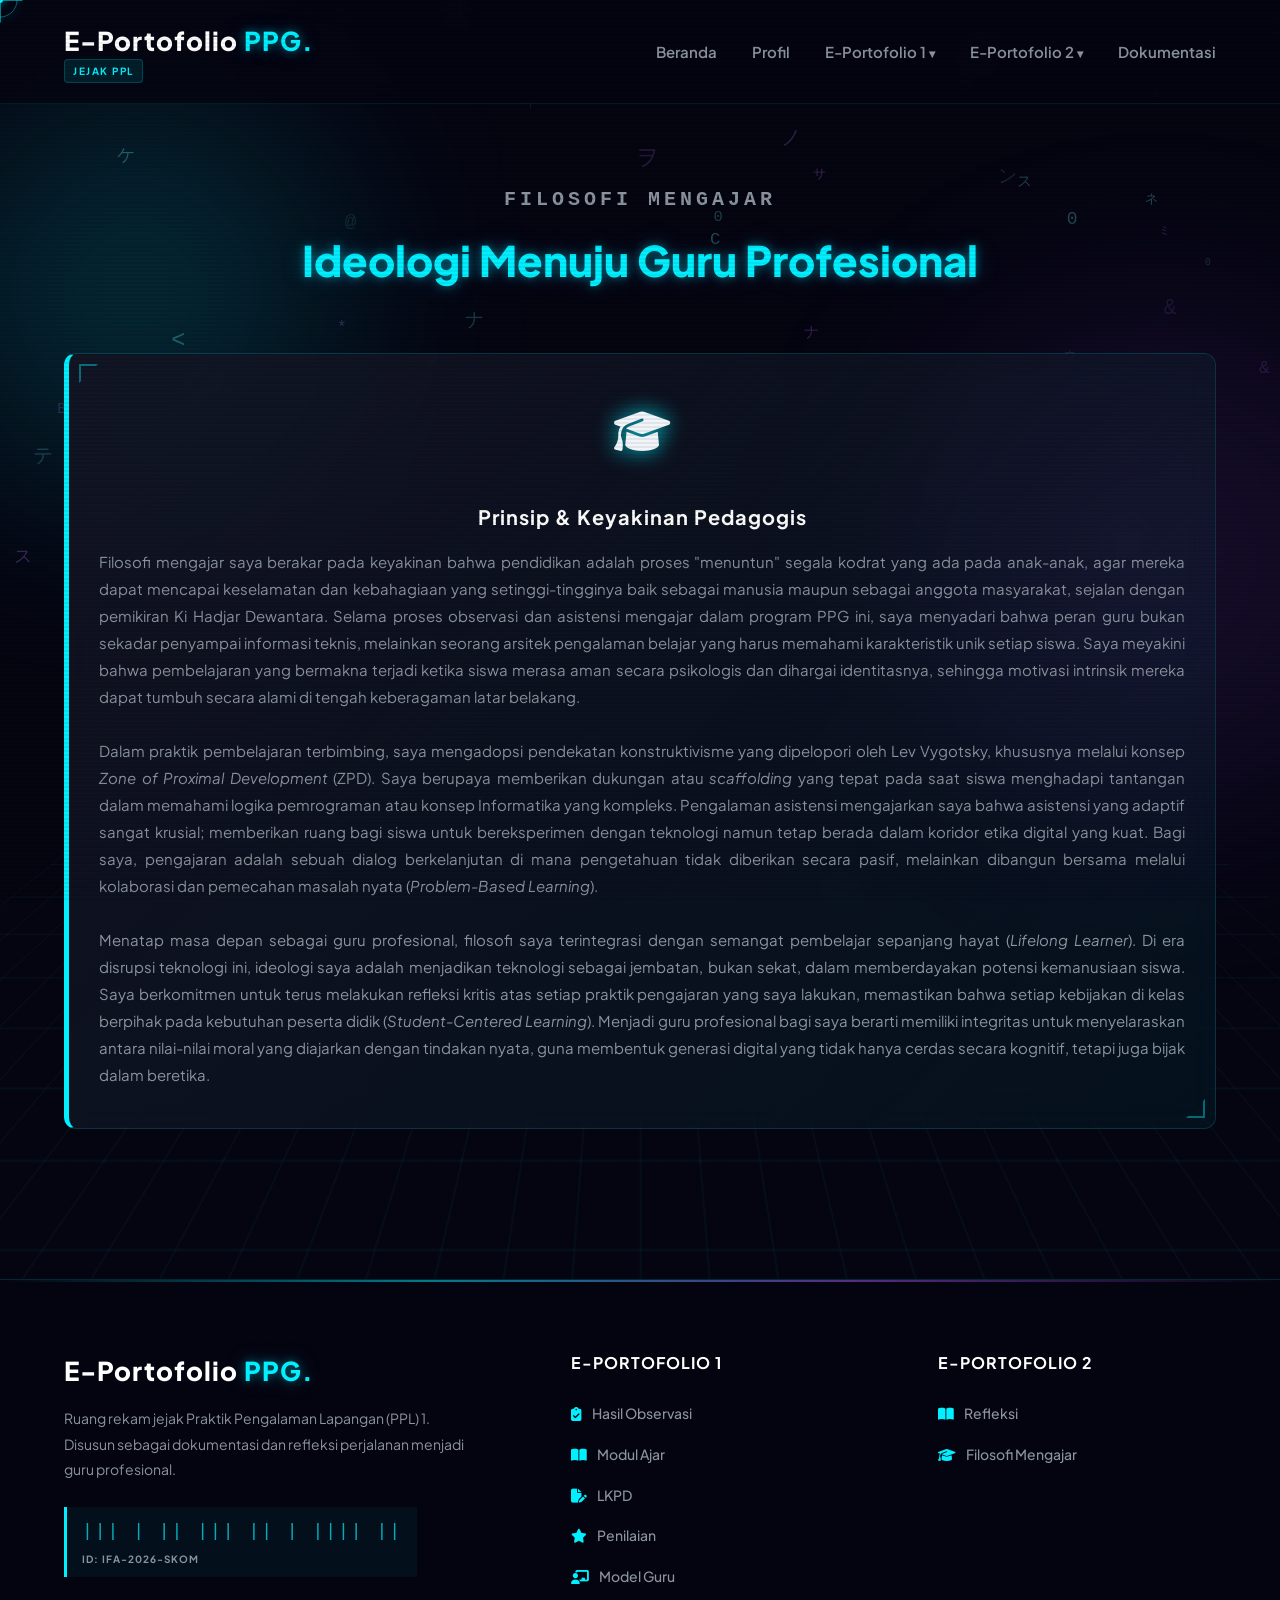
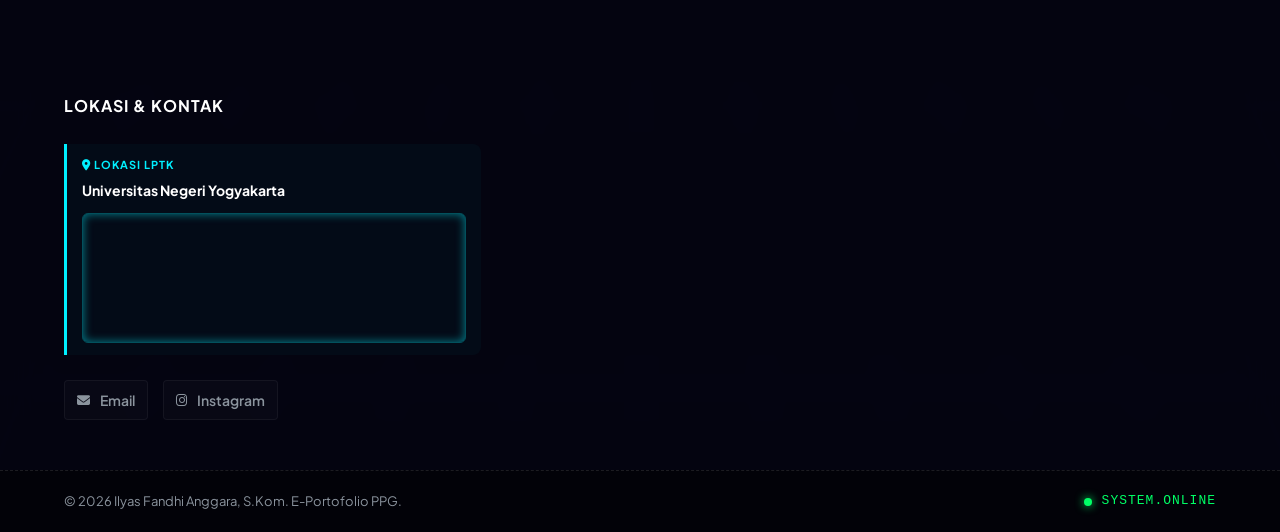
<file: filosofi.html>
<!doctype html>
<html lang="id">
  <head>
    <meta charset="UTF-8" />
    <meta name="viewport" content="width=device-width, initial-scale=1.0" />
    <title>Model Guru | E-Portofolio PPG</title>
    <link rel="preconnect" href="https://fonts.googleapis.com" />
    <link rel="preconnect" href="https://fonts.gstatic.com" crossorigin />
    <link href="https://fonts.googleapis.com/css2?family=Plus+Jakarta+Sans:wght@300;400;500;600;700;800&display=swap" rel="stylesheet" />
    <link rel="stylesheet" href="Css/modelguru.css" />
    <link rel="shortcut icon" href="Images/logo_uny.png" type="image/x-icon" />
    <link rel="stylesheet" href="https://cdnjs.cloudflare.com/ajax/libs/font-awesome/6.5.1/css/all.min.css" />
  </head>
  <body>
    <div class="cyber-cursor-dot" id="cursor-dot"></div>
    <div class="cyber-cursor-ring" id="cursor-ring"></div>

    <div class="scanlines"></div>

    <div class="bg-grid-cyber"></div>
    <div class="bg-gradient-wrapper">
      <div class="orb orb-1"></div>
      <div class="orb orb-2"></div>
    </div>

    <canvas id="neural-data-particle"></canvas>

    <header>
      <div class="container header-container">
        <div class="logo-wrapper">
          <h2 class="logo">E-Portofolio<span class="neon-text flicker"> PPG.</span></h2>
          <span class="cyber-badge">JEJAK PPL</span>
        </div>

        <nav>
          <div class="menu-toggle" id="mobile-menu"><span class="bar"></span><span class="bar"></span><span class="bar"></span></div>
          <ul class="nav-links" id="nav-links">
            <li><a href="index.html">Beranda</a></li>
            <li><a href="profil.html">Profil</a></li>

            <li class="dropdown">
              <a href="#dokumen" class="dropbtn">E-Portofolio 1 <span class="arrow">&#9662;</span> </a>
              <ul class="dropdown-content">
                <li>
                  <a href="observasi.html"><i class="fa-solid fa-clipboard-check"></i> Hasil Observasi</a>
                </li>
                <li>
                  <a href="modul.html"><i class="fa-solid fa-book-open"></i> Modul Ajar</a>
                </li>
                <li>
                  <a href="lkpd.html"><i class="fa-solid fa-file-pen"></i> LKPD</a>
                </li>
                <li>
                  <a href="penilaian.html"><i class="fa-solid fa-star"></i> Penilaian</a>
                </li>
                <li>
                  <a href="modelguru.html"><i class="fa-solid fa-chalkboard-user"></i> Model Guru</a>
                </li>
              </ul>
            </li>
            <li class="dropdown">
              <a href="#dokumen" class="dropbtn">E-Portofolio 2 <span class="arrow">&#9662;</span> </a>
              <ul class="dropdown-content">
                <li>
                  <a href="refleksi.html"><i class="fa-solid fa-book-open"></i> Refleksi</a>
                </li>
                <li>
                  <a href="filosofi.html"><i class="fa-solid fa-graduation-cap"></i> Filosofi Mengajar</a>
                </li>
              </ul>
            </li>
            <li>
              <a href="dokumentasi.html"> Dokumentasi</a>
            </li>
          </ul>
        </nav>
      </div>
    </header>

    <main class="container page-content">
      <section class="vision-header reveal">
        <h1 class="page-title">Filosofi Mengajar</h1>
        <h2 class="page-subtitle"><span class="neon-text flicker">Ideologi Menuju Guru Profesional</span></h2>
      </section>

      <section class="mission-section reveal">
        <div class="cyber-card mission-card">
          <div class="card-glow"></div>
          <div class="card-icon">
            <span class="card-icon"><i class="fa-solid fa-graduation-cap"></i></span>
          </div>
          <h3 class="card-title">Prinsip & Keyakinan Pedagogis</h3>
          <div class="card-desc" style="text-align: justify; line-height: 1.8">
            <p>
              Filosofi mengajar saya berakar pada keyakinan bahwa pendidikan adalah proses "menuntun" segala kodrat yang ada pada anak-anak, agar mereka dapat mencapai keselamatan dan kebahagiaan yang setinggi-tingginya baik sebagai manusia
              maupun sebagai anggota masyarakat, sejalan dengan pemikiran Ki Hadjar Dewantara. Selama proses observasi dan asistensi mengajar dalam program PPG ini, saya menyadari bahwa peran guru bukan sekadar penyampai informasi teknis,
              melainkan seorang arsitek pengalaman belajar yang harus memahami karakteristik unik setiap siswa. Saya meyakini bahwa pembelajaran yang bermakna terjadi ketika siswa merasa aman secara psikologis dan dihargai identitasnya,
              sehingga motivasi intrinsik mereka dapat tumbuh secara alami di tengah keberagaman latar belakang.
            </p>
            <br />
            <p>
              Dalam praktik pembelajaran terbimbing, saya mengadopsi pendekatan konstruktivisme yang dipelopori oleh Lev Vygotsky, khususnya melalui konsep <i>Zone of Proximal Development</i> (ZPD). Saya berupaya memberikan dukungan atau
              <i>scaffolding</i> yang tepat pada saat siswa menghadapi tantangan dalam memahami logika pemrograman atau konsep Informatika yang kompleks. Pengalaman asistensi mengajarkan saya bahwa asistensi yang adaptif sangat krusial;
              memberikan ruang bagi siswa untuk bereksperimen dengan teknologi namun tetap berada dalam koridor etika digital yang kuat. Bagi saya, pengajaran adalah sebuah dialog berkelanjutan di mana pengetahuan tidak diberikan secara
              pasif, melainkan dibangun bersama melalui kolaborasi dan pemecahan masalah nyata (<i>Problem-Based Learning</i>).
            </p>
            <br />
            <p>
              Menatap masa depan sebagai guru profesional, filosofi saya terintegrasi dengan semangat pembelajar sepanjang hayat (<i>Lifelong Learner</i>). Di era disrupsi teknologi ini, ideologi saya adalah menjadikan teknologi sebagai
              jembatan, bukan sekat, dalam memberdayakan potensi kemanusiaan siswa. Saya berkomitmen untuk terus melakukan refleksi kritis atas setiap praktik pengajaran yang saya lakukan, memastikan bahwa setiap kebijakan di kelas berpihak
              pada kebutuhan peserta didik (<i>Student-Centered Learning</i>). Menjadi guru profesional bagi saya berarti memiliki integritas untuk menyelaraskan antara nilai-nilai moral yang diajarkan dengan tindakan nyata, guna membentuk
              generasi digital yang tidak hanya cerdas secara kognitif, tetapi juga bijak dalam beretika.
            </p>
          </div>
        </div>
      </section>
    </main>

    <footer class="cyber-footer">
      <div class="footer-glow-line"></div>

      <div class="container footer-content reveal">
        <div class="footer-brand">
          <h2 class="logo">E-Portofolio<span class="neon-text flicker"> PPG.</span></h2>
          <p class="cyber-desc">Ruang rekam jejak Praktik Pengalaman Lapangan (PPL) 1. Disusun sebagai dokumentasi dan refleksi perjalanan menjadi guru profesional.</p>
          <div class="hologram-barcode">
            <span>||| | || ||| || | |||| ||</span>
            <p>ID: IFA-2026-SKOM</p>
          </div>
        </div>

        <div class="footer-links">
          <h4>E-Portofolio 1</h4>
          <ul>
            <li>
              <a href="observasi.html"><i class="fa-solid fa-clipboard-check"></i> Hasil Observasi</a>
            </li>
            <li>
              <a href="modul.html"><i class="fa-solid fa-book-open"></i> Modul Ajar</a>
            </li>
            <li>
              <a href="lkpd.html"><i class="fa-solid fa-file-pen"></i> LKPD</a>
            </li>
            <li>
              <a href="penilaian.html"><i class="fa-solid fa-star"></i> Penilaian</a>
            </li>
            <li>
              <a href="modelguru.html"><i class="fa-solid fa-chalkboard-user"></i> Model Guru</a>
            </li>
          </ul>
        </div>

        <div class="footer-links">
          <h4>E-Portofolio 2</h4>
          <ul>
            <li>
              <a href="refleksi.html"><i class="fa-solid fa-book-open"></i> Refleksi</a>
            </li>
            <li>
              <a href="filosofi.html"><i class="fa-solid fa-graduation-cap"></i> Filosofi Mengajar</a>
            </li>
          </ul>
        </div>

        <div class="footer-social">
          <h4>LOKASI & KONTAK</h4>

          <div class="cyber-location">
            <span><i class="fa-solid fa-location-dot"></i> LOKASI LPTK</span>
            <strong>Universitas Negeri Yogyakarta</strong>

            <div class="map-wrapper">
              <iframe
                src="https://maps.google.com/maps?q=Universitas+Negeri+Yogyakarta&t=&z=15&ie=UTF8&iwloc=&output=embed"
                width="100%"
                height="130"
                style="border: 0"
                allowfullscreen=""
                loading="lazy"
                referrerpolicy="no-referrer-when-downgrade"
              >
              </iframe>
            </div>
          </div>

          <div class="social-grid">
            <a href="mailto:ilyasfandhianggara@gmail.com" class="social-btn">
              <i class="fa-solid fa-envelope"></i>
              <span class="btn-label">Email</span>
            </a>
            <a href="https://www.instagram.com/fandhidk17/" target="_blank" class="social-btn">
              <i class="fa-brands fa-instagram"></i>
              <span class="btn-label">Instagram</span>
            </a>
          </div>
        </div>
      </div>

      <div class="footer-bottom">
        <div class="container bottom-flex">
          <p>&copy; 2026 Ilyas Fandhi Anggara, S.Kom. E-Portofolio PPG.</p>
          <div class="system-status"><span class="status-dot pulse-dot"></span> SYSTEM.ONLINE</div>
        </div>
      </div>
    </footer>

    <script>
      // Hamburger Menu Mobile
      const mobileMenu = document.getElementById("mobile-menu");
      const navLinks = document.getElementById("nav-links");
      mobileMenu.addEventListener("click", () => {
        navLinks.classList.toggle("active");
      });

      // Scroll Reveal Animasi (WOW! Effect)
      function reveal() {
        var reveals = document.querySelectorAll(".reveal");
        for (var i = 0; i < reveals.length; i++) {
          var windowHeight = window.innerHeight;
          var elementTop = reveals[i].getBoundingClientRect().top;
          var elementVisible = 100; // Mulai animasi ketika 100px elemen terlihat
          if (elementTop < windowHeight - elementVisible) {
            reveals[i].classList.add("active");
          }
        }
      }
      window.addEventListener("scroll", reveal);
      reveal(); // Jalankan sekali saat halaman pertama load

      // ==========================================
      // CYBER CURSOR & RADAR LOGIC
      // ==========================================
      const cursorDot = document.getElementById("cursor-dot");
      const cursorRing = document.getElementById("cursor-ring");

      // Deteksi jika perangkat ini adalah Desktop (bukan HP)
      const isDesktop = window.matchMedia("(min-width: 768px)").matches;

      if (isDesktop) {
        // 1. Menggerakkan Kursor mengikuti Mouse
        window.addEventListener("mousemove", (e) => {
          // Titik inti bergerak instan
          cursorDot.style.left = `${e.clientX}px`;
          cursorDot.style.top = `${e.clientY}px`;

          // Cincin radar mengikuti dengan efek "mengekor" yang sangat mulus
          cursorRing.animate(
            {
              left: `${e.clientX}px`,
              top: `${e.clientY}px`,
            },
            { duration: 150, fill: "forwards" },
          );
        });

        // 2. Efek Interaktif saat menyentuh link/tombol
        // Cari semua elemen yang bisa diklik
        const interactables = document.querySelectorAll("a, button, .social-btn, .nav-links li");

        interactables.forEach((el) => {
          el.addEventListener("mouseenter", () => {
            document.body.classList.add("cursor-hover-active");
          });
          el.addEventListener("mouseleave", () => {
            document.body.classList.remove("cursor-hover-active");
          });
        });
      }
      // =============================================
      // NEURAL DATA STREAM PARTICLE (DIGITAL RAIN)
      // =============================================
      (function () {
        const canvas = document.getElementById("neural-data-particle");
        if (!canvas) return; // Berhenti jika canvas tidak ada (fallback)
        const ctx = canvas.getContext("2d");

        let width, height;
        let particles = [];

        // Karakter acak ala Matrix / Data Stream
        const chars = "アイウエオカキクケコサシスセソタチツテトナニヌネノハヒフヘホマミムメモヤユヨラリルレロワヲン0123456789ABCDEF<>/{}[]|?*#@%&";

        // Konfigurasi partikel
        const PARTICLE_COUNT = 80; // Jumlah titik/partikel
        const FONT_SIZE = 14;
        const SPEED_MIN = 0.4;
        const SPEED_MAX = 1.2;

        function resizeCanvas() {
          width = window.innerWidth;
          height = window.innerHeight;
          canvas.width = width;
          canvas.height = height;
          initParticles(); // Regenerasi partikel saat resize
        }

        class Particle {
          constructor() {
            this.reset(true);
          }

          // Reset posisi & properti (digunakan saat inisialisasi dan saat partikel keluar layar)
          reset(initial = false) {
            this.x = Math.random() * width;
            // Jika partikel baru (inisialisasi), sebarkan secara vertikal agar tidak numpuk di atas
            this.y = initial ? Math.random() * height : -10;
            this.char = chars[Math.floor(Math.random() * chars.length)];
            this.speed = Math.random() * (SPEED_MAX - SPEED_MIN) + SPEED_MIN;
            this.fontSize = Math.random() * 14 + 10; // Variasi ukuran
            this.opacity = Math.random() * 0.5 + 0.3;
            // Warna kebiruan/ungu acak
            const hue = Math.random() > 0.5 ? 185 : 270; // Cyan atau Ungu
            this.color = `hsla(${hue}, 90%, 70%, ${this.opacity})`;
          }

          update() {
            this.y += this.speed;
            // Reset jika melewati layar
            if (this.y > height + 20) {
              this.reset();
            }
          }

          draw() {
            ctx.font = `${this.fontSize}px "Courier New", monospace`;
            ctx.fillStyle = this.color;
            ctx.fillText(this.char, this.x, this.y);
          }
        }

        function initParticles() {
          particles = [];
          for (let i = 0; i < PARTICLE_COUNT; i++) {
            particles.push(new Particle());
          }
        }

        function animateParticles() {
          ctx.clearRect(0, 0, width, height);

          for (let p of particles) {
            p.update();
            p.draw();
          }

          requestAnimationFrame(animateParticles);
        }

        // Event Listener
        window.addEventListener("resize", resizeCanvas);

        // Inisialisasi Awal & Mulai Animasi
        resizeCanvas();
        animateParticles();
      })();
    </script>
  </body>
</html>
</file>
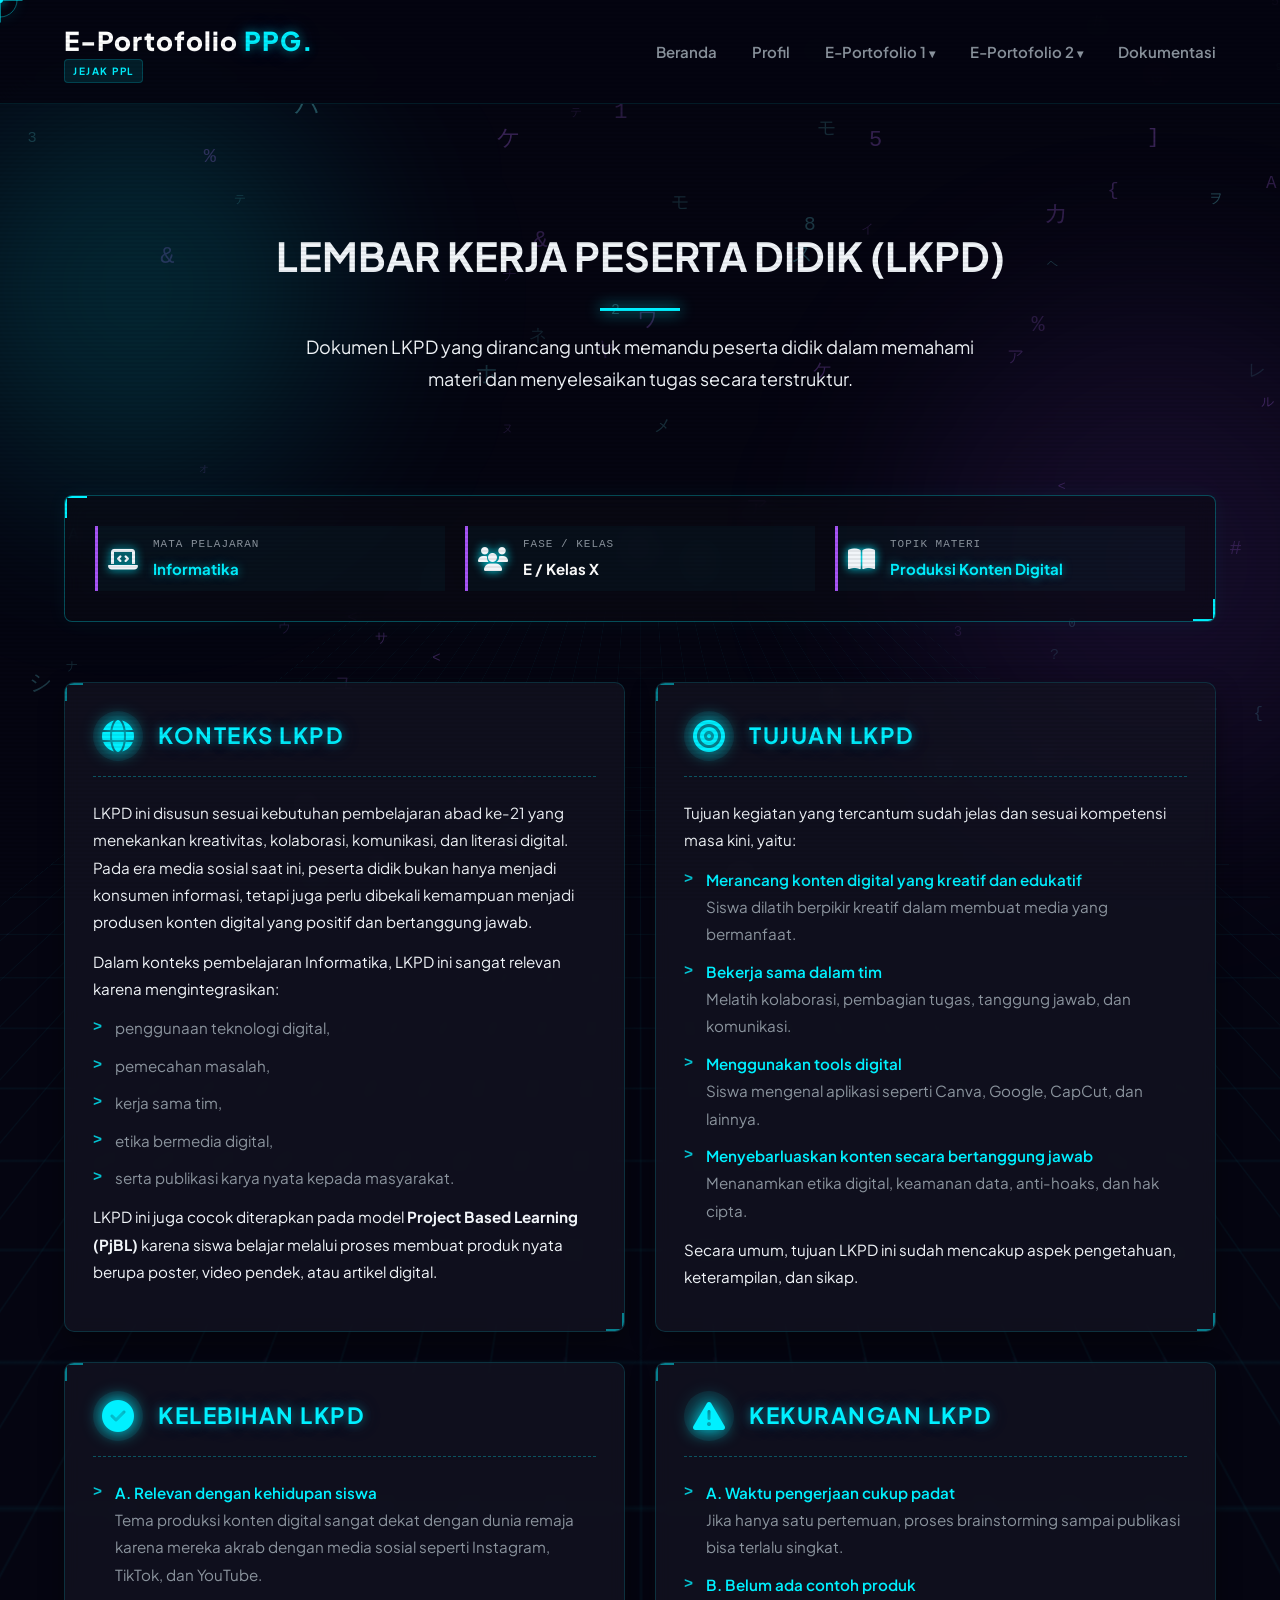
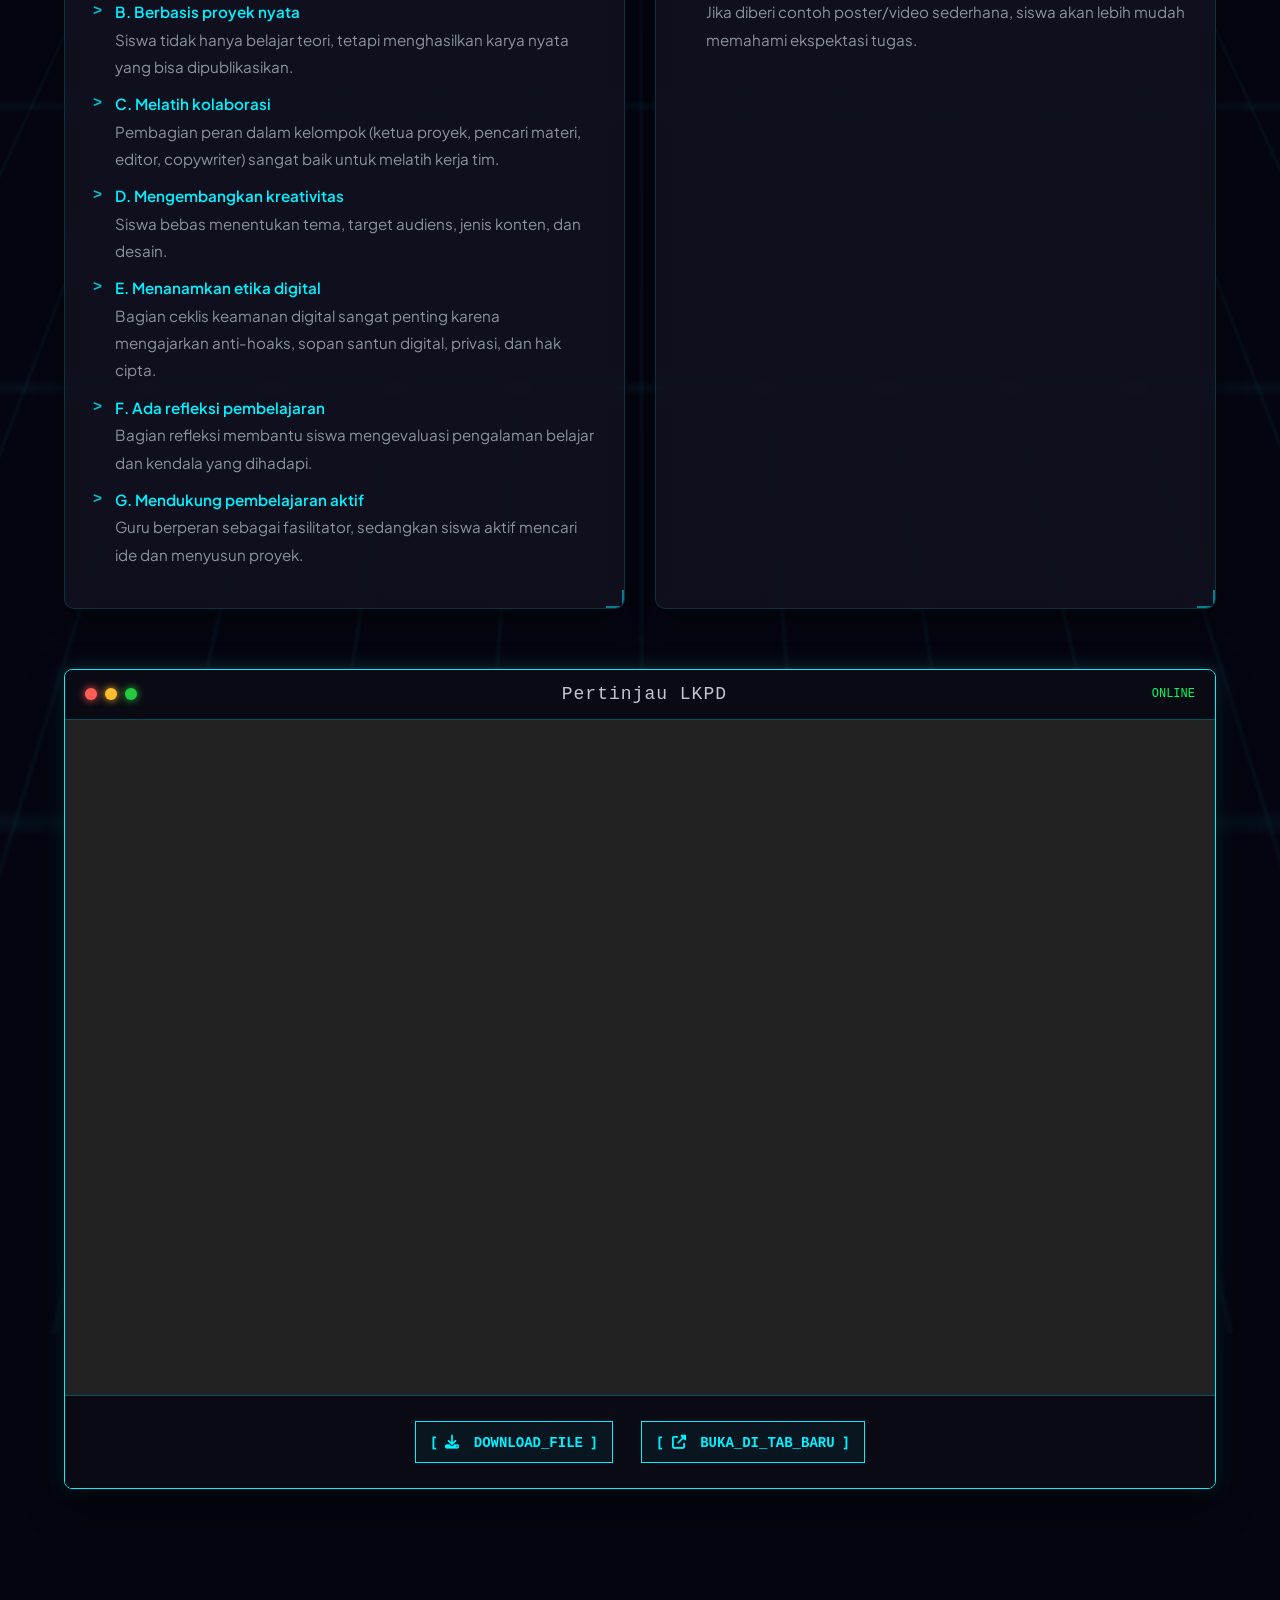
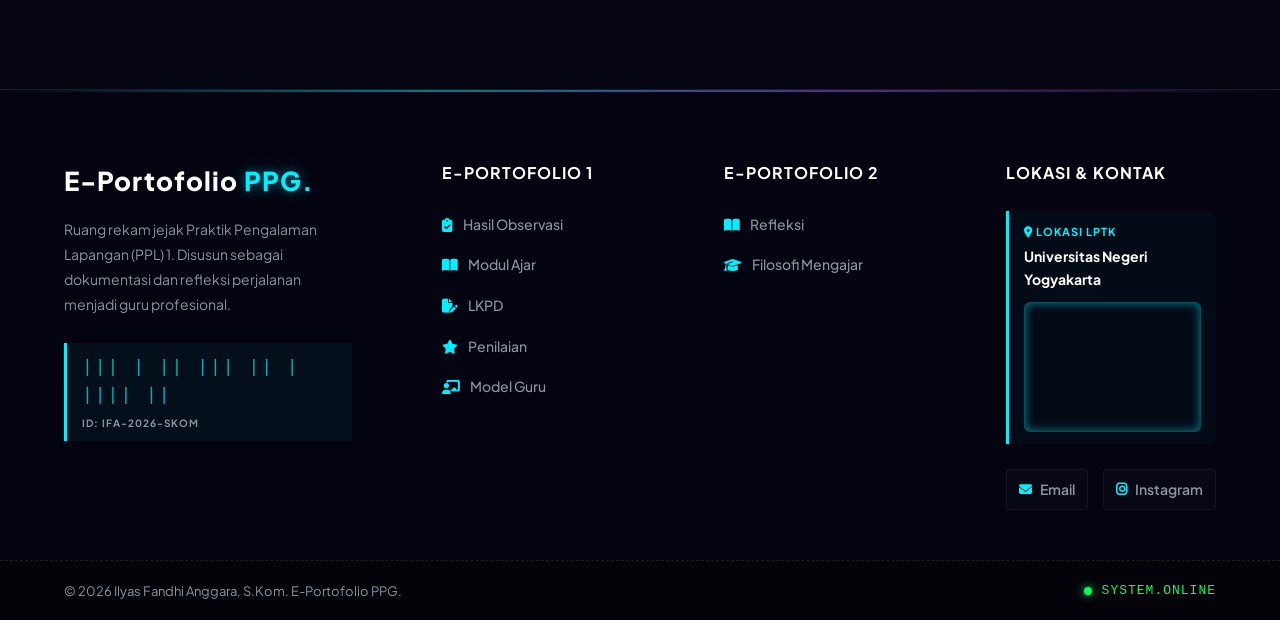
<file: lkpd.html>
<!doctype html>
<html lang="id">
  <head>
    <meta charset="UTF-8" />
    <meta name="viewport" content="width=device-width, initial-scale=1.0" />
    <title>LKPD | E-Portofolio PPG</title>
    <link rel="preconnect" href="https://fonts.googleapis.com" />
    <link rel="preconnect" href="https://fonts.gstatic.com" crossorigin />
    <link href="https://fonts.googleapis.com/css2?family=Plus+Jakarta+Sans:wght@300;400;500;600;700;800&display=swap" rel="stylesheet" />
    <link rel="stylesheet" href="Css/lkpd.css" />
    <link rel="shortcut icon" href="Images/logo_uny.png" type="Logo UNY" />
    <link rel="stylesheet" href="https://cdnjs.cloudflare.com/ajax/libs/font-awesome/6.5.1/css/all.min.css" />
  </head>
  <body>
    <div class="cyber-cursor-dot" id="cursor-dot"></div>
    <div class="cyber-cursor-ring" id="cursor-ring"></div>

    <div class="scanlines"></div>

    <div class="bg-grid-cyber"></div>
    <div class="bg-gradient-wrapper">
      <div class="orb orb-1"></div>
      <div class="orb orb-2"></div>
    </div>

    <canvas id="neural-data-particle"></canvas>

    <header>
      <div class="container header-container">
        <div class="logo-wrapper">
          <h2 class="logo">E-Portofolio<span class="neon-text flicker"> PPG.</span></h2>
          <span class="cyber-badge">JEJAK PPL</span>
        </div>

        <nav>
          <div class="menu-toggle" id="mobile-menu"><span class="bar"></span><span class="bar"></span><span class="bar"></span></div>
          <ul class="nav-links" id="nav-links">
            <li><a href="index.html">Beranda</a></li>
            <li><a href="profil.html">Profil</a></li>

            <li class="dropdown">
              <a href="#dokumen" class="dropbtn">E-Portofolio 1 <span class="arrow">&#9662;</span> </a>
              <ul class="dropdown-content">
                <li>
                  <a href="observasi.html"><i class="fa-solid fa-clipboard-check"></i> Hasil Observasi</a>
                </li>
                <li>
                  <a href="modul.html"><i class="fa-solid fa-book-open"></i> Modul Ajar</a>
                </li>
                <li>
                  <a href="lkpd.html"><i class="fa-solid fa-file-pen"></i> LKPD</a>
                </li>
                <li>
                  <a href="penilaian.html"><i class="fa-solid fa-star"></i> Penilaian</a>
                </li>
                <li>
                  <a href="modelguru.html"><i class="fa-solid fa-chalkboard-user"></i> Model Guru</a>
                </li>
              </ul>
            </li>
            <li class="dropdown">
              <a href="#dokumen" class="dropbtn">E-Portofolio 2 <span class="arrow">&#9662;</span> </a>
              <ul class="dropdown-content">
                <li>
                  <a href="refleksi.html"><i class="fa-solid fa-book-open"></i> Refleksi</a>
                </li>
                <li>
                  <a href="filosofi.html"><i class="fa-solid fa-graduation-cap"></i> Filosofi Mengajar</a>
                </li>
              </ul>
            </li>
            <li>
              <a href="dokumentasi.html"> Dokumentasi</a>
            </li>
          </ul>
        </nav>
      </div>
    </header>

    <main>
      <section class="section observasi-header" style="padding: 120px 0 50px">
        <div class="container reveal">
          <div class="section-header text-center" style="margin-bottom: 50px">
            <h2 class="section-title glitch-text" data-text="OBSERVASI PPL 1">Lembar Kerja Peserta Didik (LKPD)</h2>
            <div class="title-divider" style="width: 80px; height: 3px; background: var(--primary); margin: 20px auto; box-shadow: 0 0 15px var(--primary)"></div>
            <p class="cyber-desc">Dokumen LKPD yang dirancang untuk memandu peserta didik dalam memahami materi dan menyelesaikan tugas secara terstruktur.</p>
          </div>
        </div>
      </section>

      <section class="section" style="padding: 0 0 40px">
        <div class="container reveal">
          <div class="meta-terminal">
            <div class="meta-item">
              <span class="meta-icon"><i class="fa-solid fa-laptop-code"></i></span>
              <div class="meta-text">
                <span class="meta-label">MATA PELAJARAN</span>
                <span class="meta-value primary-glow">Informatika</span>
              </div>
            </div>

            <div class="meta-item">
              <span class="meta-icon"><i class="fa-solid fa-users"></i></span>
              <div class="meta-text">
                <span class="meta-label">FASE / KELAS</span>
                <span class="meta-value">E / Kelas X</span>
              </div>
            </div>

            <div class="meta-item">
              <span class="meta-icon"><i class="fa-solid fa-book-open"></i></span>
              <div class="meta-text">
                <span class="meta-label">TOPIK MATERI</span>
                <span class="meta-value primary-glow">Produksi Konten Digital</span>
              </div>
            </div>
          </div>
        </div>
      </section>

      <section class="section lkpd-content-section" style="padding: 0 0 60px">
        <div class="container">
          <div class="lkpd-card-grid">
            <!-- 1. Konteks LKPD -->
            <div class="lkpd-cyber-card reveal">
              <div class="card-header">
                <span class="card-icon"><i class="fa-solid fa-globe"></i></span>
                <h3 class="card-title neon-text">KONTEKS LKPD</h3>
              </div>
              <div class="card-body">
                <p>
                  LKPD ini disusun sesuai kebutuhan pembelajaran abad ke-21 yang menekankan kreativitas, kolaborasi, komunikasi, dan literasi digital. Pada era media sosial saat ini, peserta didik bukan hanya menjadi konsumen informasi,
                  tetapi juga perlu dibekali kemampuan menjadi produsen konten digital yang positif dan bertanggung jawab.
                </p>
                <p>Dalam konteks pembelajaran Informatika, LKPD ini sangat relevan karena mengintegrasikan:</p>
                <ul class="cyber-list">
                  <li>penggunaan teknologi digital,</li>
                  <li>pemecahan masalah,</li>
                  <li>kerja sama tim,</li>
                  <li>etika bermedia digital,</li>
                  <li>serta publikasi karya nyata kepada masyarakat.</li>
                </ul>
                <p>LKPD ini juga cocok diterapkan pada model <strong>Project Based Learning (PjBL)</strong> karena siswa belajar melalui proses membuat produk nyata berupa poster, video pendek, atau artikel digital.</p>
              </div>
            </div>

            <!-- 2. Tujuan LKPD -->
            <div class="lkpd-cyber-card reveal">
              <div class="card-header">
                <span class="card-icon"><i class="fa-solid fa-bullseye"></i></span>
                <h3 class="card-title neon-text">TUJUAN LKPD</h3>
              </div>
              <div class="card-body">
                <p>Tujuan kegiatan yang tercantum sudah jelas dan sesuai kompetensi masa kini, yaitu:</p>
                <ul class="cyber-list">
                  <li><strong>Merancang konten digital yang kreatif dan edukatif</strong><br />Siswa dilatih berpikir kreatif dalam membuat media yang bermanfaat.</li>
                  <li><strong>Bekerja sama dalam tim</strong><br />Melatih kolaborasi, pembagian tugas, tanggung jawab, dan komunikasi.</li>
                  <li><strong>Menggunakan tools digital</strong><br />Siswa mengenal aplikasi seperti Canva, Google, CapCut, dan lainnya.</li>
                  <li><strong>Menyebarluaskan konten secara bertanggung jawab</strong><br />Menanamkan etika digital, keamanan data, anti-hoaks, dan hak cipta.</li>
                </ul>
                <p>Secara umum, tujuan LKPD ini sudah mencakup aspek pengetahuan, keterampilan, dan sikap.</p>
              </div>
            </div>

            <!-- 3. Kelebihan LKPD -->
            <div class="lkpd-cyber-card reveal">
              <div class="card-header">
                <span class="card-icon"><i class="fa-solid fa-circle-check"></i></span>
                <h3 class="card-title neon-text">KELEBIHAN LKPD</h3>
              </div>
              <div class="card-body">
                <ul class="cyber-list">
                  <li><strong>A. Relevan dengan kehidupan siswa</strong><br />Tema produksi konten digital sangat dekat dengan dunia remaja karena mereka akrab dengan media sosial seperti Instagram, TikTok, dan YouTube.</li>
                  <li><strong>B. Berbasis proyek nyata</strong><br />Siswa tidak hanya belajar teori, tetapi menghasilkan karya nyata yang bisa dipublikasikan.</li>
                  <li><strong>C. Melatih kolaborasi</strong><br />Pembagian peran dalam kelompok (ketua proyek, pencari materi, editor, copywriter) sangat baik untuk melatih kerja tim.</li>
                  <li><strong>D. Mengembangkan kreativitas</strong><br />Siswa bebas menentukan tema, target audiens, jenis konten, dan desain.</li>
                  <li><strong>E. Menanamkan etika digital</strong><br />Bagian ceklis keamanan digital sangat penting karena mengajarkan anti-hoaks, sopan santun digital, privasi, dan hak cipta.</li>
                  <li><strong>F. Ada refleksi pembelajaran</strong><br />Bagian refleksi membantu siswa mengevaluasi pengalaman belajar dan kendala yang dihadapi.</li>
                  <li><strong>G. Mendukung pembelajaran aktif</strong><br />Guru berperan sebagai fasilitator, sedangkan siswa aktif mencari ide dan menyusun proyek.</li>
                </ul>
              </div>
            </div>

            <!-- 4. Kekurangan LKPD -->
            <div class="lkpd-cyber-card reveal">
              <div class="card-header">
                <span class="card-icon"><i class="fa-solid fa-triangle-exclamation"></i></span>
                <h3 class="card-title neon-text">KEKURANGAN LKPD</h3>
              </div>
              <div class="card-body">
                <ul class="cyber-list">
                  <li><strong>A. Waktu pengerjaan cukup padat</strong><br />Jika hanya satu pertemuan, proses brainstorming sampai publikasi bisa terlalu singkat.</li>
                  <li><strong>B. Belum ada contoh produk</strong><br />Jika diberi contoh poster/video sederhana, siswa akan lebih mudah memahami ekspektasi tugas.</li>
                </ul>
              </div>
            </div>
          </div>
        </div>
      </section>

      <section class="section pdf-section" style="padding: 0 0 100px">
        <div class="container reveal">
          <div class="pdf-terminal-wrapper">
            <div class="terminal-header">
              <div class="terminal-dots">
                <span class="dot red"></span>
                <span class="dot yellow"></span>
                <span class="dot green"></span>
              </div>
              <div class="terminal-title">Pertinjau LKPD</div>
              <div class="terminal-status pulse-dot">ONLINE</div>
            </div>

            <div class="pdf-container">
              <iframe src="Dokumen/LKPD.pdf" class="cyber-pdf-frame" title="Dokumen Hasil Observasi">
                <p>Browser Anda tidak mendukung iframe PDF. <a href="Dokumen/LKPD.pdf">Download PDF</a></p>
              </iframe>
            </div>

            <div class="terminal-footer">
              <a href="Dokumen/LKPD.pdf" download="Hasil_Observasi_Lingkungan_Belajar_Ilyas.pdf" class="cyber-download-btn">
                <span class="btn-bracket">[</span>
                <i class="fa-solid fa-download"></i> DOWNLOAD_FILE
                <span class="btn-bracket">]</span>
              </a>
              <a href="Dokumen/LKPD.pdf" target="_blank" class="cyber-download-btn" style="margin-left: 15px">
                <span class="btn-bracket">[</span>
                <i class="fa-solid fa-up-right-from-square"></i> BUKA_DI_TAB_BARU
                <span class="btn-bracket">]</span>
              </a>
            </div>
          </div>
        </div>
      </section>
    </main>

    <footer class="cyber-footer">
      <div class="footer-glow-line"></div>

      <div class="container footer-content reveal">
        <div class="footer-brand">
          <h2 class="logo">E-Portofolio<span class="neon-text flicker"> PPG.</span></h2>
          <p class="cyber-desc">Ruang rekam jejak Praktik Pengalaman Lapangan (PPL) 1. Disusun sebagai dokumentasi dan refleksi perjalanan menjadi guru profesional.</p>
          <div class="hologram-barcode">
            <span>||| | || ||| || | |||| ||</span>
            <p>ID: IFA-2026-SKOM</p>
          </div>
        </div>

        <div class="footer-links">
          <h4>E-Portofolio 1</h4>
          <ul>
            <li>
              <a href="observasi.html"><i class="fa-solid fa-clipboard-check"></i> Hasil Observasi</a>
            </li>
            <li>
              <a href="modul.html"><i class="fa-solid fa-book-open"></i> Modul Ajar</a>
            </li>
            <li>
              <a href="lkpd.html"><i class="fa-solid fa-file-pen"></i> LKPD</a>
            </li>
            <li>
              <a href="penilaian.html"><i class="fa-solid fa-star"></i> Penilaian</a>
            </li>
            <li>
              <a href="modelguru.html"><i class="fa-solid fa-chalkboard-user"></i> Model Guru</a>
            </li>
          </ul>
        </div>

        <div class="footer-links">
          <h4>E-Portofolio 2</h4>
          <ul>
            <li>
              <a href="refleksi.html"><i class="fa-solid fa-book-open"></i> Refleksi</a>
            </li>
            <li>
              <a href="filosofi.html"><i class="fa-solid fa-graduation-cap"></i> Filosofi Mengajar</a>
            </li>
          </ul>
        </div>

        <div class="footer-social">
          <h4>LOKASI & KONTAK</h4>

          <div class="cyber-location">
            <span><i class="fa-solid fa-location-dot"></i> LOKASI LPTK</span>
            <strong>Universitas Negeri Yogyakarta</strong>

            <div class="map-wrapper">
              <iframe
                src="https://maps.google.com/maps?q=Universitas+Negeri+Yogyakarta&t=&z=15&ie=UTF8&iwloc=&output=embed"
                width="100%"
                height="130"
                style="border: 0"
                allowfullscreen=""
                loading="lazy"
                referrerpolicy="no-referrer-when-downgrade"
              >
              </iframe>
            </div>
          </div>

          <div class="social-grid">
            <a href="mailto:ilyasfandhianggara@gmail.com" class="social-btn">
              <i class="fa-solid fa-envelope"></i>
              <span class="btn-label">Email</span>
            </a>
            <a href="https://www.instagram.com/fandhidk17/" target="_blank" class="social-btn">
              <i class="fa-brands fa-instagram"></i>
              <span class="btn-label">Instagram</span>
            </a>
          </div>
        </div>
      </div>

      <div class="footer-bottom">
        <div class="container bottom-flex">
          <p>&copy; 2026 Ilyas Fandhi Anggara, S.Kom. E-Portofolio PPG.</p>
          <div class="system-status"><span class="status-dot pulse-dot"></span> SYSTEM.ONLINE</div>
        </div>
      </div>
    </footer>

    <script>
      // Hamburger Menu Mobile
      const mobileMenu = document.getElementById("mobile-menu");
      const navLinks = document.getElementById("nav-links");
      mobileMenu.addEventListener("click", () => {
        navLinks.classList.toggle("active");
      });

      // Scroll Reveal Animasi (WOW! Effect)
      function reveal() {
        var reveals = document.querySelectorAll(".reveal");
        for (var i = 0; i < reveals.length; i++) {
          var windowHeight = window.innerHeight;
          var elementTop = reveals[i].getBoundingClientRect().top;
          var elementVisible = 100; // Mulai animasi ketika 100px elemen terlihat
          if (elementTop < windowHeight - elementVisible) {
            reveals[i].classList.add("active");
          }
        }
      }
      window.addEventListener("scroll", reveal);
      reveal(); // Jalankan sekali saat halaman pertama load

      // ==========================================
      // CYBER CURSOR & RADAR LOGIC
      // ==========================================
      const cursorDot = document.getElementById("cursor-dot");
      const cursorRing = document.getElementById("cursor-ring");

      // Deteksi jika perangkat ini adalah Desktop (bukan HP)
      const isDesktop = window.matchMedia("(min-width: 768px)").matches;

      if (isDesktop) {
        // 1. Menggerakkan Kursor mengikuti Mouse
        window.addEventListener("mousemove", (e) => {
          // Titik inti bergerak instan
          cursorDot.style.left = `${e.clientX}px`;
          cursorDot.style.top = `${e.clientY}px`;

          // Cincin radar mengikuti dengan efek "mengekor" yang sangat mulus
          cursorRing.animate(
            {
              left: `${e.clientX}px`,
              top: `${e.clientY}px`,
            },
            { duration: 150, fill: "forwards" },
          );
        });

        // 2. Efek Interaktif saat menyentuh link/tombol
        // Cari semua elemen yang bisa diklik
        const interactables = document.querySelectorAll("a, button, .social-btn, .nav-links li");

        interactables.forEach((el) => {
          el.addEventListener("mouseenter", () => {
            document.body.classList.add("cursor-hover-active");
          });
          el.addEventListener("mouseleave", () => {
            document.body.classList.remove("cursor-hover-active");
          });
        });
      }
      // =============================================
      // NEURAL DATA STREAM PARTICLE (DIGITAL RAIN)
      // =============================================
      (function () {
        const canvas = document.getElementById("neural-data-particle");
        if (!canvas) return; // Berhenti jika canvas tidak ada (fallback)
        const ctx = canvas.getContext("2d");

        let width, height;
        let particles = [];

        // Karakter acak ala Matrix / Data Stream
        const chars = "アイウエオカキクケコサシスセソタチツテトナニヌネノハヒフヘホマミムメモヤユヨラリルレロワヲン0123456789ABCDEF<>/{}[]|?*#@%&";

        // Konfigurasi partikel
        const PARTICLE_COUNT = 80; // Jumlah titik/partikel
        const FONT_SIZE = 14;
        const SPEED_MIN = 0.4;
        const SPEED_MAX = 1.2;

        function resizeCanvas() {
          width = window.innerWidth;
          height = window.innerHeight;
          canvas.width = width;
          canvas.height = height;
          initParticles(); // Regenerasi partikel saat resize
        }

        class Particle {
          constructor() {
            this.reset(true);
          }

          // Reset posisi & properti (digunakan saat inisialisasi dan saat partikel keluar layar)
          reset(initial = false) {
            this.x = Math.random() * width;
            // Jika partikel baru (inisialisasi), sebarkan secara vertikal agar tidak numpuk di atas
            this.y = initial ? Math.random() * height : -10;
            this.char = chars[Math.floor(Math.random() * chars.length)];
            this.speed = Math.random() * (SPEED_MAX - SPEED_MIN) + SPEED_MIN;
            this.fontSize = Math.random() * 14 + 10; // Variasi ukuran
            this.opacity = Math.random() * 0.5 + 0.3;
            // Warna kebiruan/ungu acak
            const hue = Math.random() > 0.5 ? 185 : 270; // Cyan atau Ungu
            this.color = `hsla(${hue}, 90%, 70%, ${this.opacity})`;
          }

          update() {
            this.y += this.speed;
            // Reset jika melewati layar
            if (this.y > height + 20) {
              this.reset();
            }
          }

          draw() {
            ctx.font = `${this.fontSize}px "Courier New", monospace`;
            ctx.fillStyle = this.color;
            ctx.fillText(this.char, this.x, this.y);
          }
        }

        function initParticles() {
          particles = [];
          for (let i = 0; i < PARTICLE_COUNT; i++) {
            particles.push(new Particle());
          }
        }

        function animateParticles() {
          ctx.clearRect(0, 0, width, height);

          for (let p of particles) {
            p.update();
            p.draw();
          }

          requestAnimationFrame(animateParticles);
        }

        // Event Listener
        window.addEventListener("resize", resizeCanvas);

        // Inisialisasi Awal & Mulai Animasi
        resizeCanvas();
        animateParticles();
      })();
    </script>
  </body>
</html>
</file>
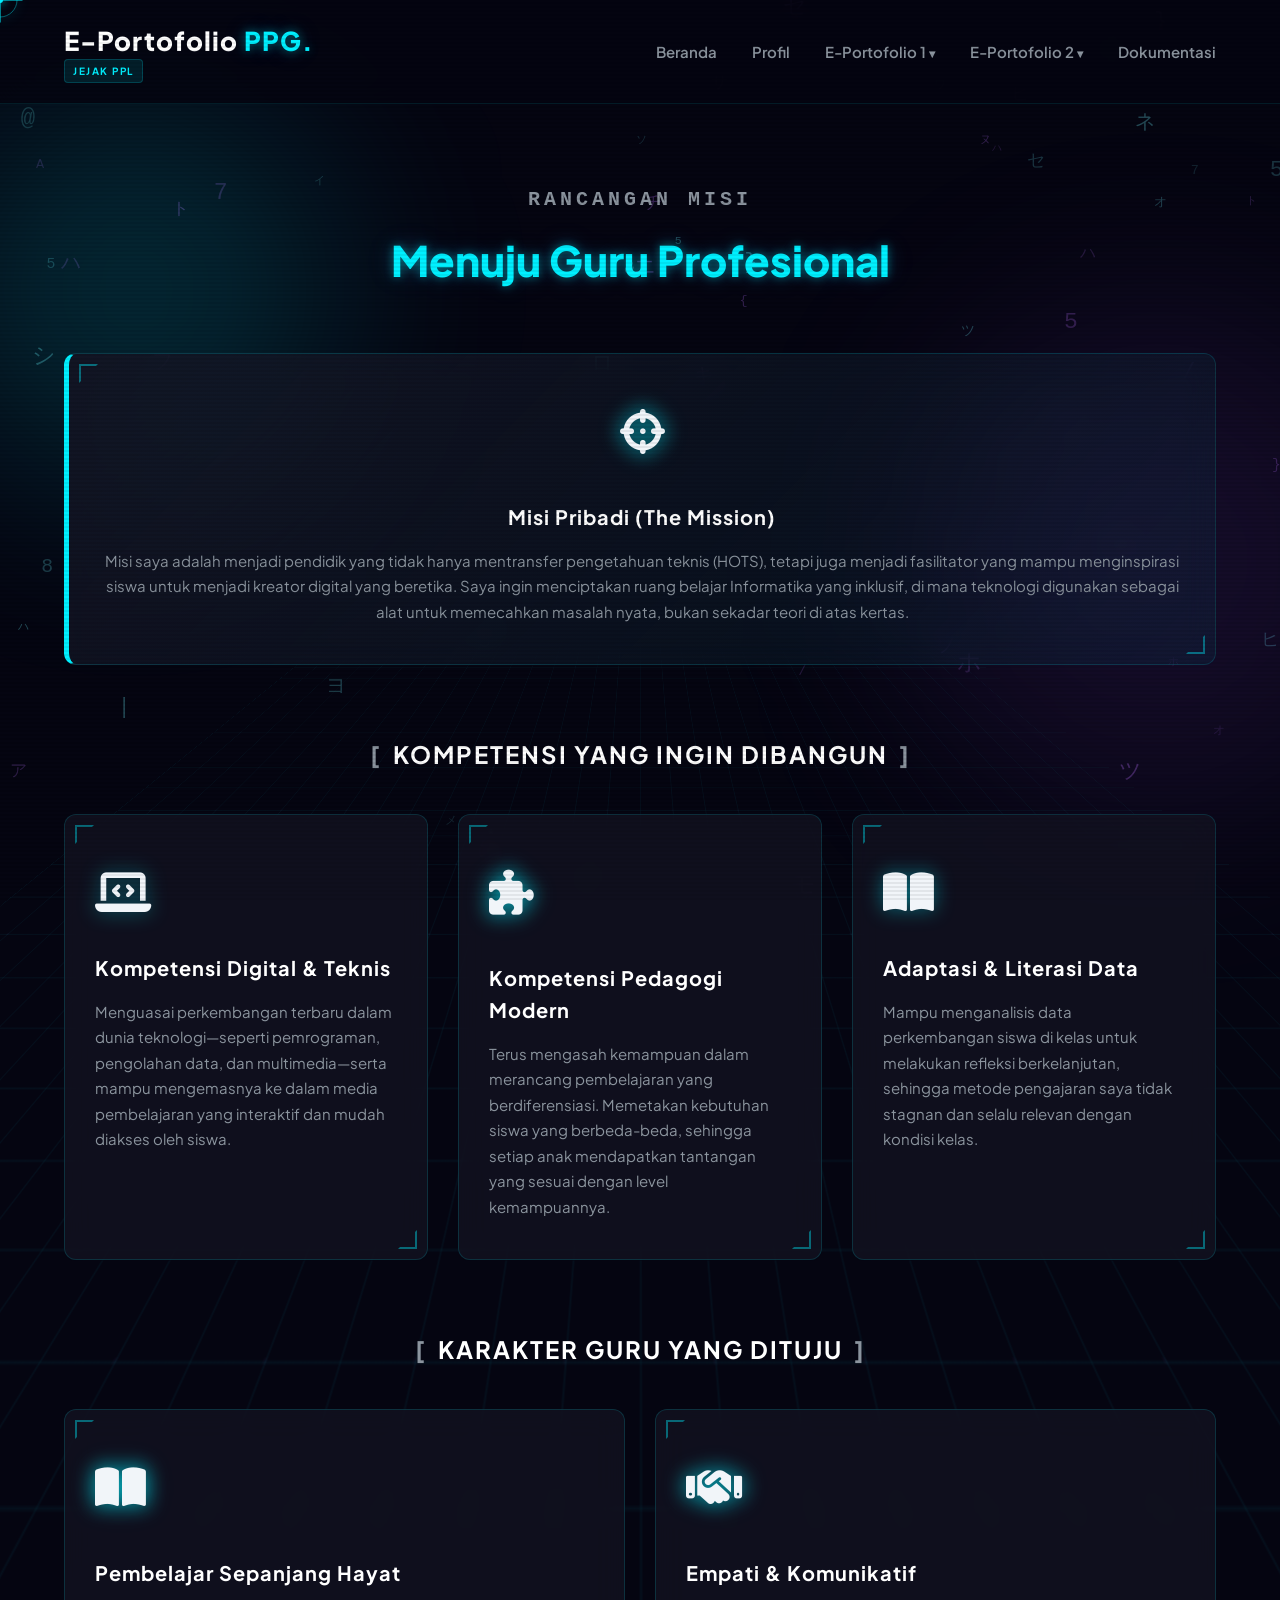
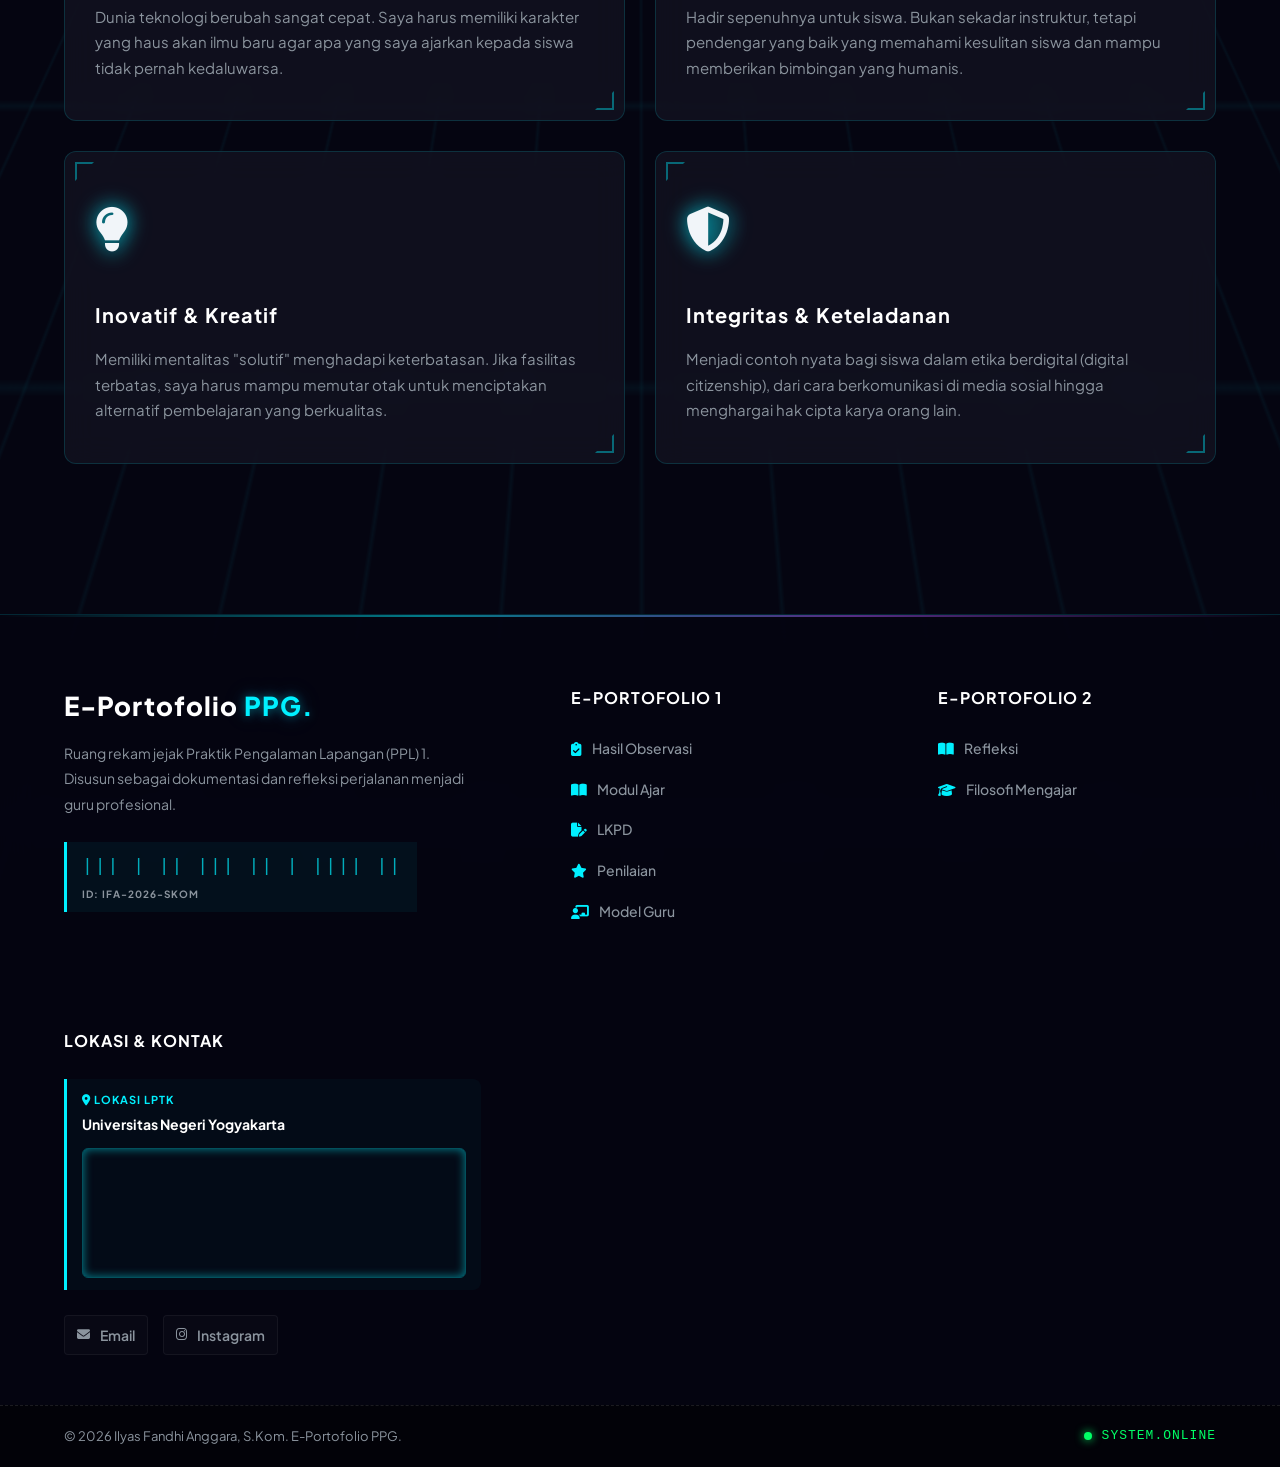
<file: modelguru.html>
<!doctype html>
<html lang="id">
  <head>
    <meta charset="UTF-8" />
    <meta name="viewport" content="width=device-width, initial-scale=1.0" />
    <title>Model Guru | E-Portofolio PPG</title>
    <link rel="preconnect" href="https://fonts.googleapis.com" />
    <link rel="preconnect" href="https://fonts.gstatic.com" crossorigin />
    <link href="https://fonts.googleapis.com/css2?family=Plus+Jakarta+Sans:wght@300;400;500;600;700;800&display=swap" rel="stylesheet" />
    <link rel="stylesheet" href="Css/modelguru.css" />
    <link rel="shortcut icon" href="Images/logo_uny.png" type="image/x-icon" />
    <link rel="stylesheet" href="https://cdnjs.cloudflare.com/ajax/libs/font-awesome/6.5.1/css/all.min.css" />
  </head>
  <body>
    <div class="cyber-cursor-dot" id="cursor-dot"></div>
    <div class="cyber-cursor-ring" id="cursor-ring"></div>

    <div class="scanlines"></div>

    <div class="bg-grid-cyber"></div>
    <div class="bg-gradient-wrapper">
      <div class="orb orb-1"></div>
      <div class="orb orb-2"></div>
    </div>

    <canvas id="neural-data-particle"></canvas>

    <header>
      <div class="container header-container">
        <div class="logo-wrapper">
          <h2 class="logo">E-Portofolio<span class="neon-text flicker"> PPG.</span></h2>
          <span class="cyber-badge">JEJAK PPL</span>
        </div>

        <nav>
          <div class="menu-toggle" id="mobile-menu"><span class="bar"></span><span class="bar"></span><span class="bar"></span></div>
          <ul class="nav-links" id="nav-links">
            <li><a href="index.html">Beranda</a></li>
            <li><a href="profil.html">Profil</a></li>

            <li class="dropdown">
              <a href="#dokumen" class="dropbtn">E-Portofolio 1 <span class="arrow">&#9662;</span> </a>
              <ul class="dropdown-content">
                <li>
                  <a href="observasi.html"><i class="fa-solid fa-clipboard-check"></i> Hasil Observasi</a>
                </li>
                <li>
                  <a href="modul.html"><i class="fa-solid fa-book-open"></i> Modul Ajar</a>
                </li>
                <li>
                  <a href="lkpd.html"><i class="fa-solid fa-file-pen"></i> LKPD</a>
                </li>
                <li>
                  <a href="penilaian.html"><i class="fa-solid fa-star"></i> Penilaian</a>
                </li>
                <li>
                  <a href="modelguru.html"><i class="fa-solid fa-chalkboard-user"></i> Model Guru</a>
                </li>
              </ul>
            </li>
            <li class="dropdown">
              <a href="#dokumen" class="dropbtn">E-Portofolio 2 <span class="arrow">&#9662;</span> </a>
              <ul class="dropdown-content">
                <li>
                  <a href="refleksi.html"><i class="fa-solid fa-book-open"></i> Refleksi</a>
                </li>
                <li>
                  <a href="filosofi.html"><i class="fa-solid fa-graduation-cap"></i> Filosofi Mengajar</a>
                </li>
              </ul>
            </li>
            <li>
              <a href="dokumentasi.html"> Dokumentasi</a>
            </li>
          </ul>
        </nav>
      </div>
    </header>

    <main class="container page-content">
      <section class="vision-header reveal">
        <h1 class="page-title">Rancangan Misi</h1>
        <h2 class="page-subtitle"><span class="neon-text flicker">Menuju Guru Profesional</span></h2>
      </section>

      <section class="mission-section reveal">
        <div class="cyber-card mission-card">
          <div class="card-glow"></div>
          <div class="card-icon">
            <span class="card-icon"><i class="fa-solid fa-crosshairs"></i></span>
          </div>
          <h3 class="card-title">Misi Pribadi (The Mission)</h3>
          <p class="card-desc">
            Misi saya adalah menjadi pendidik yang tidak hanya mentransfer pengetahuan teknis (HOTS), tetapi juga menjadi fasilitator yang mampu menginspirasi siswa untuk menjadi kreator digital yang beretika. Saya ingin menciptakan ruang
            belajar Informatika yang inklusif, di mana teknologi digunakan sebagai alat untuk memecahkan masalah nyata, bukan sekadar teori di atas kertas.
          </p>
        </div>
      </section>

      <section class="competencies-section reveal">
        <h3 class="section-heading"><span class="btn-bracket">[</span> Kompetensi yang Ingin Dibangun <span class="btn-bracket">]</span></h3>
        <div class="grid-3">
          <div class="cyber-card">
            <div class="card-glow"></div>
            <div class="card-icon">
              <span class="meta-icon"><i class="fa-solid fa-laptop-code"></i></span>
            </div>
            <h4 class="card-title">Kompetensi Digital & Teknis</h4>
            <p class="card-desc">Menguasai perkembangan terbaru dalam dunia teknologi—seperti pemrograman, pengolahan data, dan multimedia—serta mampu mengemasnya ke dalam media pembelajaran yang interaktif dan mudah diakses oleh siswa.</p>
          </div>
          <div class="cyber-card">
            <div class="card-glow"></div>
            <div class="card-icon">
              <div class="card-icon"><i class="fa-solid fa-puzzle-piece"></i></div>
            </div>
            <h4 class="card-title">Kompetensi Pedagogi Modern</h4>
            <p class="card-desc">Terus mengasah kemampuan dalam merancang pembelajaran yang berdiferensiasi. Memetakan kebutuhan siswa yang berbeda-beda, sehingga setiap anak mendapatkan tantangan yang sesuai dengan level kemampuannya.</p>
          </div>
          <div class="cyber-card">
            <div class="card-glow"></div>
            <div class="card-icon"><i class="fa-solid fa-book-open"></i></div>
            <h4 class="card-title">Adaptasi & Literasi Data</h4>
            <p class="card-desc">Mampu menganalisis data perkembangan siswa di kelas untuk melakukan refleksi berkelanjutan, sehingga metode pengajaran saya tidak stagnan dan selalu relevan dengan kondisi kelas.</p>
          </div>
        </div>
      </section>

      <section class="character-section reveal">
        <h3 class="section-heading"><span class="btn-bracket">[</span> Karakter Guru yang Dituju <span class="btn-bracket">]</span></h3>
        <div class="grid-2">
          <div class="cyber-card">
            <div class="card-glow"></div>
            <div class="card-icon">
              <div class="card-icon"><i class="fa-solid fa-book-open"></i></div>
            </div>
            <h4 class="card-title">Pembelajar Sepanjang Hayat</h4>
            <p class="card-desc">Dunia teknologi berubah sangat cepat. Saya harus memiliki karakter yang haus akan ilmu baru agar apa yang saya ajarkan kepada siswa tidak pernah kedaluwarsa.</p>
          </div>
          <div class="cyber-card">
            <div class="card-glow"></div>
            <div class="card-icon">
              <div class="card-icon"><i class="fa-solid fa-handshake"></i></div>
            </div>
            <h4 class="card-title">Empati & Komunikatif</h4>
            <p class="card-desc">Hadir sepenuhnya untuk siswa. Bukan sekadar instruktur, tetapi pendengar yang baik yang memahami kesulitan siswa dan mampu memberikan bimbingan yang humanis.</p>
          </div>
          <div class="cyber-card">
            <div class="card-glow"></div>
            <div class="card-icon">
              <div class="card-icon"><i class="fa-solid fa-lightbulb"></i></div>
            </div>
            <h4 class="card-title">Inovatif & Kreatif</h4>
            <p class="card-desc">Memiliki mentalitas "solutif" menghadapi keterbatasan. Jika fasilitas terbatas, saya harus mampu memutar otak untuk menciptakan alternatif pembelajaran yang berkualitas.</p>
          </div>
          <div class="cyber-card">
            <div class="card-glow"></div>
            <div class="card-icon">
              <div class="card-icon"><i class="fa-solid fa-shield-halved"></i></div>
            </div>
            <h4 class="card-title">Integritas & Keteladanan</h4>
            <p class="card-desc">Menjadi contoh nyata bagi siswa dalam etika berdigital (digital citizenship), dari cara berkomunikasi di media sosial hingga menghargai hak cipta karya orang lain.</p>
          </div>
        </div>
      </section>
    </main>

    <footer class="cyber-footer">
      <div class="footer-glow-line"></div>

      <div class="container footer-content reveal">
        <div class="footer-brand">
          <h2 class="logo">E-Portofolio<span class="neon-text flicker"> PPG.</span></h2>
          <p class="cyber-desc">Ruang rekam jejak Praktik Pengalaman Lapangan (PPL) 1. Disusun sebagai dokumentasi dan refleksi perjalanan menjadi guru profesional.</p>
          <div class="hologram-barcode">
            <span>||| | || ||| || | |||| ||</span>
            <p>ID: IFA-2026-SKOM</p>
          </div>
        </div>

        <div class="footer-links">
          <h4>E-Portofolio 1</h4>
          <ul>
            <li>
              <a href="observasi.html"><i class="fa-solid fa-clipboard-check"></i> Hasil Observasi</a>
            </li>
            <li>
              <a href="modul.html"><i class="fa-solid fa-book-open"></i> Modul Ajar</a>
            </li>
            <li>
              <a href="lkpd.html"><i class="fa-solid fa-file-pen"></i> LKPD</a>
            </li>
            <li>
              <a href="penilaian.html"><i class="fa-solid fa-star"></i> Penilaian</a>
            </li>
            <li>
              <a href="modelguru.html"><i class="fa-solid fa-chalkboard-user"></i> Model Guru</a>
            </li>
          </ul>
        </div>

        <div class="footer-links">
          <h4>E-Portofolio 2</h4>
          <ul>
            <li>
              <a href="refleksi.html"><i class="fa-solid fa-book-open"></i> Refleksi</a>
            </li>
            <li>
              <a href="filosofi.html"><i class="fa-solid fa-graduation-cap"></i> Filosofi Mengajar</a>
            </li>
          </ul>
        </div>

        <div class="footer-social">
          <h4>LOKASI & KONTAK</h4>

          <div class="cyber-location">
            <span><i class="fa-solid fa-location-dot"></i> LOKASI LPTK</span>
            <strong>Universitas Negeri Yogyakarta</strong>

            <div class="map-wrapper">
              <iframe
                src="https://maps.google.com/maps?q=Universitas+Negeri+Yogyakarta&t=&z=15&ie=UTF8&iwloc=&output=embed"
                width="100%"
                height="130"
                style="border: 0"
                allowfullscreen=""
                loading="lazy"
                referrerpolicy="no-referrer-when-downgrade"
              >
              </iframe>
            </div>
          </div>

          <div class="social-grid">
            <a href="mailto:ilyasfandhianggara@gmail.com" class="social-btn">
              <i class="fa-solid fa-envelope"></i>
              <span class="btn-label">Email</span>
            </a>
            <a href="https://www.instagram.com/fandhidk17/" target="_blank" class="social-btn">
              <i class="fa-brands fa-instagram"></i>
              <span class="btn-label">Instagram</span>
            </a>
          </div>
        </div>
      </div>

      <div class="footer-bottom">
        <div class="container bottom-flex">
          <p>&copy; 2026 Ilyas Fandhi Anggara, S.Kom. E-Portofolio PPG.</p>
          <div class="system-status"><span class="status-dot pulse-dot"></span> SYSTEM.ONLINE</div>
        </div>
      </div>
    </footer>

    <script>
      // Hamburger Menu Mobile
      const mobileMenu = document.getElementById("mobile-menu");
      const navLinks = document.getElementById("nav-links");
      mobileMenu.addEventListener("click", () => {
        navLinks.classList.toggle("active");
      });

      // Scroll Reveal Animasi (WOW! Effect)
      function reveal() {
        var reveals = document.querySelectorAll(".reveal");
        for (var i = 0; i < reveals.length; i++) {
          var windowHeight = window.innerHeight;
          var elementTop = reveals[i].getBoundingClientRect().top;
          var elementVisible = 100; // Mulai animasi ketika 100px elemen terlihat
          if (elementTop < windowHeight - elementVisible) {
            reveals[i].classList.add("active");
          }
        }
      }
      window.addEventListener("scroll", reveal);
      reveal(); // Jalankan sekali saat halaman pertama load

      // ==========================================
      // CYBER CURSOR & RADAR LOGIC
      // ==========================================
      const cursorDot = document.getElementById("cursor-dot");
      const cursorRing = document.getElementById("cursor-ring");

      // Deteksi jika perangkat ini adalah Desktop (bukan HP)
      const isDesktop = window.matchMedia("(min-width: 768px)").matches;

      if (isDesktop) {
        // 1. Menggerakkan Kursor mengikuti Mouse
        window.addEventListener("mousemove", (e) => {
          // Titik inti bergerak instan
          cursorDot.style.left = `${e.clientX}px`;
          cursorDot.style.top = `${e.clientY}px`;

          // Cincin radar mengikuti dengan efek "mengekor" yang sangat mulus
          cursorRing.animate(
            {
              left: `${e.clientX}px`,
              top: `${e.clientY}px`,
            },
            { duration: 150, fill: "forwards" },
          );
        });

        // 2. Efek Interaktif saat menyentuh link/tombol
        // Cari semua elemen yang bisa diklik
        const interactables = document.querySelectorAll("a, button, .social-btn, .nav-links li");

        interactables.forEach((el) => {
          el.addEventListener("mouseenter", () => {
            document.body.classList.add("cursor-hover-active");
          });
          el.addEventListener("mouseleave", () => {
            document.body.classList.remove("cursor-hover-active");
          });
        });
      }
      // =============================================
      // NEURAL DATA STREAM PARTICLE (DIGITAL RAIN)
      // =============================================
      (function () {
        const canvas = document.getElementById("neural-data-particle");
        if (!canvas) return; // Berhenti jika canvas tidak ada (fallback)
        const ctx = canvas.getContext("2d");

        let width, height;
        let particles = [];

        // Karakter acak ala Matrix / Data Stream
        const chars = "アイウエオカキクケコサシスセソタチツテトナニヌネノハヒフヘホマミムメモヤユヨラリルレロワヲン0123456789ABCDEF<>/{}[]|?*#@%&";

        // Konfigurasi partikel
        const PARTICLE_COUNT = 80; // Jumlah titik/partikel
        const FONT_SIZE = 14;
        const SPEED_MIN = 0.4;
        const SPEED_MAX = 1.2;

        function resizeCanvas() {
          width = window.innerWidth;
          height = window.innerHeight;
          canvas.width = width;
          canvas.height = height;
          initParticles(); // Regenerasi partikel saat resize
        }

        class Particle {
          constructor() {
            this.reset(true);
          }

          // Reset posisi & properti (digunakan saat inisialisasi dan saat partikel keluar layar)
          reset(initial = false) {
            this.x = Math.random() * width;
            // Jika partikel baru (inisialisasi), sebarkan secara vertikal agar tidak numpuk di atas
            this.y = initial ? Math.random() * height : -10;
            this.char = chars[Math.floor(Math.random() * chars.length)];
            this.speed = Math.random() * (SPEED_MAX - SPEED_MIN) + SPEED_MIN;
            this.fontSize = Math.random() * 14 + 10; // Variasi ukuran
            this.opacity = Math.random() * 0.5 + 0.3;
            // Warna kebiruan/ungu acak
            const hue = Math.random() > 0.5 ? 185 : 270; // Cyan atau Ungu
            this.color = `hsla(${hue}, 90%, 70%, ${this.opacity})`;
          }

          update() {
            this.y += this.speed;
            // Reset jika melewati layar
            if (this.y > height + 20) {
              this.reset();
            }
          }

          draw() {
            ctx.font = `${this.fontSize}px "Courier New", monospace`;
            ctx.fillStyle = this.color;
            ctx.fillText(this.char, this.x, this.y);
          }
        }

        function initParticles() {
          particles = [];
          for (let i = 0; i < PARTICLE_COUNT; i++) {
            particles.push(new Particle());
          }
        }

        function animateParticles() {
          ctx.clearRect(0, 0, width, height);

          for (let p of particles) {
            p.update();
            p.draw();
          }

          requestAnimationFrame(animateParticles);
        }

        // Event Listener
        window.addEventListener("resize", resizeCanvas);

        // Inisialisasi Awal & Mulai Animasi
        resizeCanvas();
        animateParticles();
      })();
    </script>
  </body>
</html>
</file>
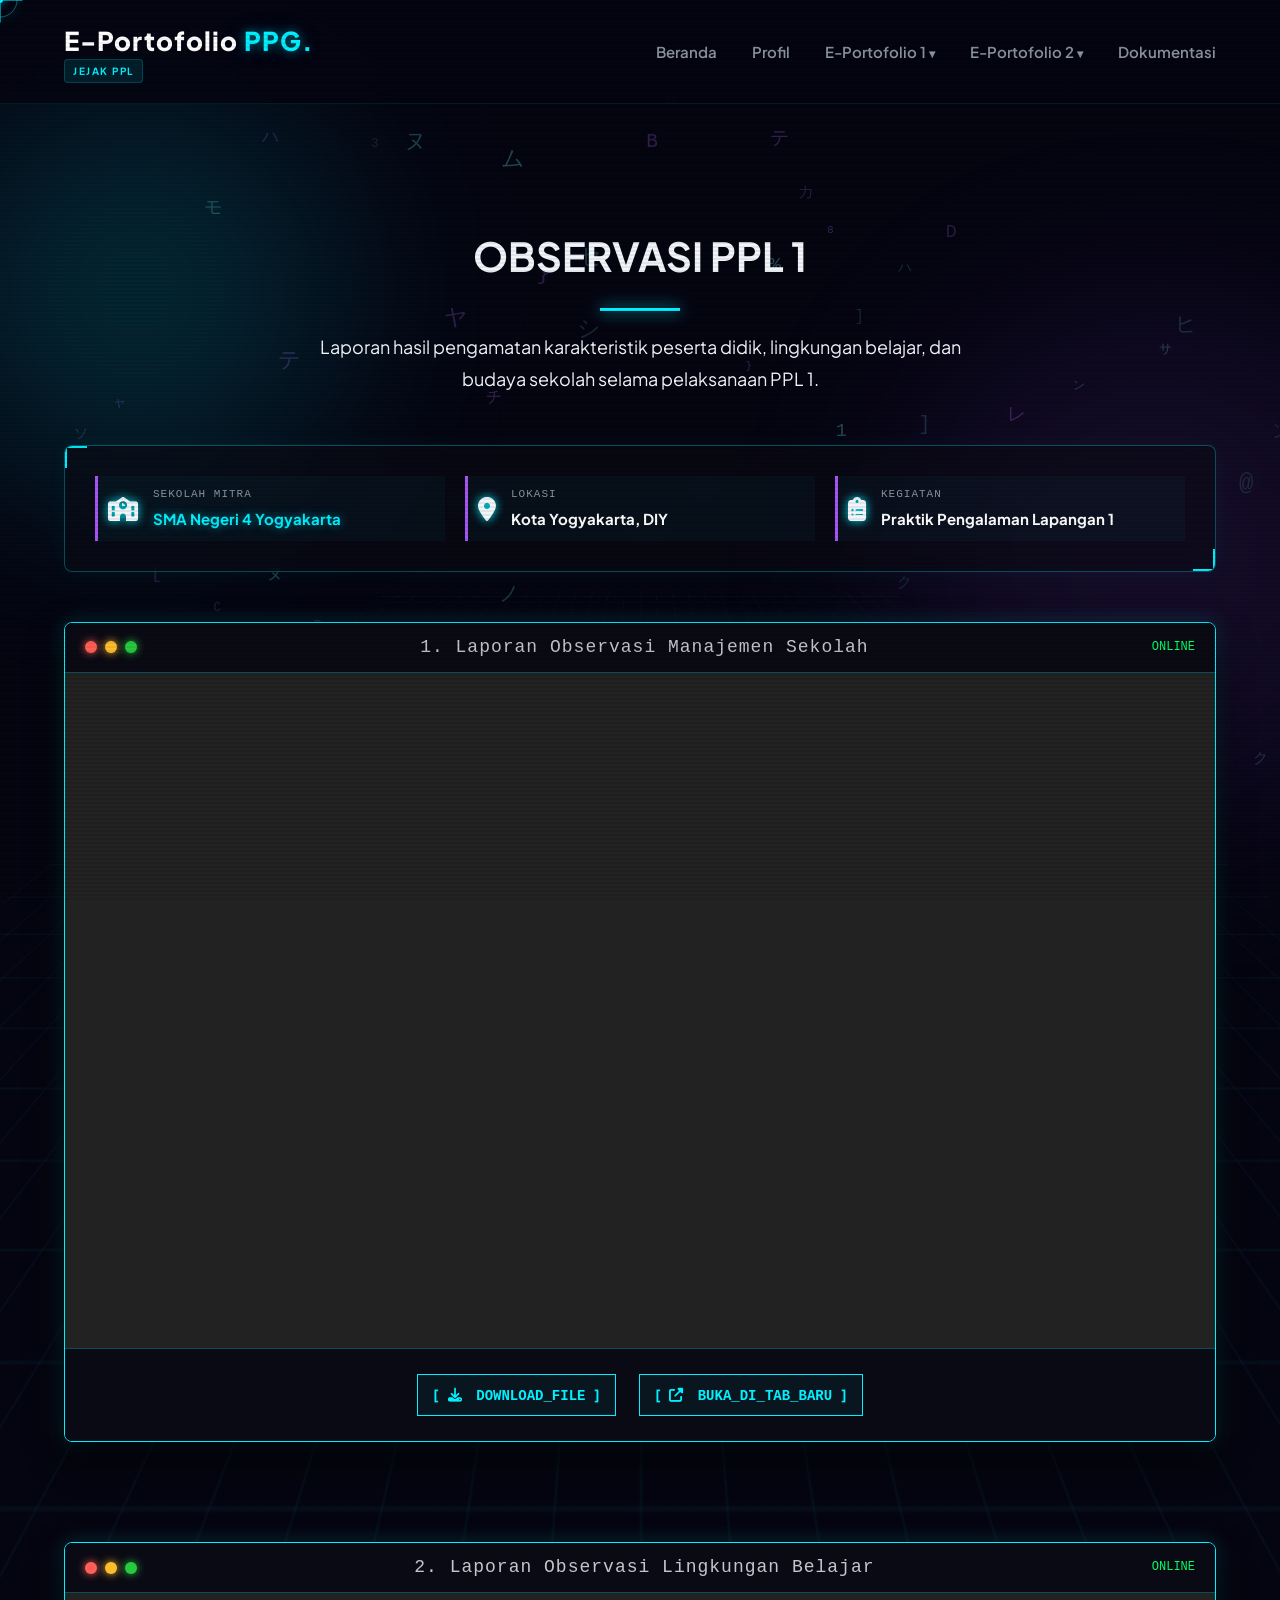
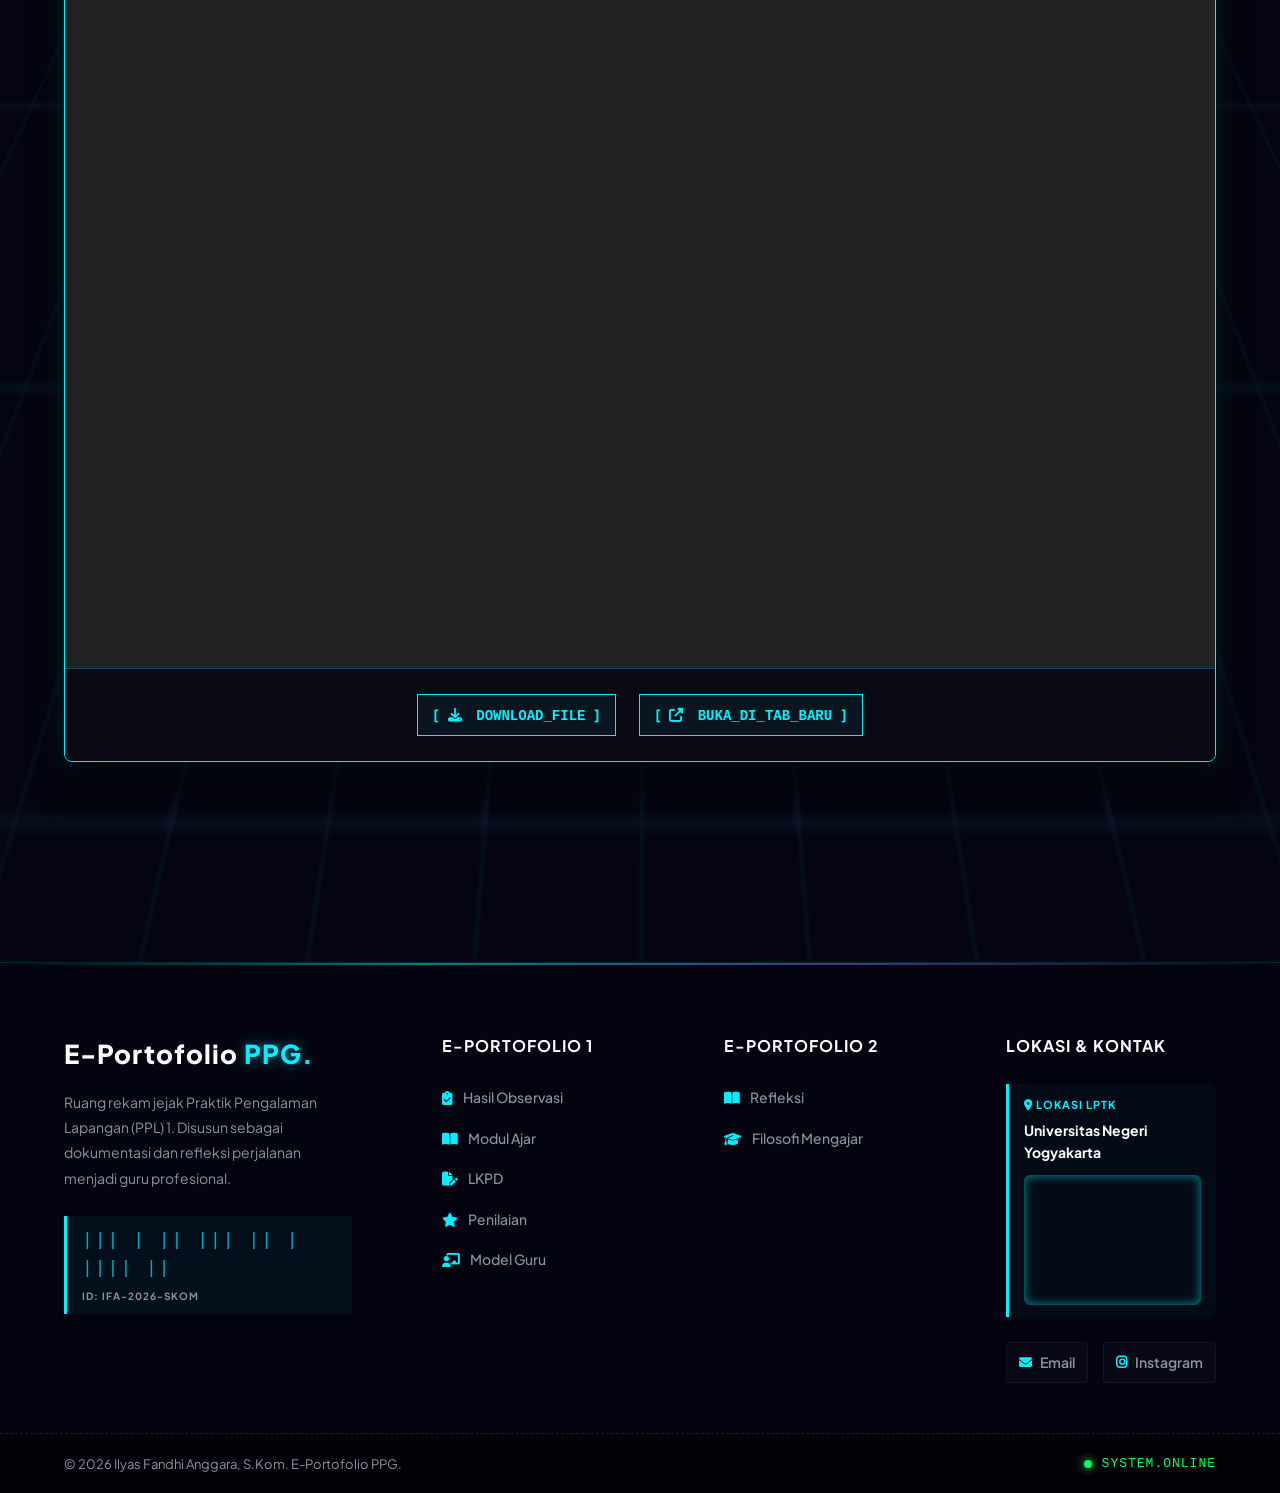
<file: observasi.html>
<!doctype html>
<html lang="id">
  <head>
    <meta charset="UTF-8" />
    <meta name="viewport" content="width=device-width, initial-scale=1.0" />
    <title>Hasil Observasi | E-Portofolio PPG</title>
    <link rel="preconnect" href="https://fonts.googleapis.com" />
    <link rel="preconnect" href="https://fonts.gstatic.com" crossorigin />
    <link href="https://fonts.googleapis.com/css2?family=Plus+Jakarta+Sans:wght@300;400;500;600;700;800&display=swap" rel="stylesheet" />
    <link rel="stylesheet" href="Css/observasi.css" />
    <link rel="shortcut icon" href="Images/logo_uny.png" type="image/x-icon" />
    <link rel="stylesheet" href="https://cdnjs.cloudflare.com/ajax/libs/font-awesome/6.5.1/css/all.min.css" />
  </head>
  <body>
    <div class="cyber-cursor-dot" id="cursor-dot"></div>
    <div class="cyber-cursor-ring" id="cursor-ring"></div>

    <div class="scanlines"></div>

    <div class="bg-grid-cyber"></div>
    <div class="bg-gradient-wrapper">
      <div class="orb orb-1"></div>
      <div class="orb orb-2"></div>
    </div>

    <canvas id="neural-data-particle"></canvas>

    <header>
      <div class="container header-container">
        <div class="logo-wrapper">
          <h2 class="logo">E-Portofolio<span class="neon-text flicker"> PPG.</span></h2>
          <span class="cyber-badge">JEJAK PPL</span>
        </div>

        <nav>
          <div class="menu-toggle" id="mobile-menu"><span class="bar"></span><span class="bar"></span><span class="bar"></span></div>
          <ul class="nav-links" id="nav-links">
            <li><a href="index.html">Beranda</a></li>
            <li><a href="profil.html">Profil</a></li>

            <li class="dropdown">
              <a href="#dokumen" class="dropbtn">E-Portofolio 1 <span class="arrow">&#9662;</span> </a>
              <ul class="dropdown-content">
                <li>
                  <a href="observasi.html"><i class="fa-solid fa-clipboard-check"></i> Hasil Observasi</a>
                </li>
                <li>
                  <a href="modul.html"><i class="fa-solid fa-book-open"></i> Modul Ajar</a>
                </li>
                <li>
                  <a href="lkpd.html"><i class="fa-solid fa-file-pen"></i> LKPD</a>
                </li>
                <li>
                  <a href="penilaian.html"><i class="fa-solid fa-star"></i> Penilaian</a>
                </li>
                <li>
                  <a href="modelguru.html"><i class="fa-solid fa-chalkboard-user"></i> Model Guru</a>
                </li>
              </ul>
            </li>
            <li class="dropdown">
              <a href="#dokumen" class="dropbtn">E-Portofolio 2 <span class="arrow">&#9662;</span> </a>
              <ul class="dropdown-content">
                <li>
                  <a href="refleksi.html"><i class="fa-solid fa-book-open"></i> Refleksi</a>
                </li>
                <li>
                  <a href="filosofi.html"><i class="fa-solid fa-graduation-cap"></i> Filosofi Mengajar</a>
                </li>
              </ul>
            </li>
            <li>
              <a href="dokumentasi.html"> Dokumentasi</a>
            </li>
          </ul>
        </nav>
      </div>
    </header>

    <main>
      <section class="section observasi-header" style="padding: 120px 0 50px">
        <div class="container reveal">
          <div class="section-header text-center" style="margin-bottom: 50px">
            <h2 class="section-title glitch-text" data-text="OBSERVASI PPL 1">OBSERVASI PPL 1</h2>
            <div class="title-divider" style="width: 80px; height: 3px; background: var(--primary); margin: 20px auto; box-shadow: 0 0 15px var(--primary)"></div>
            <p class="cyber-desc">Laporan hasil pengamatan karakteristik peserta didik, lingkungan belajar, dan budaya sekolah selama pelaksanaan PPL 1.</p>
          </div>

          <div class="meta-terminal">
            <div class="meta-item">
              <span class="meta-icon"><i class="fa-solid fa-school"></i></span>
              <div class="meta-text">
                <span class="meta-label">SEKOLAH MITRA</span>
                <span class="meta-value primary-glow">SMA Negeri 4 Yogyakarta</span>
              </div>
            </div>
            <div class="meta-item">
              <span class="meta-icon"><i class="fa-solid fa-location-dot"></i></span>
              <div class="meta-text">
                <span class="meta-label">LOKASI</span>
                <span class="meta-value">Kota Yogyakarta, DIY</span>
              </div>
            </div>
            <div class="meta-item">
              <span class="meta-icon"><i class="fa-solid fa-clipboard-list"></i></span>
              <div class="meta-text">
                <span class="meta-label">KEGIATAN</span>
                <span class="meta-value">Praktik Pengalaman Lapangan 1</span>
              </div>
            </div>
          </div>
        </div>
      </section>

      <section class="section pdf-section" style="padding: 0 0 100px">
        <div class="container reveal">
          <div class="pdf-terminal-wrapper">
            <div class="terminal-header">
              <div class="terminal-dots">
                <span class="dot red"></span>
                <span class="dot yellow"></span>
                <span class="dot green"></span>
              </div>
              <div class="terminal-title">1. Laporan Observasi Manajemen Sekolah</div>
              <div class="terminal-status pulse-dot">ONLINE</div>
            </div>

            <div class="pdf-container">
              <iframe src="Dokumen/observasi1.pdf" class="cyber-pdf-frame" title="Dokumen Hasil Observasi">
                <p>Browser Anda tidak mendukung iframe PDF. <a href="Dokumen/observasi1.pdf">Download PDF</a></p>
              </iframe>
            </div>

            <div class="terminal-footer">
              <a href="Dokumen/observasi1.pdf" download="Hasil_Observasi_Manajemen_Sekolah_Ilyas.pdf" class="cyber-download-btn">
                <span class="btn-bracket">[</span>
                <i class="fa-solid fa-download"></i> DOWNLOAD_FILE
                <span class="btn-bracket">]</span>
              </a>
              <a href="Dokumen/observasi1.pdf" target="_blank" class="cyber-download-btn">
                <span class="btn-bracket">[</span>
                <i class="fa-solid fa-up-right-from-square"></i> BUKA_DI_TAB_BARU
                <span class="btn-bracket">]</span>
              </a>
            </div>
          </div>
        </div>
      </section>

      <section class="section pdf-section" style="padding: 0 0 100px">
        <div class="container reveal">
          <div class="pdf-terminal-wrapper">
            <div class="terminal-header">
              <div class="terminal-dots">
                <span class="dot red"></span>
                <span class="dot yellow"></span>
                <span class="dot green"></span>
              </div>
              <div class="terminal-title">2. Laporan Observasi Lingkungan Belajar</div>
              <div class="terminal-status pulse-dot">ONLINE</div>
            </div>

            <div class="pdf-container">
              <iframe src="Dokumen/observasi2.pdf" class="cyber-pdf-frame" title="Dokumen Hasil Observasi">
                <p>Browser Anda tidak mendukung iframe PDF. <a href="Dokumen/observasi2.pdf">Download PDF</a></p>
              </iframe>
            </div>

            <div class="terminal-footer">
              <a href="Dokumen/observasi2.pdf" download="Hasil_Observasi_Lingkungan_Belajar_Ilyas.pdf" class="cyber-download-btn">
                <span class="btn-bracket">[</span>
                <i class="fa-solid fa-download"></i> DOWNLOAD_FILE
                <span class="btn-bracket">]</span>
              </a>
              <a href="Dokumen/observasi2.pdf" target="_blank" class="cyber-download-btn">
                <span class="btn-bracket">[</span>
                <i class="fa-solid fa-up-right-from-square"></i> BUKA_DI_TAB_BARU
                <span class="btn-bracket">]</span>
              </a>
            </div>
          </div>
        </div>
      </section>
    </main>

    <footer class="cyber-footer">
      <div class="footer-glow-line"></div>

      <div class="container footer-content reveal">
        <div class="footer-brand">
          <h2 class="logo">E-Portofolio<span class="neon-text flicker"> PPG.</span></h2>
          <p class="cyber-desc">Ruang rekam jejak Praktik Pengalaman Lapangan (PPL) 1. Disusun sebagai dokumentasi dan refleksi perjalanan menjadi guru profesional.</p>
          <div class="hologram-barcode">
            <span>||| | || ||| || | |||| ||</span>
            <p>ID: IFA-2026-SKOM</p>
          </div>
        </div>

        <div class="footer-links">
          <h4>E-Portofolio 1</h4>
          <ul>
            <li>
              <a href="observasi.html"><i class="fa-solid fa-clipboard-check"></i> Hasil Observasi</a>
            </li>
            <li>
              <a href="modul.html"><i class="fa-solid fa-book-open"></i> Modul Ajar</a>
            </li>
            <li>
              <a href="lkpd.html"><i class="fa-solid fa-file-pen"></i> LKPD</a>
            </li>
            <li>
              <a href="penilaian.html"><i class="fa-solid fa-star"></i> Penilaian</a>
            </li>
            <li>
              <a href="modelguru.html"><i class="fa-solid fa-chalkboard-user"></i> Model Guru</a>
            </li>
          </ul>
        </div>

        <div class="footer-links">
          <h4>E-Portofolio 2</h4>
          <ul>
            <li>
              <a href="refleksi.html"><i class="fa-solid fa-book-open"></i> Refleksi</a>
            </li>
            <li>
              <a href="filosofi.html"><i class="fa-solid fa-graduation-cap"></i> Filosofi Mengajar</a>
            </li>
          </ul>
        </div>

        <div class="footer-social">
          <h4>LOKASI & KONTAK</h4>

          <div class="cyber-location">
            <span><i class="fa-solid fa-location-dot"></i> LOKASI LPTK</span>
            <strong>Universitas Negeri Yogyakarta</strong>

            <div class="map-wrapper">
              <iframe
                src="https://maps.google.com/maps?q=Universitas+Negeri+Yogyakarta&t=&z=15&ie=UTF8&iwloc=&output=embed"
                width="100%"
                height="130"
                style="border: 0"
                allowfullscreen=""
                loading="lazy"
                referrerpolicy="no-referrer-when-downgrade"
              >
              </iframe>
            </div>
          </div>

          <div class="social-grid">
            <a href="mailto:ilyasfandhianggara@gmail.com" class="social-btn">
              <i class="fa-solid fa-envelope"></i>
              <span class="btn-label">Email</span>
            </a>
            <a href="https://www.instagram.com/fandhidk17/" target="_blank" class="social-btn">
              <i class="fa-brands fa-instagram"></i>
              <span class="btn-label">Instagram</span>
            </a>
          </div>
        </div>
      </div>

      <div class="footer-bottom">
        <div class="container bottom-flex">
          <p>&copy; 2026 Ilyas Fandhi Anggara, S.Kom. E-Portofolio PPG.</p>
          <div class="system-status"><span class="status-dot pulse-dot"></span> SYSTEM.ONLINE</div>
        </div>
      </div>
    </footer>

    <script>
      // Hamburger Menu Mobile
      const mobileMenu = document.getElementById("mobile-menu");
      const navLinks = document.getElementById("nav-links");
      mobileMenu.addEventListener("click", () => {
        navLinks.classList.toggle("active");
      });

      // Scroll Reveal Animasi (WOW! Effect)
      function reveal() {
        var reveals = document.querySelectorAll(".reveal");
        for (var i = 0; i < reveals.length; i++) {
          var windowHeight = window.innerHeight;
          var elementTop = reveals[i].getBoundingClientRect().top;
          var elementVisible = 100; // Mulai animasi ketika 100px elemen terlihat
          if (elementTop < windowHeight - elementVisible) {
            reveals[i].classList.add("active");
          }
        }
      }
      window.addEventListener("scroll", reveal);
      reveal(); // Jalankan sekali saat halaman pertama load

      // ==========================================
      // CYBER CURSOR & RADAR LOGIC
      // ==========================================
      const cursorDot = document.getElementById("cursor-dot");
      const cursorRing = document.getElementById("cursor-ring");

      // Deteksi jika perangkat ini adalah Desktop (bukan HP)
      const isDesktop = window.matchMedia("(min-width: 768px)").matches;

      if (isDesktop) {
        // 1. Menggerakkan Kursor mengikuti Mouse
        window.addEventListener("mousemove", (e) => {
          // Titik inti bergerak instan
          cursorDot.style.left = `${e.clientX}px`;
          cursorDot.style.top = `${e.clientY}px`;

          // Cincin radar mengikuti dengan efek "mengekor" yang sangat mulus
          cursorRing.animate(
            {
              left: `${e.clientX}px`,
              top: `${e.clientY}px`,
            },
            { duration: 150, fill: "forwards" },
          );
        });

        // 2. Efek Interaktif saat menyentuh link/tombol
        // Cari semua elemen yang bisa diklik
        const interactables = document.querySelectorAll("a, button, .social-btn, .nav-links li");

        interactables.forEach((el) => {
          el.addEventListener("mouseenter", () => {
            document.body.classList.add("cursor-hover-active");
          });
          el.addEventListener("mouseleave", () => {
            document.body.classList.remove("cursor-hover-active");
          });
        });
      }
      // =============================================
      // NEURAL DATA STREAM PARTICLE (DIGITAL RAIN)
      // =============================================
      (function () {
        const canvas = document.getElementById("neural-data-particle");
        if (!canvas) return; // Berhenti jika canvas tidak ada (fallback)
        const ctx = canvas.getContext("2d");

        let width, height;
        let particles = [];

        // Karakter acak ala Matrix / Data Stream
        const chars = "アイウエオカキクケコサシスセソタチツテトナニヌネノハヒフヘホマミムメモヤユヨラリルレロワヲン0123456789ABCDEF<>/{}[]|?*#@%&";

        // Konfigurasi partikel
        const PARTICLE_COUNT = 80; // Jumlah titik/partikel
        const FONT_SIZE = 14;
        const SPEED_MIN = 0.4;
        const SPEED_MAX = 1.2;

        function resizeCanvas() {
          width = window.innerWidth;
          height = window.innerHeight;
          canvas.width = width;
          canvas.height = height;
          initParticles(); // Regenerasi partikel saat resize
        }

        class Particle {
          constructor() {
            this.reset(true);
          }

          // Reset posisi & properti (digunakan saat inisialisasi dan saat partikel keluar layar)
          reset(initial = false) {
            this.x = Math.random() * width;
            // Jika partikel baru (inisialisasi), sebarkan secara vertikal agar tidak numpuk di atas
            this.y = initial ? Math.random() * height : -10;
            this.char = chars[Math.floor(Math.random() * chars.length)];
            this.speed = Math.random() * (SPEED_MAX - SPEED_MIN) + SPEED_MIN;
            this.fontSize = Math.random() * 14 + 10; // Variasi ukuran
            this.opacity = Math.random() * 0.5 + 0.3;
            // Warna kebiruan/ungu acak
            const hue = Math.random() > 0.5 ? 185 : 270; // Cyan atau Ungu
            this.color = `hsla(${hue}, 90%, 70%, ${this.opacity})`;
          }

          update() {
            this.y += this.speed;
            // Reset jika melewati layar
            if (this.y > height + 20) {
              this.reset();
            }
          }

          draw() {
            ctx.font = `${this.fontSize}px "Courier New", monospace`;
            ctx.fillStyle = this.color;
            ctx.fillText(this.char, this.x, this.y);
          }
        }

        function initParticles() {
          particles = [];
          for (let i = 0; i < PARTICLE_COUNT; i++) {
            particles.push(new Particle());
          }
        }

        function animateParticles() {
          ctx.clearRect(0, 0, width, height);

          for (let p of particles) {
            p.update();
            p.draw();
          }

          requestAnimationFrame(animateParticles);
        }

        // Event Listener
        window.addEventListener("resize", resizeCanvas);

        // Inisialisasi Awal & Mulai Animasi
        resizeCanvas();
        animateParticles();
      })();
    </script>
  </body>
</html>
</file>
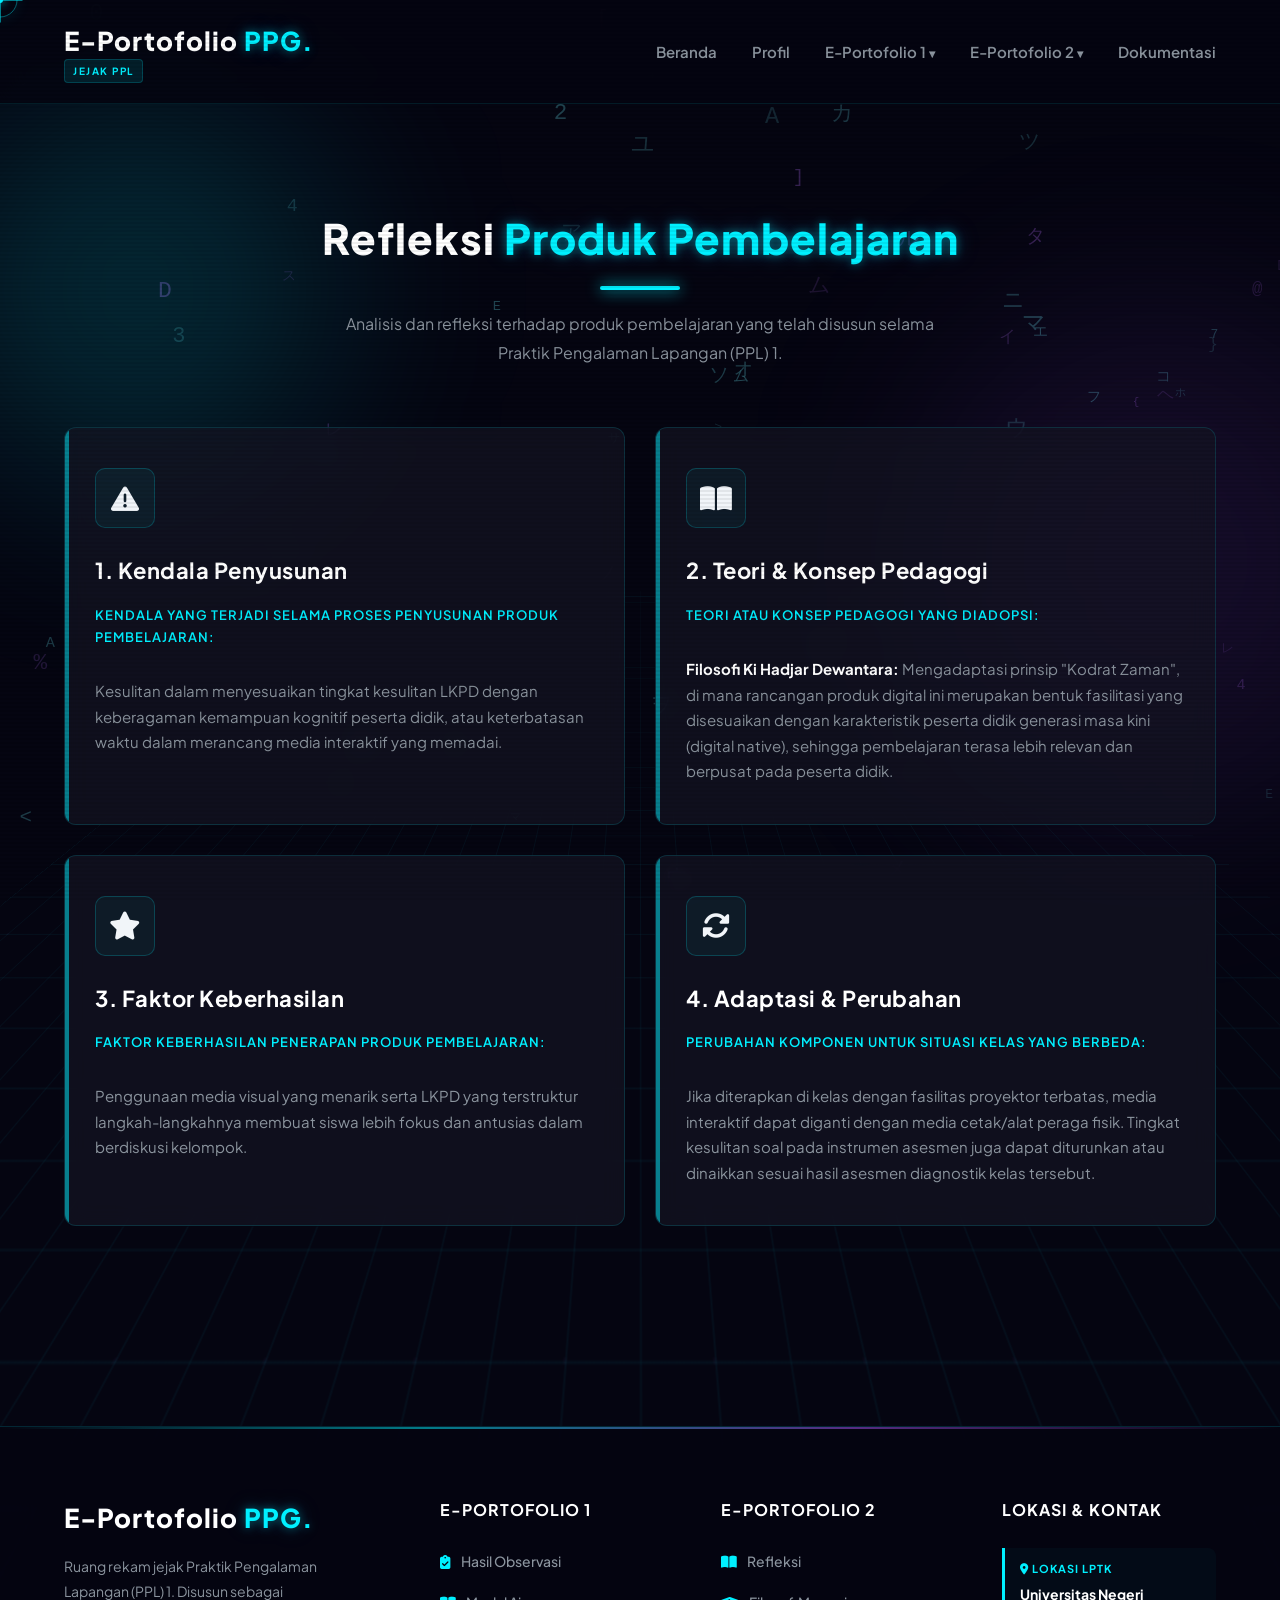
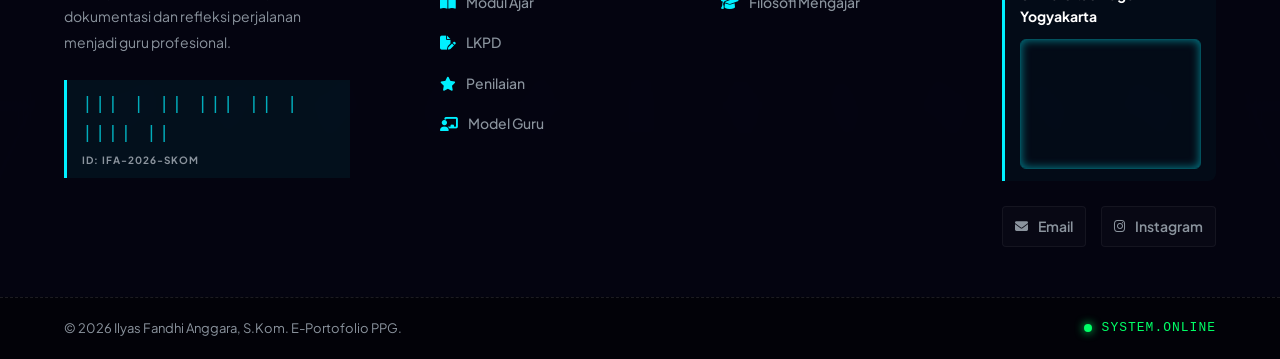
<file: refleksi.html>
<!doctype html>
<html lang="id">
  <head>
    <meta charset="UTF-8" />
    <meta name="viewport" content="width=device-width, initial-scale=1.0" />
    <title>Refleksi | E-Portofolio PPG</title>
    <link rel="preconnect" href="https://fonts.googleapis.com" />
    <link rel="preconnect" href="https://fonts.gstatic.com" crossorigin />
    <link href="https://fonts.googleapis.com/css2?family=Plus+Jakarta+Sans:wght@300;400;500;600;700;800&display=swap" rel="stylesheet" />
    <link rel="stylesheet" href="Css/refleksi.css" />
    <link rel="shortcut icon" href="Images/logo_uny.png" type="image/x-icon" />
    <link rel="stylesheet" href="https://cdnjs.cloudflare.com/ajax/libs/font-awesome/6.5.1/css/all.min.css" />
  </head>
  <body>
    <div class="cyber-cursor-dot" id="cursor-dot"></div>
    <div class="cyber-cursor-ring" id="cursor-ring"></div>

    <div class="scanlines"></div>

    <div class="bg-grid-cyber"></div>
    <div class="bg-gradient-wrapper">
      <div class="orb orb-1"></div>
      <div class="orb orb-2"></div>
    </div>

    <canvas id="neural-data-particle"></canvas>

    <header>
      <div class="container header-container">
        <div class="logo-wrapper">
          <h2 class="logo">E-Portofolio<span class="neon-text flicker"> PPG.</span></h2>
          <span class="cyber-badge">JEJAK PPL</span>
        </div>

        <nav>
          <div class="menu-toggle" id="mobile-menu"><span class="bar"></span><span class="bar"></span><span class="bar"></span></div>
          <ul class="nav-links" id="nav-links">
            <li><a href="index.html">Beranda</a></li>
            <li><a href="profil.html">Profil</a></li>

            <li class="dropdown">
              <a href="#dokumen" class="dropbtn">E-Portofolio 1 <span class="arrow">&#9662;</span> </a>
              <ul class="dropdown-content">
                <li>
                  <a href="observasi.html"><i class="fa-solid fa-clipboard-check"></i> Hasil Observasi</a>
                </li>
                <li>
                  <a href="modul.html"><i class="fa-solid fa-book-open"></i> Modul Ajar</a>
                </li>
                <li>
                  <a href="lkpd.html"><i class="fa-solid fa-file-pen"></i> LKPD</a>
                </li>
                <li>
                  <a href="penilaian.html"><i class="fa-solid fa-star"></i> Penilaian</a>
                </li>
                <li>
                  <a href="modelguru.html"><i class="fa-solid fa-chalkboard-user"></i> Model Guru</a>
                </li>
              </ul>
            </li>
            <li class="dropdown">
              <a href="#dokumen" class="dropbtn">E-Portofolio 2 <span class="arrow">&#9662;</span> </a>
              <ul class="dropdown-content">
                <li>
                  <a href="refleksi.html"><i class="fa-solid fa-book-open"></i> Refleksi</a>
                </li>
                <li>
                  <a href="filosofi.html"><i class="fa-solid fa-graduation-cap"></i> Filosofi Mengajar</a>
                </li>
              </ul>
            </li>
            <li>
              <a href="dokumentasi.html"> Dokumentasi</a>
            </li>
          </ul>
        </nav>
      </div>
    </header>

    <main>
      <section class="reflection-section reveal">
        <div class="container">
          <div class="section-header text-center">
            <h1 class="glitch-title">Refleksi <span class="neon-text flicker">Produk Pembelajaran</span></h1>
            <div class="header-line"></div>
            <p class="cyber-subtitle">Analisis dan refleksi terhadap produk pembelajaran yang telah disusun selama Praktik Pengalaman Lapangan (PPL) 1.</p>
          </div>

          <div class="reflection-grid">
            <div class="cyber-card reflection-card reveal">
              <div class="card-glow"></div>
              <div class="card-icon-wrapper">
                <span class="card-icon"
                  ><span class="card-icon"><i class="fa-solid fa-triangle-exclamation"></i></span
                ></span>
                <span class="icon-scanline"></span>
              </div>
              <h3 class="card-title">1. Kendala Penyusunan</h3>
              <p class="card-text">
                <span class="highlight-text">Kendala yang terjadi selama proses penyusunan produk pembelajaran:</span><br />
                Kesulitan dalam menyesuaikan tingkat kesulitan LKPD dengan keberagaman kemampuan kognitif peserta didik, atau keterbatasan waktu dalam merancang media interaktif yang memadai.
              </p>
            </div>

            <div class="cyber-card reflection-card reveal">
              <div class="card-glow"></div>
              <div class="card-icon-wrapper">
                <span class="card-icon"
                  ><span class="meta-icon"><i class="fa-solid fa-book-open"></i></span
                ></span>
                <span class="icon-scanline"></span>
              </div>
              <h3 class="card-title">2. Teori & Konsep Pedagogi</h3>
              <p class="card-text">
                <span class="highlight-text">Teori atau konsep pedagogi yang diadopsi:</span><br />
                <strong>Filosofi Ki Hadjar Dewantara:</strong> Mengadaptasi prinsip "Kodrat Zaman", di mana rancangan produk digital ini merupakan bentuk fasilitasi yang disesuaikan dengan karakteristik peserta didik generasi masa kini
                (digital native), sehingga pembelajaran terasa lebih relevan dan berpusat pada peserta didik.
              </p>
            </div>

            <div class="cyber-card reflection-card reveal">
              <div class="card-glow"></div>
              <div class="card-icon-wrapper">
                <span class="meta-icon"><i class="fa-solid fa-star"></i></span>
                <span class="icon-scanline"></span>
              </div>
              <h3 class="card-title">3. Faktor Keberhasilan</h3>
              <p class="card-text">
                <span class="highlight-text">Faktor keberhasilan penerapan produk pembelajaran:</span><br />
                Penggunaan media visual yang menarik serta LKPD yang terstruktur langkah-langkahnya membuat siswa lebih fokus dan antusias dalam berdiskusi kelompok.
              </p>
            </div>

            <div class="cyber-card reflection-card reveal">
              <div class="card-glow"></div>
              <div class="card-icon-wrapper">
                <span class="meta-icon"><i class="fa-solid fa-rotate"></i></span>
                <span class="icon-scanline"></span>
              </div>
              <h3 class="card-title">4. Adaptasi & Perubahan</h3>
              <p class="card-text">
                <span class="highlight-text">Perubahan komponen untuk situasi kelas yang berbeda:</span><br />
                Jika diterapkan di kelas dengan fasilitas proyektor terbatas, media interaktif dapat diganti dengan media cetak/alat peraga fisik. Tingkat kesulitan soal pada instrumen asesmen juga dapat diturunkan atau dinaikkan sesuai
                hasil asesmen diagnostik kelas tersebut.
              </p>
            </div>
          </div>
        </div>
      </section>
    </main>

    <footer class="cyber-footer">
      <div class="footer-glow-line"></div>

      <div class="container footer-content reveal">
        <div class="footer-brand">
          <h2 class="logo">E-Portofolio<span class="neon-text flicker"> PPG.</span></h2>
          <p class="cyber-desc">Ruang rekam jejak Praktik Pengalaman Lapangan (PPL) 1. Disusun sebagai dokumentasi dan refleksi perjalanan menjadi guru profesional.</p>
          <div class="hologram-barcode">
            <span>||| | || ||| || | |||| ||</span>
            <p>ID: IFA-2026-SKOM</p>
          </div>
        </div>

        <div class="footer-links">
          <h4>E-Portofolio 1</h4>
          <ul>
            <li>
              <a href="observasi.html"><i class="fa-solid fa-clipboard-check"></i> Hasil Observasi</a>
            </li>
            <li>
              <a href="modul.html"><i class="fa-solid fa-book-open"></i> Modul Ajar</a>
            </li>
            <li>
              <a href="lkpd.html"><i class="fa-solid fa-file-pen"></i> LKPD</a>
            </li>
            <li>
              <a href="penilaian.html"><i class="fa-solid fa-star"></i> Penilaian</a>
            </li>
            <li>
              <a href="modelguru.html"><i class="fa-solid fa-chalkboard-user"></i> Model Guru</a>
            </li>
          </ul>
        </div>

        <div class="footer-links">
          <h4>E-Portofolio 2</h4>
          <ul>
            <li>
              <a href="refleksi.html"><i class="fa-solid fa-book-open"></i> Refleksi</a>
            </li>
            <li>
              <a href="filosofi.html"><i class="fa-solid fa-graduation-cap"></i> Filosofi Mengajar</a>
            </li>
          </ul>
        </div>

        <div class="footer-social">
          <h4>LOKASI & KONTAK</h4>

          <div class="cyber-location">
            <span><i class="fa-solid fa-location-dot"></i> LOKASI LPTK</span>
            <strong>Universitas Negeri Yogyakarta</strong>

            <div class="map-wrapper">
              <iframe
                src="https://maps.google.com/maps?q=Universitas+Negeri+Yogyakarta&t=&z=15&ie=UTF8&iwloc=&output=embed"
                width="100%"
                height="130"
                style="border: 0"
                allowfullscreen=""
                loading="lazy"
                referrerpolicy="no-referrer-when-downgrade"
              >
              </iframe>
            </div>
          </div>

          <div class="social-grid">
            <a href="mailto:ilyasfandhianggara@gmail.com" class="social-btn">
              <i class="fa-solid fa-envelope"></i>
              <span class="btn-label">Email</span>
            </a>
            <a href="https://www.instagram.com/fandhidk17/" target="_blank" class="social-btn">
              <i class="fa-brands fa-instagram"></i>
              <span class="btn-label">Instagram</span>
            </a>
          </div>
        </div>
      </div>

      <div class="footer-bottom">
        <div class="container bottom-flex">
          <p>&copy; 2026 Ilyas Fandhi Anggara, S.Kom. E-Portofolio PPG.</p>
          <div class="system-status"><span class="status-dot pulse-dot"></span> SYSTEM.ONLINE</div>
        </div>
      </div>
    </footer>

    <script>
      // Hamburger Menu Mobile
      const mobileMenu = document.getElementById("mobile-menu");
      const navLinks = document.getElementById("nav-links");
      mobileMenu.addEventListener("click", () => {
        navLinks.classList.toggle("active");
      });

      // Scroll Reveal Animasi (WOW! Effect)
      function reveal() {
        var reveals = document.querySelectorAll(".reveal");
        for (var i = 0; i < reveals.length; i++) {
          var windowHeight = window.innerHeight;
          var elementTop = reveals[i].getBoundingClientRect().top;
          var elementVisible = 100; // Mulai animasi ketika 100px elemen terlihat
          if (elementTop < windowHeight - elementVisible) {
            reveals[i].classList.add("active");
          }
        }
      }
      window.addEventListener("scroll", reveal);
      reveal(); // Jalankan sekali saat halaman pertama load

      // ==========================================
      // CYBER CURSOR & RADAR LOGIC
      // ==========================================
      const cursorDot = document.getElementById("cursor-dot");
      const cursorRing = document.getElementById("cursor-ring");

      // Deteksi jika perangkat ini adalah Desktop (bukan HP)
      const isDesktop = window.matchMedia("(min-width: 768px)").matches;

      if (isDesktop) {
        // 1. Menggerakkan Kursor mengikuti Mouse
        window.addEventListener("mousemove", (e) => {
          // Titik inti bergerak instan
          cursorDot.style.left = `${e.clientX}px`;
          cursorDot.style.top = `${e.clientY}px`;

          // Cincin radar mengikuti dengan efek "mengekor" yang sangat mulus
          cursorRing.animate(
            {
              left: `${e.clientX}px`,
              top: `${e.clientY}px`,
            },
            { duration: 150, fill: "forwards" },
          );
        });

        // 2. Efek Interaktif saat menyentuh link/tombol
        // Cari semua elemen yang bisa diklik
        const interactables = document.querySelectorAll("a, button, .social-btn, .nav-links li");

        interactables.forEach((el) => {
          el.addEventListener("mouseenter", () => {
            document.body.classList.add("cursor-hover-active");
          });
          el.addEventListener("mouseleave", () => {
            document.body.classList.remove("cursor-hover-active");
          });
        });
      }
      // =============================================
      // NEURAL DATA STREAM PARTICLE (DIGITAL RAIN)
      // =============================================
      (function () {
        const canvas = document.getElementById("neural-data-particle");
        if (!canvas) return; // Berhenti jika canvas tidak ada (fallback)
        const ctx = canvas.getContext("2d");

        let width, height;
        let particles = [];

        // Karakter acak ala Matrix / Data Stream
        const chars = "アイウエオカキクケコサシスセソタチツテトナニヌネノハヒフヘホマミムメモヤユヨラリルレロワヲン0123456789ABCDEF<>/{}[]|?*#@%&";

        // Konfigurasi partikel
        const PARTICLE_COUNT = 80; // Jumlah titik/partikel
        const FONT_SIZE = 14;
        const SPEED_MIN = 0.4;
        const SPEED_MAX = 1.2;

        function resizeCanvas() {
          width = window.innerWidth;
          height = window.innerHeight;
          canvas.width = width;
          canvas.height = height;
          initParticles(); // Regenerasi partikel saat resize
        }

        class Particle {
          constructor() {
            this.reset(true);
          }

          // Reset posisi & properti (digunakan saat inisialisasi dan saat partikel keluar layar)
          reset(initial = false) {
            this.x = Math.random() * width;
            // Jika partikel baru (inisialisasi), sebarkan secara vertikal agar tidak numpuk di atas
            this.y = initial ? Math.random() * height : -10;
            this.char = chars[Math.floor(Math.random() * chars.length)];
            this.speed = Math.random() * (SPEED_MAX - SPEED_MIN) + SPEED_MIN;
            this.fontSize = Math.random() * 14 + 10; // Variasi ukuran
            this.opacity = Math.random() * 0.5 + 0.3;
            // Warna kebiruan/ungu acak
            const hue = Math.random() > 0.5 ? 185 : 270; // Cyan atau Ungu
            this.color = `hsla(${hue}, 90%, 70%, ${this.opacity})`;
          }

          update() {
            this.y += this.speed;
            // Reset jika melewati layar
            if (this.y > height + 20) {
              this.reset();
            }
          }

          draw() {
            ctx.font = `${this.fontSize}px "Courier New", monospace`;
            ctx.fillStyle = this.color;
            ctx.fillText(this.char, this.x, this.y);
          }
        }

        function initParticles() {
          particles = [];
          for (let i = 0; i < PARTICLE_COUNT; i++) {
            particles.push(new Particle());
          }
        }

        function animateParticles() {
          ctx.clearRect(0, 0, width, height);

          for (let p of particles) {
            p.update();
            p.draw();
          }

          requestAnimationFrame(animateParticles);
        }

        // Event Listener
        window.addEventListener("resize", resizeCanvas);

        // Inisialisasi Awal & Mulai Animasi
        resizeCanvas();
        animateParticles();
      })();
    </script>
  </body>
</html>
</file>
<file: Css/modelguru.css>
/* =========================================
   CUSTOM CYBER SCROLLBAR
   ========================================= */
::-webkit-scrollbar {
  width: 8px;
}
::-webkit-scrollbar-track {
  background: #050511; /* Warna background gelap web-mu */
  border-left: 1px solid rgba(0, 240, 255, 0.1);
}
::-webkit-scrollbar-thumb {
  background: var(--primary); /* Warna Cyan Neon */
  border-radius: 10px;
  box-shadow: inset 0 0 6px rgba(0, 0, 0, 0.3);
}
::-webkit-scrollbar-thumb:hover {
  background: var(--accent-purple); /* Berubah ungu saat digeser */
}

/* =========================================
   VARIABEL & RESET DASAR (ULTRA-CYBERPUNK)
   ========================================= */
:root {
  --bg-dark: #050511; /* Deep Navy Black */
  --card-bg: rgba(20, 20, 35, 0.7); /* Kaca Transparan */
  --primary: #00f0ff; /* Cyan Neon Inten */
  --accent: #ff003c; /* Cyberpunk Red/Magenta Inten */
  --accent-purple: #a855f7; /* Ungu Neon Inten */
  --text-main: #f1f5f9;
  --text-muted: #8b949e;
  --white: #ffffff;
  --transition: all 0.4s cubic-bezier(0.175, 0.885, 0.32, 1.275); /* Bouncy transition */
  --transition-smooth: all 0.8s cubic-bezier(0.5, 0, 0, 1); /* Ultra-smooth transition */
  --font-main: "Plus Jakarta Sans", sans-serif;
}

* {
  margin: 0;
  padding: 0;
  box-sizing: border-box;
  font-family: var(--font-main);
}
html {
  scroll-behavior: smooth;
}
body {
  background-color: var(--bg-dark);
  color: var(--text-main);
  overflow-x: hidden;
  line-height: 1.6;
}

/* Canvas Partikel Neural, diletakkan di belakang semua konten */
#neural-data-particle {
  position: fixed;
  top: 0;
  left: 0;
  width: 100vw;
  height: 100vh;
  z-index: -3; /* Di belakang grid, orbs, dan konten */
  pointer-events: none;
  opacity: 0.4;
}

/* Animasi Kursor Berkedip */
.cursor {
  display: inline-block;
  width: 12px;
  background: #00ff66;
  color: #00ff66;
  animation: blinkCursor 0.8s infinite;
  box-shadow: 0 0 10px #00ff66;
}

@keyframes blinkCursor {
  0%,
  100% {
    opacity: 1;
  }
  50% {
    opacity: 0;
  }
}

/* Class untuk mengunci scroll saat loading */
body.no-scroll {
  overflow: hidden;
}

/* Class untuk efek BOOM dan menghilang */
.preloader-hidden {
  opacity: 0;
  pointer-events: none; /* Supaya tidak bisa diklik lagi */
  transform: scale(1.1); /* Sedikit membesar saat hilang */
  filter: blur(10px);
}

/* =========================================
   CUSTOM CYBER CURSOR & RADAR
   ========================================= */
/* Sembunyikan kursor bawaan Windows/Mac di layar besar */
@media (min-width: 768px) {
  body,
  a,
  button,
  input,
  textarea,
  .glitch-hover,
  .social-btn {
    cursor: none !important;
  }
}

/* Titik Inti (Neon Cyan) */
.cyber-cursor-dot {
  position: fixed;
  top: 0;
  left: 0;
  width: 6px;
  height: 6px;
  background-color: var(--primary); /* Cyan Neon */
  border-radius: 50%;
  pointer-events: none; /* PENTING: Agar tidak menghalangi klik mouse */
  z-index: 100000;
  transform: translate(-50%, -50%);
  box-shadow: 0 0 10px var(--primary);
  transition:
    background-color 0.3s,
    box-shadow 0.3s;
}

/* Cincin Radar (Crosshair) */
.cyber-cursor-ring {
  position: fixed;
  top: 0;
  left: 0;
  width: 35px;
  height: 35px;
  border: 1px solid rgba(0, 240, 255, 0.4);
  border-radius: 50%;
  pointer-events: none;
  z-index: 99999;
  transform: translate(-50%, -50%);
  box-shadow: 0 0 15px rgba(0, 240, 255, 0.1);
  /* Efek delay / mengekor yang bikin mulus banget */
  transition:
    width 0.3s,
    height 0.3s,
    border-color 0.3s,
    background-color 0.3s;
}

/* Garis Bidik (Kiri-Kanan & Atas-Bawah) di Cincin Radar */
.cyber-cursor-ring::before,
.cyber-cursor-ring::after {
  content: "";
  position: absolute;
  background: rgba(0, 240, 255, 0.5);
  transition: background 0.3s;
}
/* Garis Horizontal */
.cyber-cursor-ring::before {
  top: 50%;
  left: -6px;
  right: -6px;
  height: 1px;
  transform: translateY(-50%);
}
/* Garis Vertikal */
.cyber-cursor-ring::after {
  left: 50%;
  top: -6px;
  bottom: -6px;
  width: 1px;
  transform: translateX(-50%);
}

/* =========================================
   EFEK SAAT KURSOR MENYENTUH TOMBOL / LINK
   ========================================= */
.cursor-hover-active .cyber-cursor-dot {
  background-color: var(--accent-purple);
  box-shadow: 0 0 10px var(--accent-purple);
}

.cursor-hover-active .cyber-cursor-ring {
  width: 55px;
  height: 55px;
  border-color: var(--accent-purple);
  background-color: rgba(184, 0, 255, 0.05); /* Sedikit nyala ungu di dalam cincin */
  animation: rotateRadar 3s linear infinite; /* Radar berputar */
}

.cursor-hover-active .cyber-cursor-ring::before,
.cursor-hover-active .cyber-cursor-ring::after {
  background: var(--accent-purple);
}

@keyframes rotateRadar {
  0% {
    transform: translate(-50%, -50%) rotate(0deg);
  }
  100% {
    transform: translate(-50%, -50%) rotate(360deg);
  }
}

/* Sembunyikan Kursor Custom di HP/Tablet agar tidak error saat disentuh jari */
@media (max-width: 767px) {
  .cyber-cursor-dot,
  .cyber-cursor-ring {
    display: none !important;
  }
}

.container {
  width: 90%;
  max-width: 1200px;
  margin: auto;
}

/* =========================================
   EFEK WOW: SCANLINES & SCROLL REVEAL AUTO
   ========================================= */
/* Efek monitor lama di seluruh layar (DIPERTJAM) */
.scanlines {
  position: fixed;
  top: 0;
  left: 0;
  width: 100vw;
  height: 100vh;
  background: linear-gradient(rgba(18, 16, 16, 0) 50%, rgba(0, 0, 0, 0.1) 50%);
  background-size: 100% 4px;
  pointer-events: none;
  z-index: 9999;
  opacity: 0.6;
}

/* Animasi Muncul Halus Saat Di-scroll (DIPERHALUS WOW) */
.reveal {
  opacity: 0;
  transform: translateY(60px);
  transition: var(--transition-smooth);
}
.reveal.active {
  opacity: 1;
  transform: translateY(0);
}

/* =========================================
   BACKGROUND ANIMASI BERGERAK TOTAL (WOW! Effect)
   ========================================= */
/* Efek Cyber Grid & Data Streams Berjalan (DIPERBAIKI WOW) */
.bg-grid-cyber {
  position: fixed;
  top: 0;
  left: 0;
  width: 100vw;
  height: 150vh;
  background-image: linear-gradient(rgba(0, 240, 255, 0.05) 1px, transparent 1px), linear-gradient(90deg, rgba(0, 240, 255, 0.05) 1px, transparent 1px), radial-gradient(circle, rgba(168, 85, 247, 0.03) 1px, transparent 1px);
  background-size:
    40px 40px,
    40px 40px,
    80px 80px;
  z-index: -2;
  transform: perspective(500px) rotateX(60deg) translateY(-100px) translateZ(-200px);
  animation: gridMoveCyber 10s linear infinite;
  opacity: 0.8;
}
@keyframes gridMoveCyber {
  0% {
    background-position: 0 0;
  }
  100% {
    background-position: 0 40px;
  }
}

/* Orbs Bercahaya Melayang di Belakang (DIPERBAIKI WOW) */
.bg-gradient-wrapper {
  position: fixed;
  top: 0;
  left: 0;
  width: 100%;
  height: 100%;
  z-index: -1;
  filter: blur(100px);
}
.orb {
  position: absolute;
  border-radius: 50%;
  animation: floatOrb 15s ease-in-out infinite alternate;
}
.orb-1 {
  width: 400px;
  height: 400px;
  background: rgba(0, 240, 255, 0.15);
  top: 10%;
  left: -5%;
}
.orb-2 {
  width: 500px;
  height: 500px;
  background: rgba(168, 85, 247, 0.1);
  bottom: 10%;
  right: -10%;
  animation-delay: -5s;
}
@keyframes floatOrb {
  0% {
    transform: translate(0, 0) scale(1);
  }
  100% {
    transform: translate(150px, 100px) scale(1.2);
  }
}

/* =========================================
   HEADER, NAVBAR, NEON TEXT & DROPDOWN (WOW! DIPERBAIKI)
   ========================================= */
header {
  background: rgba(5, 5, 17, 0.85);
  backdrop-filter: blur(15px);
  border-bottom: 1px solid rgba(0, 240, 255, 0.1);
  position: sticky;
  top: 0;
  z-index: 1000;
}
.header-container {
  display: flex;
  justify-content: space-between;
  align-items: center;
  padding: 20px 0;
}
.logo-wrapper {
  display: flex;
  flex-direction: column;
  align-items: flex-start;
}
.logo {
  font-size: 26px;
  font-weight: 800;
  color: var(--white);
  cursor: pointer;
  letter-spacing: 1px;
}
.cyber-badge {
  font-size: 10px;
  font-weight: 700;
  color: var(--primary);
  letter-spacing: 1.5px;
  margin-top: -3px;
  text-transform: uppercase;
  background: rgba(0, 240, 255, 0.1);
  padding: 3px 8px;
  border-radius: 4px;
  border: 1px solid rgba(0, 240, 255, 0.2);
}

/* Neon Text Global (DIPERTJAM) */
.neon-text {
  color: var(--primary);
  text-shadow:
    0 0 10px rgba(0, 240, 255, 0.4),
    0 0 20px rgba(0, 240, 255, 0.2),
    0 0 30px rgba(168, 85, 247, 0.15);
}

/* Teks Hanya Outline (Untuk Teks Belakang) */
.outline-text {
  -webkit-text-stroke: 1px var(--primary);
  color: transparent;
  text-shadow: none;
}

/* Animasi Kedip Neon (Korslet DIPERBAIKI WOW) */
.flicker {
  animation: flickerAnimWOW 4s infinite alternate;
}
@keyframes flickerAnimWOW {
  0%,
  18%,
  22%,
  25%,
  53%,
  57%,
  100% {
    opacity: 1;
    color: var(--primary);
    text-shadow:
      0 0 10px rgba(0, 240, 255, 0.4),
      0 0 20px rgba(0, 240, 255, 0.2);
  }
  20%,
  24%,
  55% {
    opacity: 0.5;
    color: #1a5663;
    text-shadow: none;
  }
}

.nav-links {
  display: flex;
  gap: 35px;
  list-style: none;
  align-items: center;
}
.nav-links a {
  text-decoration: none;
  color: var(--text-muted);
  font-weight: 600;
  font-size: 15px;
  position: relative;
  transition: color 0.3s ease;
}
.nav-links > li > a::after {
  content: "";
  position: absolute;
  width: 0;
  height: 2px;
  background: var(--primary);
  bottom: -5px;
  left: 0;
  transition: width 0.3s ease;
  box-shadow: 0 0 8px var(--primary);
}
.nav-links a:hover {
  color: var(--white);
}
.nav-links > li > a:hover::after {
  width: 100%;
}

/* CYBER DROPDOWN (WOW! Effekt slide & glow) */
.dropdown {
  position: relative;
  display: inline-block;
}
.dropdown .fa-solid,
.dropdown-content .fa-solid {
  margin-right: 8px;
  font-family: "Font Awesome 6 Free", "Font Awesome 6 Brands";
  font-weight: 900;
  color: var(--primary);
}
.dropbtn .arrow {
  font-size: 12px;
  transition: transform 0.3s ease;
  display: inline-block;
}
/* Panah berputar saat di-hover */
.dropdown:hover .arrow {
  transform: rotate(180deg);
  color: var(--primary);
}

.dropdown-content {
  display: none;
  position: absolute;
  top: 120%;
  left: -20px;
  background: rgba(10, 10, 25, 0.95);
  backdrop-filter: blur(15px);
  min-width: 220px;
  border-radius: 12px;
  border: 1px solid rgba(0, 240, 255, 0.2);
  box-shadow:
    0 15px 35px rgba(0, 0, 0, 0.8),
    0 0 20px rgba(0, 240, 255, 0.15);
  padding: 10px 0;
  z-index: 1000;
  list-style: none;
}
/* Muncul Halus & Geser (Slide) */
.dropdown:hover .dropdown-content {
  display: block;
  animation: dropSlideWOW 0.4s cubic-bezier(0.175, 0.885, 0.32, 1.275) forwards;
}
@keyframes dropSlideWOW {
  from {
    opacity: 0;
    transform: translateY(-15px) scale(0.95);
  }
  to {
    opacity: 1;
    transform: translateY(0) scale(1);
  }
}

.dropdown-content li a {
  color: var(--text-muted);
  padding: 12px 25px;
  display: block;
  font-size: 14px;
  transition: all 0.3s ease;
  border-left: 3px solid transparent;
}
.dropdown-content li a::after {
  display: none;
} /* Hilangkan garis bawah default nav */
.dropdown-content li a:hover {
  background: rgba(0, 240, 255, 0.08);
  color: var(--primary);
  padding-left: 30px;
  border-left: 3px solid var(--primary);
}

.menu-toggle {
  display: none;
  flex-direction: column;
  cursor: pointer;
  gap: 5px;
}
.menu-toggle .bar {
  width: 25px;
  height: 3px;
  background-color: var(--white);
}

/* ANIMASI MELAYANG HERO IMAGE TOTAL (WOW DIPERHALUS) */
.levitate-anim {
  animation: levitateWOW 6s ease-in-out infinite;
}
@keyframes levitateWOW {
  0%,
  100% {
    transform: translateY(0);
  }
  50% {
    transform: translateY(-25px);
  } /* Melayang ke atas 25px */
}

/* =========================================
   FOOTER TERMINAL (WOW! CYBERPUNK EDITION)
   ========================================= */
.cyber-footer {
  background: rgba(5, 5, 17, 0.95);
  backdrop-filter: blur(20px);
  position: relative;
  margin-top: 100px;
  border-top: 1px solid rgba(0, 240, 255, 0.15);
  z-index: 10;
  overflow: hidden;
}

/* Garis Cahaya di batas atas footer */
.footer-glow-line {
  position: absolute;
  top: 0;
  left: 0;
  width: 100%;
  height: 2px;
  background: linear-gradient(90deg, transparent, var(--primary), var(--accent-purple), transparent);
  opacity: 0.5;
}

.footer-content {
  display: grid;
  grid-template-columns: 1.5fr 1fr 1fr;
  gap: 90px;
  padding: 70px 0 50px 0;
}

/* Branding Column */
.cyber-desc {
  color: var(--text-muted);
  font-size: 14px;
  margin: 15px 0 25px;
  line-height: 1.8;
  max-width: 400px;
}
.hologram-barcode {
  display: inline-block;
  padding: 10px 15px;
  border-left: 3px solid var(--primary);
  background: rgba(0, 240, 255, 0.05);
  color: var(--primary);
}
.hologram-barcode span {
  font-family: monospace;
  font-size: 18px;
  letter-spacing: 2px;
  opacity: 0.7;
}
.hologram-barcode p {
  font-size: 10px;
  margin-top: 5px;
  font-weight: 700;
  letter-spacing: 1px;
  color: var(--text-muted);
}

/* Headers di Footer */
.footer-links h4,
.footer-social h4 {
  color: var(--white);
  font-size: 16px;
  font-weight: 700;
  margin-bottom: 25px;
  letter-spacing: 1px;
  text-transform: uppercase;
}
.primary-color {
  color: var(--primary);
  margin-right: 5px;
}

/* Links Navigasi */
.footer-links ul {
  list-style: none;
}
.footer-links li {
  margin-bottom: 15px;
}
.footer-links a {
  color: var(--text-muted);
  text-decoration: none;
  font-size: 14px;
  font-weight: 500;
  transition: all 0.3s ease;
  display: inline-block;
  position: relative;
}
.footer-links i {
  margin-right: 8px;
  color: var(--primary);
  font-family: "Font Awesome 6 Free", "Font Awesome 6 Brands";
  font-weight: 900;
  font-style: normal;
  font-variant: normal;
  text-rendering: auto;
  display: inline-block;
}
.footer-links a:hover {
  color: var(--primary);
  transform: translateX(5px);
}

/* Tombol Sosial Media Terminal Style */
.social-grid {
  display: flex;
  flex-direction: row;
  gap: 15px;
}
.social-btn {
  display: flex;
  align-items: center;
  text-decoration: none;
  color: var(--text-muted);
  font-size: 13px;
  font-family: monospace;
  padding: 8px 12px;
  border-radius: 4px;
  background: rgba(255, 255, 255, 0.02);
  border: 1px solid rgba(255, 255, 255, 0.05);
  transition: all 0.3s ease;
  width: max-content;
}
.btn-bracket {
  color: var(--text-muted);
  margin: 0 5px;
  transition: color 0.3s ease;
}
.btn-label {
  font-family: var(--font-main);
  margin-left: 10px;
  font-weight: 600;
  font-size: 14px;
  transition: color 0.3s ease;
}

.social-btn:hover {
  background: rgba(0, 240, 255, 0.08);
  border-color: rgba(0, 240, 255, 0.3);
  transform: translateX(5px);
  box-shadow: 0 0 15px rgba(0, 240, 255, 0.1);
}
.social-btn:hover .btn-bracket {
  color: var(--primary);
}
.social-btn:hover .btn-label {
  color: var(--white);
}

/* Footer Bottom (Copyright & System Status) */
.footer-bottom {
  background: #020208;
  border-top: 1px dashed rgba(255, 255, 255, 0.1);
  padding: 20px 0;
}
.bottom-flex {
  display: flex;
  justify-content: space-between;
  align-items: center;
  flex-wrap: wrap;
  gap: 15px;
}
.bottom-flex p {
  color: var(--text-muted);
  font-size: 13px;
  margin: 0;
}

.system-status {
  display: flex;
  align-items: center;
  font-family: monospace;
  font-size: 13px;
  color: #00ff66;
  letter-spacing: 1px;
}
.status-dot {
  width: 8px;
  height: 8px;
  background-color: #00ff66;
  border-radius: 50%;
  margin-right: 10px;
  box-shadow: 0 0 10px #00ff66;
}
.pulse-dot {
  animation: pulseGreen 2s infinite;
}

/* =========================================
   CYBER LOCATION & TACTICAL MAP
   ========================================= */
.cyber-location {
  background: rgba(0, 240, 255, 0.03);
  border-left: 3px solid var(--primary);
  padding: 12px 15px;
  margin-bottom: 25px;
  font-size: 14px;
  color: var(--white);
  border-radius: 0 8px 8px 0;
  transition: all 0.3s ease;
}
.cyber-location:hover {
  background: rgba(0, 240, 255, 0.08);
  box-shadow: 0 0 20px rgba(0, 240, 255, 0.15);
}
.cyber-location span {
  display: block;
  font-size: 11px;
  color: var(--primary);
  margin-bottom: 5px;
  font-weight: 700;
  letter-spacing: 1px;
}
.cyber-location strong {
  display: block;
  margin-bottom: 12px;
}

/* Cyber Map Wrapper (WOW Effect) */
.map-wrapper {
  position: relative;
  width: 100%;
  height: 130px;
  border-radius: 6px;
  overflow: hidden;
  border: 1px solid rgba(0, 240, 255, 0.3);
  box-shadow: inset 0 0 10px rgba(0, 240, 255, 0.5);
}

/* AJAIB: Ubah Google Maps menjadi Dark Cyber Radar */
.map-wrapper iframe {
  width: 100%;
  height: 100%;
  opacity: 0.8;
  transition: opacity 0.3s ease;
}
.map-wrapper:hover iframe {
  opacity: 1;
}

/* Garis Hologram Scan di atas Peta */
.map-overlay {
  position: absolute;
  top: 0;
  left: 0;
  width: 100%;
  height: 100%;
  background: repeating-linear-gradient(transparent 0px, rgba(0, 240, 255, 0.1) 2px, transparent 4px);
  pointer-events: none; /* Supaya peta di bawahnya tetap bisa digeser/di-zoom pakai mouse */
  z-index: 2;
}

@keyframes pulseGreen {
  0% {
    transform: scale(0.95);
    box-shadow: 0 0 0 0 rgba(0, 255, 102, 0.7);
  }
  70% {
    transform: scale(1);
    box-shadow: 0 0 0 10px rgba(0, 255, 102, 0);
  }
  100% {
    transform: scale(0.95);
    box-shadow: 0 0 0 0 rgba(0, 255, 102, 0);
  }
}

/* Responsive Footer */
@media (max-width: 900px) {
  .footer-content {
    grid-template-columns: 1fr 1fr;
  }
  .footer-brand {
    grid-column: 1 / span 2;
    text-align: center;
  }
  .cyber-desc {
    margin: 15px auto 25px;
  }
}
@media (max-width: 600px) {
  .footer-content {
    grid-template-columns: 1fr;
    text-align: center;
    gap: 40px;
    padding: 50px 0 30px 0;
  }
  .footer-brand {
    grid-column: 1;
  }
  .social-grid {
    align-items: center;
  }
  .bottom-flex {
    flex-direction: column;
    text-align: center;
  }
}

/* =========================================
   MOBILE RESPONSIVE
   ========================================= */
@media (max-width: 1024px) {
  .hero h1 {
    font-size: 50px;
  }
  .hero-content {
    grid-template-columns: 1fr;
    text-align: center;
    gap: 50px;
  }
  .hero p {
    margin: 0 auto 40px;
  }
  .hero-btns {
    justify-content: center;
  }
  /* Responsive Teks Belakang Foto */
  .hero-extreme-photo-bg-text-stack {
    font-size: 40px;
    left: 50%;
  }
  .main-portrait-photo {
    height: 60vh;
  }
}
@media (max-width: 768px) {
  .menu-toggle {
    display: flex;
    z-index: 1001;
  }
  .nav-links {
    position: absolute;
    top: 100%;
    left: -100%;
    flex-direction: column;
    width: 100%;
    background: rgba(5, 5, 17, 0.95);
    backdrop-filter: blur(10px);
    border-bottom: 1px solid rgba(0, 240, 255, 0.2);
    padding: 30px 0;
    transition: 0.4s ease;
  }
  .nav-links.active {
    left: 0;
  }
  /* Responsive Dropdown Mobile */
  .dropdown-content {
    position: static;
    box-shadow: none;
    border: none;
    background: transparent;
    display: none;
    padding-left: 20px;
  }
  .dropdown:hover .dropdown-content {
    display: block;
    animation: none;
  }

  .hero {
    padding: 40px 0;
  }
  .hero h1 {
    font-size: 40px;
  }
  .hero-btns {
    flex-direction: column;
  }
  /* Responsive Teks Belakang Foto Mobile */
  .hero-extreme-photo-bg-text-stack {
    font-size: 30px;
    left: 50%;
    letter-spacing: -1px;
  }
  .main-portrait-photo {
    height: 50vh;
  }
  .stats-grid {
    grid-template-columns: 1fr;
    gap: 20px;
  }
}

/* =========================================
   HALAMAN MODEL GURU (VISI MISI - WOW EFFECT)
   ========================================= */
.page-content {
  padding: 80px 0 50px;
  position: relative;
  z-index: 5;
}

/* Header Section */
.vision-header {
  text-align: center;
  margin-bottom: 60px;
}
.page-title {
  font-size: 20px;
  color: var(--text-muted);
  letter-spacing: 4px;
  text-transform: uppercase;
  margin-bottom: 10px;
  font-family: monospace;
}
.page-subtitle {
  font-size: 42px;
  font-weight: 800;
  margin-bottom: 20px;
}
.section-heading {
  text-align: center;
  font-size: 24px;
  color: var(--white);
  margin: 70px 0 40px;
  letter-spacing: 2px;
  text-transform: uppercase;
}

/* Grid System yang Presisi */
.grid-3 {
  display: grid;
  grid-template-columns: repeat(3, 1fr);
  gap: 30px;
}
.grid-2 {
  display: grid;
  grid-template-columns: repeat(2, 1fr);
  gap: 30px;
}

/* Base Cyber Card */
.cyber-card {
  position: relative;
  background: var(--card-bg);
  border: 1px solid rgba(0, 240, 255, 0.15);
  padding: 40px 30px;
  border-radius: 12px;
  overflow: hidden;
  transition: var(--transition);
  backdrop-filter: blur(15px);
  display: flex;
  flex-direction: column;
  gap: 15px;
  z-index: 1;
}

/* Aksen Pinggiran Kartu ala Sci-Fi Target */
.cyber-card::before,
.cyber-card::after {
  content: "";
  position: absolute;
  width: 15px;
  height: 15px;
  border: 2px solid transparent;
  transition: var(--transition);
  z-index: 2;
  pointer-events: none;
}
.cyber-card::before {
  top: 10px;
  left: 10px;
  border-top-color: rgba(0, 240, 255, 0.4);
  border-left-color: rgba(0, 240, 255, 0.4);
}
.cyber-card::after {
  bottom: 10px;
  right: 10px;
  border-bottom-color: rgba(0, 240, 255, 0.4);
  border-right-color: rgba(0, 240, 255, 0.4);
}

/* Efek "Scan" Garis Melintas */
.card-glow {
  position: absolute;
  top: 0;
  left: -150%;
  width: 50%;
  height: 100%;
  background: linear-gradient(90deg, transparent, rgba(0, 240, 255, 0.15), transparent);
  transform: skewX(-25deg);
  transition: 0.6s ease-in-out;
  z-index: -1;
}

/* Styling Khusus Mission Card (Utama) */
.mission-card {
  border-left: 5px solid var(--primary);
  background: linear-gradient(135deg, rgba(20, 20, 35, 0.9), rgba(0, 240, 255, 0.05));
  text-align: center;
  align-items: center;
}

/* Styling Tipografi & Ikon di Dalam Kartu */
.card-icon {
  font-size: 45px;
  margin-bottom: 10px;
  display: inline-block;
  filter: drop-shadow(0 0 10px rgba(0, 240, 255, 0.4));
  transition:
    transform 0.4s cubic-bezier(0.175, 0.885, 0.32, 1.275),
    filter 0.4s;
}
.card-title {
  font-size: 20px;
  color: var(--white);
  font-weight: 700;
  letter-spacing: 1px;
  transition: color 0.3s ease;
}
.card-desc {
  color: var(--text-muted);
  font-size: 15px;
  line-height: 1.7;
}

/* =========================================
   HOVER ANIMATIONS (WOW! EFFECT)
   ========================================= */
.cyber-card:hover {
  transform: translateY(-10px);
  border-color: rgba(0, 240, 255, 0.6);
  box-shadow:
    0 15px 35px rgba(0, 0, 0, 0.5),
    0 0 20px rgba(0, 240, 255, 0.15),
    inset 0 0 15px rgba(0, 240, 255, 0.05);
}
.cyber-card:hover .card-glow {
  left: 200%; /* Animasi cahaya menyapu */
}
.cyber-card:hover .card-icon {
  transform: scale(1.2) rotate(10deg);
  filter: drop-shadow(0 0 15px var(--accent-purple)); /* Berubah glow ungu */
}
.cyber-card:hover .card-title {
  color: var(--primary);
  text-shadow: 0 0 8px rgba(0, 240, 255, 0.3);
}
/* Sudut Aksesoris membesar saat hover */
.cyber-card:hover::before,
.cyber-card:hover::after {
  width: 25px;
  height: 25px;
  border-color: var(--accent-purple);
}

/* =========================================
   RESPONSIVE DESIGN (Desktop, Tablet, HP)
   ========================================= */
@media (max-width: 1024px) {
  .grid-3 {
    grid-template-columns: repeat(2, 1fr);
  }
  .page-subtitle {
    font-size: 36px;
  }
}

@media (max-width: 768px) {
  .grid-3,
  .grid-2 {
    grid-template-columns: 1fr; /* Jadi 1 kolom bersusun di HP/Tablet */
  }
  .page-title {
    font-size: 16px;
  }
  .page-subtitle {
    font-size: 28px;
  }
  .page-content {
    padding: 40px 0 30px;
  }
  .section-heading {
    font-size: 20px;
    margin: 50px 0 30px;
  }
}
</file>
<file: Css/lkpd.css>
/* =========================================
   CUSTOM CYBER SCROLLBAR
   ========================================= */
::-webkit-scrollbar {
  width: 8px;
}
::-webkit-scrollbar-track {
  background: #050511;
  border-left: 1px solid rgba(0, 240, 255, 0.1);
}
::-webkit-scrollbar-thumb {
  background: var(--primary);
  border-radius: 10px;
  box-shadow: inset 0 0 6px rgba(0, 0, 0, 0.3);
}
::-webkit-scrollbar-thumb:hover {
  background: var(--accent-purple);
}

/* =========================================
   VARIABEL & RESET DASAR (ULTRA-CYBERPUNK)
   ========================================= */
:root {
  --bg-dark: #050511;
  --card-bg: rgba(20, 20, 35, 0.7);
  --primary: #00f0ff;
  --accent: #ff003c;
  --accent-purple: #a855f7;
  --text-main: #f1f5f9;
  --text-muted: #8b949e;
  --white: #ffffff;
  --transition: all 0.4s cubic-bezier(0.175, 0.885, 0.32, 1.275);
  --transition-smooth: all 0.8s cubic-bezier(0.5, 0, 0, 1);
  --font-main: "Plus Jakarta Sans", sans-serif;
}

* {
  margin: 0;
  padding: 0;
  box-sizing: border-box;
  font-family: var(--font-main);
}
html {
  scroll-behavior: smooth;
}
body {
  background-color: var(--bg-dark);
  color: var(--text-main);
  overflow-x: hidden;
  line-height: 1.6;
}

/* =========================================
   CUSTOM CYBER CURSOR & RADAR
   ========================================= */
@media (min-width: 768px) {
  body,
  a,
  button,
  input,
  textarea,
  .glitch-hover,
  .social-btn {
    cursor: none !important;
  }
}

.cyber-cursor-dot {
  position: fixed;
  top: 0;
  left: 0;
  width: 6px;
  height: 6px;
  background-color: var(--primary);
  border-radius: 50%;
  pointer-events: none;
  z-index: 100000;
  transform: translate(-50%, -50%);
  box-shadow: 0 0 10px var(--primary);
  transition:
    background-color 0.3s,
    box-shadow 0.3s;
}

.cyber-cursor-ring {
  position: fixed;
  top: 0;
  left: 0;
  width: 35px;
  height: 35px;
  border: 1px solid rgba(0, 240, 255, 0.4);
  border-radius: 50%;
  pointer-events: none;
  z-index: 99999;
  transform: translate(-50%, -50%);
  box-shadow: 0 0 15px rgba(0, 240, 255, 0.1);
  transition:
    width 0.3s,
    height 0.3s,
    border-color 0.3s,
    background-color 0.3s;
}

.cyber-cursor-ring::before,
.cyber-cursor-ring::after {
  content: "";
  position: absolute;
  background: rgba(0, 240, 255, 0.5);
  transition: background 0.3s;
}
.cyber-cursor-ring::before {
  top: 50%;
  left: -6px;
  right: -6px;
  height: 1px;
  transform: translateY(-50%);
}
.cyber-cursor-ring::after {
  left: 50%;
  top: -6px;
  bottom: -6px;
  width: 1px;
  transform: translateX(-50%);
}

.cursor-hover-active .cyber-cursor-dot {
  background-color: var(--accent-purple);
  box-shadow: 0 0 10px var(--accent-purple);
}

.cursor-hover-active .cyber-cursor-ring {
  width: 55px;
  height: 55px;
  border-color: var(--accent-purple);
  background-color: rgba(184, 0, 255, 0.05);
  animation: rotateRadar 3s linear infinite;
}

.cursor-hover-active .cyber-cursor-ring::before,
.cursor-hover-active .cyber-cursor-ring::after {
  background: var(--accent-purple);
}

@keyframes rotateRadar {
  0% {
    transform: translate(-50%, -50%) rotate(0deg);
  }
  100% {
    transform: translate(-50%, -50%) rotate(360deg);
  }
}

@media (max-width: 767px) {
  .cyber-cursor-dot,
  .cyber-cursor-ring {
    display: none !important;
  }
}

/* =========================================
   CONTAINER
   ========================================= */
.container {
  width: 90%;
  max-width: 1200px;
  margin: auto;
}

/* =========================================
   SCANLINES & SCROLL REVEAL
   ========================================= */
.scanlines {
  position: fixed;
  top: 0;
  left: 0;
  width: 100vw;
  height: 100vh;
  background: linear-gradient(rgba(18, 16, 16, 0) 50%, rgba(0, 0, 0, 0.1) 50%);
  background-size: 100% 4px;
  pointer-events: none;
  z-index: 9999;
  opacity: 0.6;
}

.reveal {
  opacity: 0;
  transform: translateY(60px);
  transition: var(--transition-smooth);
}
.reveal.active {
  opacity: 1;
  transform: translateY(0);
}

/* =========================================
   BACKGROUND ANIMASI
   ========================================= */
.bg-grid-cyber {
  position: fixed;
  top: 0;
  left: 0;
  width: 100vw;
  height: 150vh;
  background-image: linear-gradient(rgba(0, 240, 255, 0.05) 1px, transparent 1px), linear-gradient(90deg, rgba(0, 240, 255, 0.05) 1px, transparent 1px), radial-gradient(circle, rgba(168, 85, 247, 0.03) 1px, transparent 1px);
  background-size:
    40px 40px,
    40px 40px,
    80px 80px;
  z-index: -2;
  transform: perspective(500px) rotateX(60deg) translateY(-100px) translateZ(-200px);
  animation: gridMoveCyber 10s linear infinite;
  opacity: 0.8;
}
@keyframes gridMoveCyber {
  0% {
    background-position: 0 0;
  }
  100% {
    background-position: 0 40px;
  }
}

.bg-gradient-wrapper {
  position: fixed;
  top: 0;
  left: 0;
  width: 100%;
  height: 100%;
  z-index: -1;
  filter: blur(100px);
}
.orb {
  position: absolute;
  border-radius: 50%;
  animation: floatOrb 15s ease-in-out infinite alternate;
}
.orb-1 {
  width: 400px;
  height: 400px;
  background: rgba(0, 240, 255, 0.15);
  top: 10%;
  left: -5%;
}
.orb-2 {
  width: 500px;
  height: 500px;
  background: rgba(168, 85, 247, 0.1);
  bottom: 10%;
  right: -10%;
  animation-delay: -5s;
}
@keyframes floatOrb {
  0% {
    transform: translate(0, 0) scale(1);
  }
  100% {
    transform: translate(150px, 100px) scale(1.2);
  }
}

/* =========================================
   HEADER & NAVBAR
   ========================================= */
header {
  background: rgba(5, 5, 17, 0.85);
  backdrop-filter: blur(15px);
  border-bottom: 1px solid rgba(0, 240, 255, 0.1);
  position: sticky;
  top: 0;
  z-index: 1000;
}
.header-container {
  display: flex;
  justify-content: space-between;
  align-items: center;
  padding: 20px 0;
}
.logo-wrapper {
  display: flex;
  flex-direction: column;
  align-items: flex-start;
}
.logo {
  font-size: 26px;
  font-weight: 800;
  color: var(--white);
  cursor: pointer;
  letter-spacing: 1px;
}
.cyber-badge {
  font-size: 10px;
  font-weight: 700;
  color: var(--primary);
  letter-spacing: 1.5px;
  margin-top: -3px;
  text-transform: uppercase;
  background: rgba(0, 240, 255, 0.1);
  padding: 3px 8px;
  border-radius: 4px;
  border: 1px solid rgba(0, 240, 255, 0.2);
}

.neon-text {
  color: var(--primary);
  text-shadow:
    0 0 10px rgba(0, 240, 255, 0.4),
    0 0 20px rgba(0, 240, 255, 0.2),
    0 0 30px rgba(168, 85, 247, 0.15);
}

.flicker {
  animation: flickerAnimWOW 4s infinite alternate;
}
@keyframes flickerAnimWOW {
  0%,
  18%,
  22%,
  25%,
  53%,
  57%,
  100% {
    opacity: 1;
    color: var(--primary);
    text-shadow:
      0 0 10px rgba(0, 240, 255, 0.4),
      0 0 20px rgba(0, 240, 255, 0.2);
  }
  20%,
  24%,
  55% {
    opacity: 0.5;
    color: #1a5663;
    text-shadow: none;
  }
}

.nav-links {
  display: flex;
  gap: 35px;
  list-style: none;
  align-items: center;
}
.nav-links a {
  text-decoration: none;
  color: var(--text-muted);
  font-weight: 600;
  font-size: 15px;
  position: relative;
  transition: color 0.3s ease;
}
.nav-links > li > a::after {
  content: "";
  position: absolute;
  width: 0;
  height: 2px;
  background: var(--primary);
  bottom: -5px;
  left: 0;
  transition: width 0.3s ease;
  box-shadow: 0 0 8px var(--primary);
}
.nav-links a:hover {
  color: var(--white);
}
.nav-links > li > a:hover::after {
  width: 100%;
}

.dropdown {
  position: relative;
  display: inline-block;
}
.dropbtn .arrow {
  font-size: 12px;
  transition: transform 0.3s ease;
  display: inline-block;
}
.dropdown:hover .arrow {
  transform: rotate(180deg);
  color: var(--primary);
}

.dropdown-content {
  display: none;
  position: absolute;
  top: 120%;
  left: -20px;
  background: rgba(10, 10, 25, 0.95);
  backdrop-filter: blur(15px);
  min-width: 220px;
  border-radius: 12px;
  border: 1px solid rgba(0, 240, 255, 0.2);
  box-shadow:
    0 15px 35px rgba(0, 0, 0, 0.8),
    0 0 20px rgba(0, 240, 255, 0.15);
  padding: 10px 0;
  z-index: 1000;
  list-style: none;
}
.dropdown:hover .dropdown-content {
  display: block;
  animation: dropSlideWOW 0.4s cubic-bezier(0.175, 0.885, 0.32, 1.275) forwards;
}
@keyframes dropSlideWOW {
  from {
    opacity: 0;
    transform: translateY(-15px) scale(0.95);
  }
  to {
    opacity: 1;
    transform: translateY(0) scale(1);
  }
}

.dropdown-content li a {
  color: var(--text-muted);
  padding: 12px 25px;
  display: block;
  font-size: 14px;
  transition: all 0.3s ease;
  border-left: 3px solid transparent;
}
.dropdown-content li a::after {
  display: none;
}
.dropdown-content li a:hover {
  background: rgba(0, 240, 255, 0.08);
  color: var(--primary);
  padding-left: 30px;
  border-left: 3px solid var(--primary);
}

/* Ikon di dropdown */
.dropdown .fa-solid,
.dropdown-content .fa-solid {
  margin-right: 8px;
  font-family: "Font Awesome 6 Free", "Font Awesome 6 Brands";
  font-weight: 900;
  color: var(--primary);
}

.menu-toggle {
  display: none;
  flex-direction: column;
  cursor: pointer;
  gap: 5px;
}
.menu-toggle .bar {
  width: 25px;
  height: 3px;
  background-color: var(--white);
}

/* =========================================
   FOOTER
   ========================================= */
.cyber-footer {
  background: rgba(5, 5, 17, 0.95);
  backdrop-filter: blur(20px);
  position: relative;
  margin-top: 100px;
  border-top: 1px solid rgba(0, 240, 255, 0.15);
  z-index: 10;
  overflow: hidden;
}

.footer-glow-line {
  position: absolute;
  top: 0;
  left: 0;
  width: 100%;
  height: 2px;
  background: linear-gradient(90deg, transparent, var(--primary), var(--accent-purple), transparent);
  opacity: 0.5;
}

.footer-content {
  display: grid;
  grid-template-columns: 1.5fr 1fr 1fr 1fr;
  gap: 90px;
  padding: 70px 0 50px 0;
}

.cyber-desc {
  color: var(--text-muted);
  font-size: 14px;
  margin: 15px 0 25px;
  line-height: 1.8;
  max-width: 400px;
}
.hologram-barcode {
  display: inline-block;
  padding: 10px 15px;
  border-left: 3px solid var(--primary);
  background: rgba(0, 240, 255, 0.05);
  color: var(--primary);
}
.hologram-barcode span {
  font-family: monospace;
  font-size: 18px;
  letter-spacing: 2px;
  opacity: 0.7;
}
.hologram-barcode p {
  font-size: 10px;
  margin-top: 5px;
  font-weight: 700;
  letter-spacing: 1px;
  color: var(--text-muted);
}

.footer-links h4,
.footer-social h4 {
  color: var(--white);
  font-size: 16px;
  font-weight: 700;
  margin-bottom: 25px;
  letter-spacing: 1px;
  text-transform: uppercase;
}

.footer-links ul {
  list-style: none;
}
.footer-links li {
  margin-bottom: 15px;
}
.footer-links a {
  color: var(--text-muted);
  text-decoration: none;
  font-size: 14px;
  font-weight: 500;
  transition: all 0.3s ease;
  display: inline-block;
  position: relative;
}
.footer-links i {
  margin-right: 8px;
  color: var(--primary);
  font-family: "Font Awesome 6 Free", "Font Awesome 6 Brands";
  font-weight: 900;
  font-style: normal;
  font-variant: normal;
  text-rendering: auto;
  display: inline-block;
}
.footer-links a:hover {
  color: var(--primary);
  transform: translateX(5px);
}

.social-grid {
  display: flex;
  flex-direction: row;
  gap: 15px;
}
.social-btn {
  display: flex;
  align-items: center;
  text-decoration: none;
  color: var(--text-muted);
  font-size: 13px;
  font-family: monospace;
  padding: 8px 12px;
  border-radius: 4px;
  background: rgba(255, 255, 255, 0.02);
  border: 1px solid rgba(255, 255, 255, 0.05);
  transition: all 0.3s ease;
  width: max-content;
}

.social-btn i {
  font-family: "Font Awesome 6 Free", "Font Awesome 6 Brands";
  font-weight: 900;
  font-style: normal;
  font-variant: normal;
  text-rendering: auto;
  line-height: 1;
  color: var(--primary);
  margin-right: 8px;
  transition: color 0.3s ease;
}

.social-btn .btn-label {
  font-family: var(--font-main);
  font-weight: 600;
  font-size: 14px;
  color: var(--text-muted);
  transition: color 0.3s ease;
}

.social-btn:hover {
  background: rgba(0, 240, 255, 0.08);
  border-color: rgba(0, 240, 255, 0.3);
  transform: translateX(5px);
  box-shadow: 0 0 15px rgba(0, 240, 255, 0.1);
}
.social-btn:hover i,
.social-btn:hover .btn-label {
  color: var(--white);
}

.footer-bottom {
  background: #020208;
  border-top: 1px dashed rgba(255, 255, 255, 0.1);
  padding: 20px 0;
}
.bottom-flex {
  display: flex;
  justify-content: space-between;
  align-items: center;
  flex-wrap: wrap;
  gap: 15px;
}
.bottom-flex p {
  color: var(--text-muted);
  font-size: 13px;
  margin: 0;
}

.system-status {
  display: flex;
  align-items: center;
  font-family: monospace;
  font-size: 13px;
  color: #00ff66;
  letter-spacing: 1px;
}
.status-dot {
  width: 8px;
  height: 8px;
  background-color: #00ff66;
  border-radius: 50%;
  margin-right: 10px;
  box-shadow: 0 0 10px #00ff66;
}
.pulse-dot {
  animation: pulseGreen 2s infinite;
}

.cyber-location {
  background: rgba(0, 240, 255, 0.03);
  border-left: 3px solid var(--primary);
  padding: 12px 15px;
  margin-bottom: 25px;
  font-size: 14px;
  color: var(--white);
  border-radius: 0 8px 8px 0;
  transition: all 0.3s ease;
}
.cyber-location:hover {
  background: rgba(0, 240, 255, 0.08);
  box-shadow: 0 0 20px rgba(0, 240, 255, 0.15);
}
.cyber-location span {
  display: block;
  font-size: 11px;
  color: var(--primary);
  margin-bottom: 5px;
  font-weight: 700;
  letter-spacing: 1px;
}
.cyber-location strong {
  display: block;
  margin-bottom: 12px;
}

.map-wrapper {
  position: relative;
  width: 100%;
  height: 130px;
  border-radius: 6px;
  overflow: hidden;
  border: 1px solid rgba(0, 240, 255, 0.3);
  box-shadow: inset 0 0 10px rgba(0, 240, 255, 0.5);
}
.map-wrapper iframe {
  width: 100%;
  height: 100%;
  opacity: 0.8;
  transition: opacity 0.3s ease;
}
.map-wrapper:hover iframe {
  opacity: 1;
}

@keyframes pulseGreen {
  0% {
    transform: scale(0.95);
    box-shadow: 0 0 0 0 rgba(0, 255, 102, 0.7);
  }
  70% {
    transform: scale(1);
    box-shadow: 0 0 0 10px rgba(0, 255, 102, 0);
  }
  100% {
    transform: scale(0.95);
    box-shadow: 0 0 0 0 rgba(0, 255, 102, 0);
  }
}

/* =========================================
   SECTION HEADER & META TERMINAL
   ========================================= */
.section-header h2 {
  font-size: 2.5rem;
  text-transform: uppercase;
  margin: 0;
  display: flex;
  justify-content: center;
}

.section-header p {
  max-width: 700px;
  margin: 0 auto;
  color: var(--text-main);
  font-size: 18px;
  text-align: center;
}

.meta-terminal {
  display: grid;
  grid-template-columns: repeat(auto-fit, minmax(350px, 1fr));
  gap: 20px;
  background: rgba(10, 10, 20, 0.6);
  border: 1px solid rgba(0, 240, 255, 0.3);
  padding: 30px;
  border-radius: 8px;
  backdrop-filter: blur(10px);
  box-shadow: 0 0 20px rgba(0, 240, 255, 0.05);
  position: relative;
  overflow: hidden;
}

.meta-terminal::before,
.meta-terminal::after {
  content: "";
  position: absolute;
  width: 20px;
  height: 20px;
  border: 2px solid var(--primary);
  pointer-events: none;
}
.meta-terminal::before {
  top: 0;
  left: 0;
  border-right: none;
  border-bottom: none;
}
.meta-terminal::after {
  bottom: 0;
  right: 0;
  border-left: none;
  border-top: none;
}

.meta-item {
  display: flex;
  align-items: center;
  gap: 15px;
  padding: 10px;
  background: rgba(0, 240, 255, 0.03);
  border-left: 3px solid var(--accent-purple);
  transition: all 0.3s ease;
}
.meta-item:hover {
  background: rgba(0, 240, 255, 0.1);
  transform: translateX(5px);
  border-left-color: var(--primary);
}
.meta-icon {
  font-size: 24px;
  filter: drop-shadow(0 0 5px var(--primary));
}
.meta-text {
  display: flex;
  flex-direction: column;
}
.meta-label {
  font-family: monospace;
  font-size: 11px;
  color: var(--text-muted);
  letter-spacing: 1px;
  margin-bottom: 3px;
}
.meta-value {
  font-weight: 700;
  color: var(--white);
  font-size: 15px;
}
.primary-glow {
  color: var(--primary);
  text-shadow: 0 0 10px rgba(0, 240, 255, 0.5);
}

/* Pastikan ikon Font Awesome di meta-icon */
.meta-icon i {
  font-family: "Font Awesome 6 Free", "Font Awesome 6 Brands";
  font-weight: 900;
  font-style: normal;
  font-variant: normal;
  text-rendering: auto;
  line-height: 1;
}

/* =========================================
   LKPD CONTENT SECTIONS
   ========================================= */
.lkpd-content-section {
  position: relative;
  z-index: 2;
}

.lkpd-card-grid {
  display: grid;
  grid-template-columns: repeat(auto-fit, minmax(420px, 1fr));
  gap: 30px;
  margin-top: 20px;
}

.lkpd-cyber-card {
  background: var(--card-bg);
  border: 1px solid rgba(0, 240, 255, 0.15);
  border-radius: 10px;
  padding: 28px;
  position: relative;
  backdrop-filter: blur(8px);
  transition: var(--transition);
  overflow: hidden;
  box-shadow: 0 10px 25px rgba(0, 0, 0, 0.4);
}

.lkpd-cyber-card:hover {
  border-color: var(--primary);
  box-shadow: 0 0 30px rgba(0, 240, 255, 0.25);
  transform: translateY(-8px);
}

.lkpd-cyber-card::before,
.lkpd-cyber-card::after {
  content: "";
  position: absolute;
  width: 16px;
  height: 16px;
  border: 2px solid var(--primary);
  opacity: 0.5;
  transition: opacity 0.3s;
  pointer-events: none;
}
.lkpd-cyber-card::before {
  top: 0;
  left: 0;
  border-right: none;
  border-bottom: none;
}
.lkpd-cyber-card::after {
  bottom: 0;
  right: 0;
  border-left: none;
  border-top: none;
}
.lkpd-cyber-card:hover::before,
.lkpd-cyber-card:hover::after {
  opacity: 1;
}

.card-header {
  display: flex;
  align-items: center;
  gap: 15px;
  margin-bottom: 22px;
  border-bottom: 1px dashed rgba(0, 240, 255, 0.3);
  padding-bottom: 15px;
}

.card-icon {
  font-size: 32px;
  filter: drop-shadow(0 0 8px var(--primary));
  background: rgba(0, 240, 255, 0.08);
  border-radius: 50%;
  width: 50px;
  height: 50px;
  display: flex;
  align-items: center;
  justify-content: center;
  line-height: 1;
}

.card-icon i {
  font-family: "Font Awesome 6 Free", "Font Awesome 6 Brands";
  font-weight: 900;
  font-style: normal;
  font-variant: normal;
  text-rendering: auto;
  line-height: 1;
  color: var(--primary);
}

.card-title {
  font-size: 1.4rem;
  font-weight: 700;
  margin: 0;
  text-transform: uppercase;
  letter-spacing: 1.5px;
}

.card-body {
  color: var(--text-main);
  font-size: 0.95rem;
  line-height: 1.8;
}

.card-body p {
  margin-bottom: 12px;
}

.cyber-list {
  list-style: none;
  padding: 0;
  margin: 12px 0;
}
.cyber-list li {
  position: relative;
  padding-left: 22px;
  margin-bottom: 10px;
  color: var(--text-muted);
  transition: color 0.3s;
}
.cyber-list li::before {
  content: "> ";
  position: absolute;
  left: 0;
  color: var(--primary);
  font-family: monospace;
  font-weight: 700;
  opacity: 0.8;
}
.cyber-list li:hover {
  color: var(--white);
}
.cyber-list li strong {
  color: var(--primary);
  font-weight: 600;
}

/* =========================================
   PDF VIEWER TERMINAL
   ========================================= */
.pdf-terminal-wrapper {
  background: #050511;
  border: 1px solid var(--primary);
  border-radius: 8px;
  overflow: hidden;
  box-shadow:
    0 15px 35px rgba(0, 0, 0, 0.8),
    0 0 20px rgba(0, 240, 255, 0.2);
}

.terminal-header {
  background: #0a0a14;
  border-bottom: 1px solid rgba(0, 240, 255, 0.3);
  padding: 10px 20px;
  display: flex;
  justify-content: space-between;
  align-items: center;
}
.terminal-dots {
  display: flex;
  gap: 8px;
}
.terminal-dots .dot {
  width: 12px;
  height: 12px;
  border-radius: 50%;
}
.dot.red {
  background: #ff5f56;
  box-shadow: 0 0 8px #ff5f56;
}
.dot.yellow {
  background: #ffbd2e;
  box-shadow: 0 0 8px #ffbd2e;
}
.dot.green {
  background: #27c93f;
  box-shadow: 0 0 8px #27c93f;
}

.terminal-title {
  font-family: monospace;
  color: var(--text-main);
  font-size: 18px;
  letter-spacing: 1px;
  opacity: 0.8;
}
.terminal-status {
  font-family: monospace;
  font-size: 12px;
  color: #00ff66;
}

.pdf-container {
  width: 100%;
  height: 75vh;
  min-height: 500px;
  position: relative;
  background: #222;
}
.cyber-pdf-frame {
  width: 100%;
  height: 100%;
  border: none;
}

.terminal-footer {
  background: #0a0a14;
  border-top: 1px solid rgba(0, 240, 255, 0.3);
  padding: 15px 20px;
  text-align: center;
}
.cyber-download-btn {
  display: inline-block;
  font-family: monospace;
  color: var(--primary);
  text-decoration: none;
  font-weight: 700;
  font-size: 14px;
  padding: 8px 15px;
  border: 1px solid var(--primary);
  background: rgba(0, 240, 255, 0.05);
  transition: all 0.3s ease;
  margin: 10px;
}
.cyber-download-btn i {
  font-family: "Font Awesome 6 Free";
  font-weight: 900;
  font-style: normal;
  font-variant: normal;
  text-rendering: auto;
  line-height: 1;
  display: inline-block;
  margin-right: 6px;
  color: inherit;
}
.cyber-download-btn:hover {
  background: var(--primary);
  color: #020208;
  box-shadow: 0 0 15px var(--primary);
}
.cyber-download-btn:hover .btn-bracket,
.cyber-download-btn:hover i {
  color: #020208;
}

/* =========================================
   RESPONSIVE
   ========================================= */
@media (max-width: 900px) {
  .footer-content {
    grid-template-columns: 1fr 1fr;
  }
  .footer-brand {
    grid-column: 1 / span 2;
    text-align: center;
  }
  .cyber-desc {
    margin: 15px auto 25px;
  }
}

@media (max-width: 768px) {
  .menu-toggle {
    display: flex;
    z-index: 1001;
  }
  .nav-links {
    position: absolute;
    top: 100%;
    left: -100%;
    flex-direction: column;
    width: 100%;
    background: rgba(5, 5, 17, 0.95);
    backdrop-filter: blur(10px);
    border-bottom: 1px solid rgba(0, 240, 255, 0.2);
    padding: 30px 0;
    transition: 0.4s ease;
  }
  .nav-links.active {
    left: 0;
  }

  .dropdown-content {
    position: static;
    box-shadow: none;
    border: none;
    background: transparent;
    display: none;
    padding-left: 20px;
  }
  .dropdown:hover .dropdown-content {
    display: block;
    animation: none;
  }

  .meta-terminal {
    grid-template-columns: 1fr;
  }
  .pdf-container {
    height: 60vh;
    min-height: 400px;
  }
  .terminal-title {
    display: none;
  }

  .lkpd-card-grid {
    grid-template-columns: 1fr;
    gap: 25px;
  }
  .lkpd-cyber-card {
    padding: 20px;
  }
  .card-icon {
    font-size: 26px;
    width: 40px;
    height: 40px;
  }
  .card-title {
    font-size: 1.2rem;
  }
}

@media (max-width: 600px) {
  .footer-content {
    grid-template-columns: 1fr;
    text-align: center;
    gap: 40px;
    padding: 50px 0 30px 0;
  }
  .footer-brand {
    grid-column: 1;
  }
  .social-grid {
    align-items: center;
  }
  .bottom-flex {
    flex-direction: column;
    text-align: center;
  }
  .section-header h2 {
    text-align: center;
  }
}

/* =========================================
   CANVAS PARTIKEL
   ========================================= */
#neural-data-particle {
  position: fixed;
  top: 0;
  left: 0;
  width: 100vw;
  height: 100vh;
  z-index: -3;
  pointer-events: none;
  opacity: 0.4;
}
</file>
<file: Css/observasi.css>
/* =========================================
   CUSTOM CYBER SCROLLBAR
   ========================================= */
::-webkit-scrollbar {
  width: 8px;
}
::-webkit-scrollbar-track {
  background: #050511;
  border-left: 1px solid rgba(0, 240, 255, 0.1);
}
::-webkit-scrollbar-thumb {
  background: var(--primary);
  border-radius: 10px;
  box-shadow: inset 0 0 6px rgba(0, 0, 0, 0.3);
}
::-webkit-scrollbar-thumb:hover {
  background: var(--accent-purple);
}

/* =========================================
   VARIABEL & RESET DASAR (ULTRA-CYBERPUNK)
   ========================================= */
:root {
  --bg-dark: #050511;
  --card-bg: rgba(20, 20, 35, 0.7);
  --primary: #00f0ff;
  --accent: #ff003c;
  --accent-purple: #a855f7;
  --text-main: #f1f5f9;
  --text-muted: #8b949e;
  --white: #ffffff;
  --transition: all 0.4s cubic-bezier(0.175, 0.885, 0.32, 1.275);
  --transition-smooth: all 0.8s cubic-bezier(0.5, 0, 0, 1);
  --font-main: "Plus Jakarta Sans", sans-serif;
}

* {
  margin: 0;
  padding: 0;
  box-sizing: border-box;
  font-family: var(--font-main);
}
html {
  scroll-behavior: smooth;
}
body {
  background-color: var(--bg-dark);
  color: var(--text-main);
  overflow-x: hidden;
  line-height: 1.6;
}

/* =========================================
   CUSTOM CYBER CURSOR & RADAR
   ========================================= */
@media (min-width: 768px) {
  body,
  a,
  button,
  input,
  textarea,
  .glitch-hover,
  .social-btn {
    cursor: none !important;
  }
}

.cyber-cursor-dot {
  position: fixed;
  top: 0;
  left: 0;
  width: 6px;
  height: 6px;
  background-color: var(--primary);
  border-radius: 50%;
  pointer-events: none;
  z-index: 100000;
  transform: translate(-50%, -50%);
  box-shadow: 0 0 10px var(--primary);
  transition:
    background-color 0.3s,
    box-shadow 0.3s;
}

.cyber-cursor-ring {
  position: fixed;
  top: 0;
  left: 0;
  width: 35px;
  height: 35px;
  border: 1px solid rgba(0, 240, 255, 0.4);
  border-radius: 50%;
  pointer-events: none;
  z-index: 99999;
  transform: translate(-50%, -50%);
  box-shadow: 0 0 15px rgba(0, 240, 255, 0.1);
  transition:
    width 0.3s,
    height 0.3s,
    border-color 0.3s,
    background-color 0.3s;
}

.cyber-cursor-ring::before,
.cyber-cursor-ring::after {
  content: "";
  position: absolute;
  background: rgba(0, 240, 255, 0.5);
  transition: background 0.3s;
}
.cyber-cursor-ring::before {
  top: 50%;
  left: -6px;
  right: -6px;
  height: 1px;
  transform: translateY(-50%);
}
.cyber-cursor-ring::after {
  left: 50%;
  top: -6px;
  bottom: -6px;
  width: 1px;
  transform: translateX(-50%);
}

.cursor-hover-active .cyber-cursor-dot {
  background-color: var(--accent-purple);
  box-shadow: 0 0 10px var(--accent-purple);
}

.cursor-hover-active .cyber-cursor-ring {
  width: 55px;
  height: 55px;
  border-color: var(--accent-purple);
  background-color: rgba(184, 0, 255, 0.05);
  animation: rotateRadar 3s linear infinite;
}

.cursor-hover-active .cyber-cursor-ring::before,
.cursor-hover-active .cyber-cursor-ring::after {
  background: var(--accent-purple);
}

@keyframes rotateRadar {
  0% {
    transform: translate(-50%, -50%) rotate(0deg);
  }
  100% {
    transform: translate(-50%, -50%) rotate(360deg);
  }
}

@media (max-width: 767px) {
  .cyber-cursor-dot,
  .cyber-cursor-ring {
    display: none !important;
  }
}

/* =========================================
   CONTAINER
   ========================================= */
.container {
  width: 90%;
  max-width: 1200px;
  margin: auto;
}

/* =========================================
   SCANLINES & SCROLL REVEAL
   ========================================= */
.scanlines {
  position: fixed;
  top: 0;
  left: 0;
  width: 100vw;
  height: 100vh;
  background: linear-gradient(rgba(18, 16, 16, 0) 50%, rgba(0, 0, 0, 0.1) 50%);
  background-size: 100% 4px;
  pointer-events: none;
  z-index: 9999;
  opacity: 0.6;
}

.reveal {
  opacity: 0;
  transform: translateY(60px);
  transition: var(--transition-smooth);
}
.reveal.active {
  opacity: 1;
  transform: translateY(0);
}

/* =========================================
   BACKGROUND ANIMASI
   ========================================= */
.bg-grid-cyber {
  position: fixed;
  top: 0;
  left: 0;
  width: 100vw;
  height: 150vh;
  background-image: linear-gradient(rgba(0, 240, 255, 0.05) 1px, transparent 1px), linear-gradient(90deg, rgba(0, 240, 255, 0.05) 1px, transparent 1px), radial-gradient(circle, rgba(168, 85, 247, 0.03) 1px, transparent 1px);
  background-size:
    40px 40px,
    40px 40px,
    80px 80px;
  z-index: -2;
  transform: perspective(500px) rotateX(60deg) translateY(-100px) translateZ(-200px);
  animation: gridMoveCyber 10s linear infinite;
  opacity: 0.8;
}
@keyframes gridMoveCyber {
  0% {
    background-position: 0 0;
  }
  100% {
    background-position: 0 40px;
  }
}

.bg-gradient-wrapper {
  position: fixed;
  top: 0;
  left: 0;
  width: 100%;
  height: 100%;
  z-index: -1;
  filter: blur(100px);
}
.orb {
  position: absolute;
  border-radius: 50%;
  animation: floatOrb 15s ease-in-out infinite alternate;
}
.orb-1 {
  width: 400px;
  height: 400px;
  background: rgba(0, 240, 255, 0.15);
  top: 10%;
  left: -5%;
}
.orb-2 {
  width: 500px;
  height: 500px;
  background: rgba(168, 85, 247, 0.1);
  bottom: 10%;
  right: -10%;
  animation-delay: -5s;
}
@keyframes floatOrb {
  0% {
    transform: translate(0, 0) scale(1);
  }
  100% {
    transform: translate(150px, 100px) scale(1.2);
  }
}

/* =========================================
   HEADER & NAVBAR
   ========================================= */
header {
  background: rgba(5, 5, 17, 0.85);
  backdrop-filter: blur(15px);
  border-bottom: 1px solid rgba(0, 240, 255, 0.1);
  position: sticky;
  top: 0;
  z-index: 1000;
}
.header-container {
  display: flex;
  justify-content: space-between;
  align-items: center;
  padding: 20px 0;
}
.logo-wrapper {
  display: flex;
  flex-direction: column;
  align-items: flex-start;
}
.logo {
  font-size: 26px;
  font-weight: 800;
  color: var(--white);
  cursor: pointer;
  letter-spacing: 1px;
}
.cyber-badge {
  font-size: 10px;
  font-weight: 700;
  color: var(--primary);
  letter-spacing: 1.5px;
  margin-top: -3px;
  text-transform: uppercase;
  background: rgba(0, 240, 255, 0.1);
  padding: 3px 8px;
  border-radius: 4px;
  border: 1px solid rgba(0, 240, 255, 0.2);
}

.neon-text {
  color: var(--primary);
  text-shadow:
    0 0 10px rgba(0, 240, 255, 0.4),
    0 0 20px rgba(0, 240, 255, 0.2),
    0 0 30px rgba(168, 85, 247, 0.15);
}

.flicker {
  animation: flickerAnimWOW 4s infinite alternate;
}
@keyframes flickerAnimWOW {
  0%,
  18%,
  22%,
  25%,
  53%,
  57%,
  100% {
    opacity: 1;
    color: var(--primary);
    text-shadow:
      0 0 10px rgba(0, 240, 255, 0.4),
      0 0 20px rgba(0, 240, 255, 0.2);
  }
  20%,
  24%,
  55% {
    opacity: 0.5;
    color: #1a5663;
    text-shadow: none;
  }
}

.nav-links {
  display: flex;
  gap: 35px;
  list-style: none;
  align-items: center;
}
.nav-links a {
  text-decoration: none;
  color: var(--text-muted);
  font-weight: 600;
  font-size: 15px;
  position: relative;
  transition: color 0.3s ease;
}
.nav-links > li > a::after {
  content: "";
  position: absolute;
  width: 0;
  height: 2px;
  background: var(--primary);
  bottom: -5px;
  left: 0;
  transition: width 0.3s ease;
  box-shadow: 0 0 8px var(--primary);
}
.nav-links a:hover {
  color: var(--white);
}
.nav-links > li > a:hover::after {
  width: 100%;
}

.dropdown {
  position: relative;
  display: inline-block;
}
.dropbtn .arrow {
  font-size: 12px;
  transition: transform 0.3s ease;
  display: inline-block;
}
.dropdown:hover .arrow {
  transform: rotate(180deg);
  color: var(--primary);
}

.dropdown-content {
  display: none;
  position: absolute;
  top: 120%;
  left: -20px;
  background: rgba(10, 10, 25, 0.95);
  backdrop-filter: blur(15px);
  min-width: 220px;
  border-radius: 12px;
  border: 1px solid rgba(0, 240, 255, 0.2);
  box-shadow:
    0 15px 35px rgba(0, 0, 0, 0.8),
    0 0 20px rgba(0, 240, 255, 0.15);
  padding: 10px 0;
  z-index: 1000;
  list-style: none;
}
.dropdown:hover .dropdown-content {
  display: block;
  animation: dropSlideWOW 0.4s cubic-bezier(0.175, 0.885, 0.32, 1.275) forwards;
}
@keyframes dropSlideWOW {
  from {
    opacity: 0;
    transform: translateY(-15px) scale(0.95);
  }
  to {
    opacity: 1;
    transform: translateY(0) scale(1);
  }
}

.dropdown-content li a {
  color: var(--text-muted);
  padding: 12px 25px;
  display: block;
  font-size: 14px;
  transition: all 0.3s ease;
  border-left: 3px solid transparent;
}
.dropdown-content li a::after {
  display: none;
}
.dropdown-content li a:hover {
  background: rgba(0, 240, 255, 0.08);
  color: var(--primary);
  padding-left: 30px;
  border-left: 3px solid var(--primary);
}

/* Ikon di dropdown */
.dropdown .fa-solid,
.dropdown-content .fa-solid {
  margin-right: 8px;
  font-family: "Font Awesome 6 Free", "Font Awesome 6 Brands";
  font-weight: 900;
  color: var(--primary);
}

.menu-toggle {
  display: none;
  flex-direction: column;
  cursor: pointer;
  gap: 5px;
}
.menu-toggle .bar {
  width: 25px;
  height: 3px;
  background-color: var(--white);
}

/* =========================================
   FOOTER
   ========================================= */
.cyber-footer {
  background: rgba(5, 5, 17, 0.95);
  backdrop-filter: blur(20px);
  position: relative;
  margin-top: 100px;
  border-top: 1px solid rgba(0, 240, 255, 0.15);
  z-index: 10;
  overflow: hidden;
}

.footer-glow-line {
  position: absolute;
  top: 0;
  left: 0;
  width: 100%;
  height: 2px;
  background: linear-gradient(90deg, transparent, var(--primary), var(--accent-purple), transparent);
  opacity: 0.5;
}

.footer-content {
  display: grid;
  grid-template-columns: 1.5fr 1fr 1fr 1fr;
  gap: 90px;
  padding: 70px 0 50px 0;
}

.cyber-desc {
  color: var(--text-muted);
  font-size: 14px;
  margin: 15px 0 25px;
  line-height: 1.8;
  max-width: 400px;
}
.hologram-barcode {
  display: inline-block;
  padding: 10px 15px;
  border-left: 3px solid var(--primary);
  background: rgba(0, 240, 255, 0.05);
  color: var(--primary);
}
.hologram-barcode span {
  font-family: monospace;
  font-size: 18px;
  letter-spacing: 2px;
  opacity: 0.7;
}
.hologram-barcode p {
  font-size: 10px;
  margin-top: 5px;
  font-weight: 700;
  letter-spacing: 1px;
  color: var(--text-muted);
}

.footer-links h4,
.footer-social h4 {
  color: var(--white);
  font-size: 16px;
  font-weight: 700;
  margin-bottom: 25px;
  letter-spacing: 1px;
  text-transform: uppercase;
}

.footer-links ul {
  list-style: none;
}
.footer-links li {
  margin-bottom: 15px;
}
.footer-links a {
  color: var(--text-muted);
  text-decoration: none;
  font-size: 14px;
  font-weight: 500;
  transition: all 0.3s ease;
  display: inline-block;
  position: relative;
}
.footer-links i {
  margin-right: 8px;
  color: var(--primary);
  font-family: "Font Awesome 6 Free", "Font Awesome 6 Brands";
  font-weight: 900;
  font-style: normal;
  font-variant: normal;
  text-rendering: auto;
  display: inline-block;
}
.footer-links a:hover {
  color: var(--primary);
  transform: translateX(5px);
}

.social-grid {
  display: flex;
  flex-direction: row;
  gap: 15px;
}
.social-btn {
  display: flex;
  align-items: center;
  text-decoration: none;
  color: var(--text-muted);
  font-size: 13px;
  font-family: monospace;
  padding: 8px 12px;
  border-radius: 4px;
  background: rgba(255, 255, 255, 0.02);
  border: 1px solid rgba(255, 255, 255, 0.05);
  transition: all 0.3s ease;
  width: max-content;
}

.social-btn i {
  font-family: "Font Awesome 6 Free", "Font Awesome 6 Brands";
  font-weight: 900;
  font-style: normal;
  font-variant: normal;
  text-rendering: auto;
  line-height: 1;
  color: var(--primary);
  margin-right: 8px;
  transition: color 0.3s ease;
}

.social-btn .btn-label {
  font-family: var(--font-main);
  font-weight: 600;
  font-size: 14px;
  color: var(--text-muted);
  transition: color 0.3s ease;
}

.social-btn:hover {
  background: rgba(0, 240, 255, 0.08);
  border-color: rgba(0, 240, 255, 0.3);
  transform: translateX(5px);
  box-shadow: 0 0 15px rgba(0, 240, 255, 0.1);
}
.social-btn:hover i,
.social-btn:hover .btn-label {
  color: var(--white);
}

.footer-bottom {
  background: #020208;
  border-top: 1px dashed rgba(255, 255, 255, 0.1);
  padding: 20px 0;
}
.bottom-flex {
  display: flex;
  justify-content: space-between;
  align-items: center;
  flex-wrap: wrap;
  gap: 15px;
}
.bottom-flex p {
  color: var(--text-muted);
  font-size: 13px;
  margin: 0;
}

.system-status {
  display: flex;
  align-items: center;
  font-family: monospace;
  font-size: 13px;
  color: #00ff66;
  letter-spacing: 1px;
}
.status-dot {
  width: 8px;
  height: 8px;
  background-color: #00ff66;
  border-radius: 50%;
  margin-right: 10px;
  box-shadow: 0 0 10px #00ff66;
}
.pulse-dot {
  animation: pulseGreen 2s infinite;
}

.cyber-location {
  background: rgba(0, 240, 255, 0.03);
  border-left: 3px solid var(--primary);
  padding: 12px 15px;
  margin-bottom: 25px;
  font-size: 14px;
  color: var(--white);
  border-radius: 0 8px 8px 0;
  transition: all 0.3s ease;
}
.cyber-location:hover {
  background: rgba(0, 240, 255, 0.08);
  box-shadow: 0 0 20px rgba(0, 240, 255, 0.15);
}
.cyber-location span {
  display: block;
  font-size: 11px;
  color: var(--primary);
  margin-bottom: 5px;
  font-weight: 700;
  letter-spacing: 1px;
}
.cyber-location strong {
  display: block;
  margin-bottom: 12px;
}

.map-wrapper {
  position: relative;
  width: 100%;
  height: 130px;
  border-radius: 6px;
  overflow: hidden;
  border: 1px solid rgba(0, 240, 255, 0.3);
  box-shadow: inset 0 0 10px rgba(0, 240, 255, 0.5);
}
.map-wrapper iframe {
  width: 100%;
  height: 100%;
  opacity: 0.8;
  transition: opacity 0.3s ease;
}
.map-wrapper:hover iframe {
  opacity: 1;
}

@keyframes pulseGreen {
  0% {
    transform: scale(0.95);
    box-shadow: 0 0 0 0 rgba(0, 255, 102, 0.7);
  }
  70% {
    transform: scale(1);
    box-shadow: 0 0 0 10px rgba(0, 255, 102, 0);
  }
  100% {
    transform: scale(0.95);
    box-shadow: 0 0 0 0 rgba(0, 255, 102, 0);
  }
}

/* =========================================
   SECTION HEADER & META TERMINAL
   ========================================= */
.section-header h2 {
  font-size: 2.5rem;
  text-transform: uppercase;
  margin: 0;
  display: flex;
  justify-content: center;
}

.section-header p {
  max-width: 700px;
  margin: 0 auto;
  color: var(--text-main);
  font-size: 18px;
  text-align: center;
}

.meta-terminal {
  display: grid;
  grid-template-columns: repeat(auto-fit, minmax(250px, 1fr));
  gap: 20px;
  background: rgba(10, 10, 20, 0.6);
  border: 1px solid rgba(0, 240, 255, 0.3);
  padding: 30px;
  border-radius: 8px;
  backdrop-filter: blur(10px);
  box-shadow: 0 0 20px rgba(0, 240, 255, 0.05);
  position: relative;
  overflow: hidden;
}

.meta-terminal::before,
.meta-terminal::after {
  content: "";
  position: absolute;
  width: 20px;
  height: 20px;
  border: 2px solid var(--primary);
  pointer-events: none;
}
.meta-terminal::before {
  top: 0;
  left: 0;
  border-right: none;
  border-bottom: none;
}
.meta-terminal::after {
  bottom: 0;
  right: 0;
  border-left: none;
  border-top: none;
}

.meta-item {
  display: flex;
  align-items: center;
  gap: 15px;
  padding: 10px;
  background: rgba(0, 240, 255, 0.03);
  border-left: 3px solid var(--accent-purple);
  transition: all 0.3s ease;
}
.meta-item:hover {
  background: rgba(0, 240, 255, 0.1);
  transform: translateX(5px);
  border-left-color: var(--primary);
}
.meta-icon {
  font-size: 24px;
  filter: drop-shadow(0 0 5px var(--primary));
}
.meta-text {
  display: flex;
  flex-direction: column;
}
.meta-label {
  font-family: monospace;
  font-size: 11px;
  color: var(--text-muted);
  letter-spacing: 1px;
  margin-bottom: 3px;
}
.meta-value {
  font-weight: 700;
  color: var(--white);
  font-size: 15px;
}
.primary-glow {
  color: var(--primary);
  text-shadow: 0 0 10px rgba(0, 240, 255, 0.5);
}

/* Pastikan ikon Font Awesome di meta-icon */
.meta-icon i {
  font-family: "Font Awesome 6 Free", "Font Awesome 6 Brands";
  font-weight: 900;
  font-style: normal;
  font-variant: normal;
  text-rendering: auto;
  line-height: 1;
}

/* =========================================
   PDF VIEWER TERMINAL
   ========================================= */
.pdf-terminal-wrapper {
  background: #050511;
  border: 1px solid var(--primary);
  border-radius: 8px;
  overflow: hidden;
  box-shadow:
    0 15px 35px rgba(0, 0, 0, 0.8),
    0 0 20px rgba(0, 240, 255, 0.2);
}

.terminal-header {
  background: #0a0a14;
  border-bottom: 1px solid rgba(0, 240, 255, 0.3);
  padding: 10px 20px;
  display: flex;
  justify-content: space-between;
  align-items: center;
}
.terminal-dots {
  display: flex;
  gap: 8px;
}
.terminal-dots .dot {
  width: 12px;
  height: 12px;
  border-radius: 50%;
}
.dot.red {
  background: #ff5f56;
  box-shadow: 0 0 8px #ff5f56;
}
.dot.yellow {
  background: #ffbd2e;
  box-shadow: 0 0 8px #ffbd2e;
}
.dot.green {
  background: #27c93f;
  box-shadow: 0 0 8px #27c93f;
}

.terminal-title {
  font-family: monospace;
  color: var(--text-main);
  font-size: 18px;
  letter-spacing: 1px;
  opacity: 0.8;
}
.terminal-status {
  font-family: monospace;
  font-size: 12px;
  color: #00ff66;
}

.pdf-container {
  width: 100%;
  height: 75vh;
  min-height: 500px;
  position: relative;
  background: #222;
}
.cyber-pdf-frame {
  width: 100%;
  height: 100%;
  border: none;
}

.terminal-footer {
  background: #0a0a14;
  border-top: 1px solid rgba(0, 240, 255, 0.3);
  padding: 15px 20px;
  text-align: center;
}
.cyber-download-btn {
  display: inline-block;
  font-family: monospace;
  color: var(--primary);
  text-decoration: none;
  font-weight: 700;
  font-size: 14px;
  padding: 8px 15px;
  border: 1px solid var(--primary);
  background: rgba(0, 240, 255, 0.05);
  transition: all 0.3s ease;
  margin: 10px;
}
.cyber-download-btn i {
  font-family: "Font Awesome 6 Free";
  font-weight: 900;
  font-style: normal;
  font-variant: normal;
  text-rendering: auto;
  line-height: 1;
  display: inline-block;
  margin-right: 6px;
  color: inherit;
}
.cyber-download-btn:hover {
  background: var(--primary);
  color: #020208;
  box-shadow: 0 0 15px var(--primary);
}
.cyber-download-btn:hover .btn-bracket,
.cyber-download-btn:hover i {
  color: #020208;
}

/* =========================================
   RESPONSIVE
   ========================================= */
@media (max-width: 900px) {
  .footer-content {
    grid-template-columns: 1fr 1fr;
  }
  .footer-brand {
    grid-column: 1 / span 2;
    text-align: center;
  }
  .cyber-desc {
    margin: 15px auto 25px;
  }
}

@media (max-width: 768px) {
  .menu-toggle {
    display: flex;
    z-index: 1001;
  }
  .nav-links {
    position: absolute;
    top: 100%;
    left: -100%;
    flex-direction: column;
    width: 100%;
    background: rgba(5, 5, 17, 0.95);
    backdrop-filter: blur(10px);
    border-bottom: 1px solid rgba(0, 240, 255, 0.2);
    padding: 30px 0;
    transition: 0.4s ease;
  }
  .nav-links.active {
    left: 0;
  }

  .dropdown-content {
    position: static;
    box-shadow: none;
    border: none;
    background: transparent;
    display: none;
    padding-left: 20px;
  }
  .dropdown:hover .dropdown-content {
    display: block;
    animation: none;
  }

  .meta-terminal {
    grid-template-columns: 1fr;
  }
  .pdf-container {
    height: 60vh;
    min-height: 400px;
  }
  .terminal-title {
    display: none;
  }
  .cyber-download-btn {
    margin-top: 10px;
    width: 270px;
  }
}

@media (max-width: 600px) {
  .footer-content {
    grid-template-columns: 1fr;
    text-align: center;
    gap: 40px;
    padding: 50px 0 30px 0;
  }
  .footer-brand {
    grid-column: 1;
  }
  .social-grid {
    align-items: center;
  }
  .bottom-flex {
    flex-direction: column;
    text-align: center;
  }
  .section-header h2 {
    text-align: center;
  }
}

/* =========================================
   CANVAS PARTIKEL
   ========================================= */
#neural-data-particle {
  position: fixed;
  top: 0;
  left: 0;
  width: 100vw;
  height: 100vh;
  z-index: -3;
  pointer-events: none;
  opacity: 0.4;
}
</file>
<file: Css/refleksi.css>
/* =========================================
   CUSTOM CYBER SCROLLBAR
   ========================================= */
::-webkit-scrollbar {
  width: 8px;
}
::-webkit-scrollbar-track {
  background: #050511; /* Warna background gelap web-mu */
  border-left: 1px solid rgba(0, 240, 255, 0.1);
}
::-webkit-scrollbar-thumb {
  background: var(--primary); /* Warna Cyan Neon */
  border-radius: 10px;
  box-shadow: inset 0 0 6px rgba(0, 0, 0, 0.3);
}
::-webkit-scrollbar-thumb:hover {
  background: var(--accent-purple); /* Berubah ungu saat digeser */
}

/* =========================================
   VARIABEL & RESET DASAR (ULTRA-CYBERPUNK)
   ========================================= */
:root {
  --bg-dark: #050511; /* Deep Navy Black */
  --card-bg: rgba(20, 20, 35, 0.7); /* Kaca Transparan */
  --primary: #00f0ff; /* Cyan Neon Inten */
  --accent: #ff003c; /* Cyberpunk Red/Magenta Inten */
  --accent-purple: #a855f7; /* Ungu Neon Inten */
  --text-main: #f1f5f9;
  --text-muted: #8b949e;
  --white: #ffffff;
  --transition: all 0.4s cubic-bezier(0.175, 0.885, 0.32, 1.275); /* Bouncy transition */
  --transition-smooth: all 0.8s cubic-bezier(0.5, 0, 0, 1); /* Ultra-smooth transition */
  --font-main: "Plus Jakarta Sans", sans-serif;
}

* {
  margin: 0;
  padding: 0;
  box-sizing: border-box;
  font-family: var(--font-main);
}
html {
  scroll-behavior: smooth;
}
body {
  background-color: var(--bg-dark);
  color: var(--text-main);
  overflow-x: hidden;
  line-height: 1.6;
}

/* Canvas Partikel Neural, diletakkan di belakang semua konten */
#neural-data-particle {
  position: fixed;
  top: 0;
  left: 0;
  width: 100vw;
  height: 100vh;
  z-index: -3; /* Di belakang grid, orbs, dan konten */
  pointer-events: none;
  opacity: 0.4;
}

/* Animasi Kursor Berkedip */
.cursor {
  display: inline-block;
  width: 12px;
  background: #00ff66;
  color: #00ff66;
  animation: blinkCursor 0.8s infinite;
  box-shadow: 0 0 10px #00ff66;
}

@keyframes blinkCursor {
  0%,
  100% {
    opacity: 1;
  }
  50% {
    opacity: 0;
  }
}

/* Class untuk mengunci scroll saat loading */
body.no-scroll {
  overflow: hidden;
}

/* Class untuk efek BOOM dan menghilang */
.preloader-hidden {
  opacity: 0;
  pointer-events: none; /* Supaya tidak bisa diklik lagi */
  transform: scale(1.1); /* Sedikit membesar saat hilang */
  filter: blur(10px);
}

/* =========================================
   CUSTOM CYBER CURSOR & RADAR
   ========================================= */
/* Sembunyikan kursor bawaan Windows/Mac di layar besar */
@media (min-width: 768px) {
  body,
  a,
  button,
  input,
  textarea,
  .glitch-hover,
  .social-btn {
    cursor: none !important;
  }
}

/* Titik Inti (Neon Cyan) */
.cyber-cursor-dot {
  position: fixed;
  top: 0;
  left: 0;
  width: 6px;
  height: 6px;
  background-color: var(--primary); /* Cyan Neon */
  border-radius: 50%;
  pointer-events: none; /* PENTING: Agar tidak menghalangi klik mouse */
  z-index: 100000;
  transform: translate(-50%, -50%);
  box-shadow: 0 0 10px var(--primary);
  transition:
    background-color 0.3s,
    box-shadow 0.3s;
}

/* Cincin Radar (Crosshair) */
.cyber-cursor-ring {
  position: fixed;
  top: 0;
  left: 0;
  width: 35px;
  height: 35px;
  border: 1px solid rgba(0, 240, 255, 0.4);
  border-radius: 50%;
  pointer-events: none;
  z-index: 99999;
  transform: translate(-50%, -50%);
  box-shadow: 0 0 15px rgba(0, 240, 255, 0.1);
  /* Efek delay / mengekor yang bikin mulus banget */
  transition:
    width 0.3s,
    height 0.3s,
    border-color 0.3s,
    background-color 0.3s;
}

/* Garis Bidik (Kiri-Kanan & Atas-Bawah) di Cincin Radar */
.cyber-cursor-ring::before,
.cyber-cursor-ring::after {
  content: "";
  position: absolute;
  background: rgba(0, 240, 255, 0.5);
  transition: background 0.3s;
}
/* Garis Horizontal */
.cyber-cursor-ring::before {
  top: 50%;
  left: -6px;
  right: -6px;
  height: 1px;
  transform: translateY(-50%);
}
/* Garis Vertikal */
.cyber-cursor-ring::after {
  left: 50%;
  top: -6px;
  bottom: -6px;
  width: 1px;
  transform: translateX(-50%);
}

/* =========================================
   EFEK SAAT KURSOR MENYENTUH TOMBOL / LINK
   ========================================= */
.cursor-hover-active .cyber-cursor-dot {
  background-color: var(--accent-purple);
  box-shadow: 0 0 10px var(--accent-purple);
}

.cursor-hover-active .cyber-cursor-ring {
  width: 55px;
  height: 55px;
  border-color: var(--accent-purple);
  background-color: rgba(184, 0, 255, 0.05); /* Sedikit nyala ungu di dalam cincin */
  animation: rotateRadar 3s linear infinite; /* Radar berputar */
}

.cursor-hover-active .cyber-cursor-ring::before,
.cursor-hover-active .cyber-cursor-ring::after {
  background: var(--accent-purple);
}

@keyframes rotateRadar {
  0% {
    transform: translate(-50%, -50%) rotate(0deg);
  }
  100% {
    transform: translate(-50%, -50%) rotate(360deg);
  }
}

/* Sembunyikan Kursor Custom di HP/Tablet agar tidak error saat disentuh jari */
@media (max-width: 767px) {
  .cyber-cursor-dot,
  .cyber-cursor-ring {
    display: none !important;
  }
}

.container {
  width: 90%;
  max-width: 1200px;
  margin: auto;
}

/* =========================================
   EFEK WOW: SCANLINES & SCROLL REVEAL AUTO
   ========================================= */
/* Efek monitor lama di seluruh layar (DIPERTJAM) */
.scanlines {
  position: fixed;
  top: 0;
  left: 0;
  width: 100vw;
  height: 100vh;
  background: linear-gradient(rgba(18, 16, 16, 0) 50%, rgba(0, 0, 0, 0.1) 50%);
  background-size: 100% 4px;
  pointer-events: none;
  z-index: 9999;
  opacity: 0.6;
}

/* Animasi Muncul Halus Saat Di-scroll (DIPERHALUS WOW) */
.reveal {
  opacity: 0;
  transform: translateY(60px);
  transition: var(--transition-smooth);
}
.reveal.active {
  opacity: 1;
  transform: translateY(0);
}

/* =========================================
   BACKGROUND ANIMASI BERGERAK TOTAL (WOW! Effect)
   ========================================= */
/* Efek Cyber Grid & Data Streams Berjalan (DIPERBAIKI WOW) */
.bg-grid-cyber {
  position: fixed;
  top: 0;
  left: 0;
  width: 100vw;
  height: 150vh;
  background-image: linear-gradient(rgba(0, 240, 255, 0.05) 1px, transparent 1px), linear-gradient(90deg, rgba(0, 240, 255, 0.05) 1px, transparent 1px), radial-gradient(circle, rgba(168, 85, 247, 0.03) 1px, transparent 1px);
  background-size:
    40px 40px,
    40px 40px,
    80px 80px;
  z-index: -2;
  transform: perspective(500px) rotateX(60deg) translateY(-100px) translateZ(-200px);
  animation: gridMoveCyber 10s linear infinite;
  opacity: 0.8;
}
@keyframes gridMoveCyber {
  0% {
    background-position: 0 0;
  }
  100% {
    background-position: 0 40px;
  }
}

/* Orbs Bercahaya Melayang di Belakang (DIPERBAIKI WOW) */
.bg-gradient-wrapper {
  position: fixed;
  top: 0;
  left: 0;
  width: 100%;
  height: 100%;
  z-index: -1;
  filter: blur(100px);
}
.orb {
  position: absolute;
  border-radius: 50%;
  animation: floatOrb 15s ease-in-out infinite alternate;
}
.orb-1 {
  width: 400px;
  height: 400px;
  background: rgba(0, 240, 255, 0.15);
  top: 10%;
  left: -5%;
}
.orb-2 {
  width: 500px;
  height: 500px;
  background: rgba(168, 85, 247, 0.1);
  bottom: 10%;
  right: -10%;
  animation-delay: -5s;
}
@keyframes floatOrb {
  0% {
    transform: translate(0, 0) scale(1);
  }
  100% {
    transform: translate(150px, 100px) scale(1.2);
  }
}

/* =========================================
   HEADER, NAVBAR, NEON TEXT & DROPDOWN (WOW! DIPERBAIKI)
   ========================================= */
header {
  background: rgba(5, 5, 17, 0.85);
  backdrop-filter: blur(15px);
  border-bottom: 1px solid rgba(0, 240, 255, 0.1);
  position: sticky;
  top: 0;
  z-index: 1000;
}
.header-container {
  display: flex;
  justify-content: space-between;
  align-items: center;
  padding: 20px 0;
}
.logo-wrapper {
  display: flex;
  flex-direction: column;
  align-items: flex-start;
}
.logo {
  font-size: 26px;
  font-weight: 800;
  color: var(--white);
  cursor: pointer;
  letter-spacing: 1px;
}
.cyber-badge {
  font-size: 10px;
  font-weight: 700;
  color: var(--primary);
  letter-spacing: 1.5px;
  margin-top: -3px;
  text-transform: uppercase;
  background: rgba(0, 240, 255, 0.1);
  padding: 3px 8px;
  border-radius: 4px;
  border: 1px solid rgba(0, 240, 255, 0.2);
}

/* Neon Text Global (DIPERTJAM) */
.neon-text {
  color: var(--primary);
  text-shadow:
    0 0 10px rgba(0, 240, 255, 0.4),
    0 0 20px rgba(0, 240, 255, 0.2),
    0 0 30px rgba(168, 85, 247, 0.15);
}

/* Teks Hanya Outline (Untuk Teks Belakang) */
.outline-text {
  -webkit-text-stroke: 1px var(--primary);
  color: transparent;
  text-shadow: none;
}

/* Animasi Kedip Neon (Korslet DIPERBAIKI WOW) */
.flicker {
  animation: flickerAnimWOW 4s infinite alternate;
}
@keyframes flickerAnimWOW {
  0%,
  18%,
  22%,
  25%,
  53%,
  57%,
  100% {
    opacity: 1;
    color: var(--primary);
    text-shadow:
      0 0 10px rgba(0, 240, 255, 0.4),
      0 0 20px rgba(0, 240, 255, 0.2);
  }
  20%,
  24%,
  55% {
    opacity: 0.5;
    color: #1a5663;
    text-shadow: none;
  }
}

.nav-links {
  display: flex;
  gap: 35px;
  list-style: none;
  align-items: center;
}
.nav-links a {
  text-decoration: none;
  color: var(--text-muted);
  font-weight: 600;
  font-size: 15px;
  position: relative;
  transition: color 0.3s ease;
}
.nav-links > li > a::after {
  content: "";
  position: absolute;
  width: 0;
  height: 2px;
  background: var(--primary);
  bottom: -5px;
  left: 0;
  transition: width 0.3s ease;
  box-shadow: 0 0 8px var(--primary);
}
.nav-links a:hover {
  color: var(--white);
}
.nav-links > li > a:hover::after {
  width: 100%;
}

/* CYBER DROPDOWN (WOW! Effekt slide & glow) */
.dropdown {
  position: relative;
  display: inline-block;
}
.dropbtn .arrow {
  font-size: 12px;
  transition: transform 0.3s ease;
  display: inline-block;
}
/* Panah berputar saat di-hover */
.dropdown:hover .arrow {
  transform: rotate(180deg);
  color: var(--primary);
}

.dropdown-content {
  display: none;
  position: absolute;
  top: 120%;
  left: -20px;
  background: rgba(10, 10, 25, 0.95);
  backdrop-filter: blur(15px);
  min-width: 220px;
  border-radius: 12px;
  border: 1px solid rgba(0, 240, 255, 0.2);
  box-shadow:
    0 15px 35px rgba(0, 0, 0, 0.8),
    0 0 20px rgba(0, 240, 255, 0.15);
  padding: 10px 0;
  z-index: 1000;
  list-style: none;
}
/* Muncul Halus & Geser (Slide) */
.dropdown:hover .dropdown-content {
  display: block;
  animation: dropSlideWOW 0.4s cubic-bezier(0.175, 0.885, 0.32, 1.275) forwards;
}
@keyframes dropSlideWOW {
  from {
    opacity: 0;
    transform: translateY(-15px) scale(0.95);
  }
  to {
    opacity: 1;
    transform: translateY(0) scale(1);
  }
}

.dropdown-content li a {
  color: var(--text-muted);
  padding: 12px 25px;
  display: block;
  font-size: 14px;
  transition: all 0.3s ease;
  border-left: 3px solid transparent;
}
.dropdown .fa-solid,
.dropdown-content .fa-solid {
  margin-right: 8px;
  font-family: "Font Awesome 6 Free", "Font Awesome 6 Brands";
  font-weight: 900;
  color: var(--primary);
}
.dropdown-content li a::after {
  display: none;
} /* Hilangkan garis bawah default nav */
.dropdown-content li a:hover {
  background: rgba(0, 240, 255, 0.08);
  color: var(--primary);
  padding-left: 30px;
  border-left: 3px solid var(--primary);
}

.menu-toggle {
  display: none;
  flex-direction: column;
  cursor: pointer;
  gap: 5px;
}
.menu-toggle .bar {
  width: 25px;
  height: 3px;
  background-color: var(--white);
}

/* ANIMASI MELAYANG HERO IMAGE TOTAL (WOW DIPERHALUS) */
.levitate-anim {
  animation: levitateWOW 6s ease-in-out infinite;
}
@keyframes levitateWOW {
  0%,
  100% {
    transform: translateY(0);
  }
  50% {
    transform: translateY(-25px);
  } /* Melayang ke atas 25px */
}

/* =========================================
   FOOTER TERMINAL (WOW! CYBERPUNK EDITION)
   ========================================= */
.cyber-footer {
  background: rgba(5, 5, 17, 0.95);
  backdrop-filter: blur(20px);
  position: relative;
  margin-top: 100px;
  border-top: 1px solid rgba(0, 240, 255, 0.15);
  z-index: 10;
  overflow: hidden;
}

/* Garis Cahaya di batas atas footer */
.footer-glow-line {
  position: absolute;
  top: 0;
  left: 0;
  width: 100%;
  height: 2px;
  background: linear-gradient(90deg, transparent, var(--primary), var(--accent-purple), transparent);
  opacity: 0.5;
}

.footer-content {
  display: grid;
  grid-template-columns: 1.5fr 1fr 1fr 1fr;
  gap: 90px;
  padding: 70px 0 50px 0;
}

/* Branding Column */
.cyber-desc {
  color: var(--text-muted);
  font-size: 14px;
  margin: 15px 0 25px;
  line-height: 1.8;
  max-width: 400px;
}
.hologram-barcode {
  display: inline-block;
  padding: 10px 15px;
  border-left: 3px solid var(--primary);
  background: rgba(0, 240, 255, 0.05);
  color: var(--primary);
}
.hologram-barcode span {
  font-family: monospace;
  font-size: 18px;
  letter-spacing: 2px;
  opacity: 0.7;
}
.hologram-barcode p {
  font-size: 10px;
  margin-top: 5px;
  font-weight: 700;
  letter-spacing: 1px;
  color: var(--text-muted);
}

/* Headers di Footer */
.footer-links h4,
.footer-social h4 {
  color: var(--white);
  font-size: 16px;
  font-weight: 700;
  margin-bottom: 25px;
  letter-spacing: 1px;
  text-transform: uppercase;
}
.primary-color {
  color: var(--primary);
  margin-right: 5px;
}

/* Links Navigasi */
.footer-links ul {
  list-style: none;
}
.footer-links li {
  margin-bottom: 15px;
}
.footer-links a {
  color: var(--text-muted);
  text-decoration: none;
  font-size: 14px;
  font-weight: 500;
  transition: all 0.3s ease;
  display: inline-block;
  position: relative;
}
.footer-links i {
  margin-right: 8px;
  color: var(--primary);
  font-family: "Font Awesome 6 Free", "Font Awesome 6 Brands";
  font-weight: 900;
  font-style: normal;
  font-variant: normal;
  text-rendering: auto;
  display: inline-block;
}
.footer-links a:hover {
  color: var(--primary);
  transform: translateX(5px);
}

/* Tombol Sosial Media Terminal Style */
.social-grid {
  display: flex;
  flex-direction: row;
  gap: 15px;
}
.social-btn {
  display: flex;
  align-items: center;
  text-decoration: none;
  color: var(--text-muted);
  font-size: 13px;
  font-family: monospace;
  padding: 8px 12px;
  border-radius: 4px;
  background: rgba(255, 255, 255, 0.02);
  border: 1px solid rgba(255, 255, 255, 0.05);
  transition: all 0.3s ease;
  width: max-content;
}
.btn-bracket {
  color: var(--text-muted);
  margin: 0 5px;
  transition: color 0.3s ease;
}
.btn-label {
  font-family: var(--font-main);
  margin-left: 10px;
  font-weight: 600;
  font-size: 14px;
  transition: color 0.3s ease;
}

.social-btn:hover {
  background: rgba(0, 240, 255, 0.08);
  border-color: rgba(0, 240, 255, 0.3);
  transform: translateX(5px);
  box-shadow: 0 0 15px rgba(0, 240, 255, 0.1);
}
.social-btn:hover .btn-bracket {
  color: var(--primary);
}
.social-btn:hover .btn-label {
  color: var(--white);
}

/* Footer Bottom (Copyright & System Status) */
.footer-bottom {
  background: #020208;
  border-top: 1px dashed rgba(255, 255, 255, 0.1);
  padding: 20px 0;
}
.bottom-flex {
  display: flex;
  justify-content: space-between;
  align-items: center;
  flex-wrap: wrap;
  gap: 15px;
}
.bottom-flex p {
  color: var(--text-muted);
  font-size: 13px;
  margin: 0;
}

.system-status {
  display: flex;
  align-items: center;
  font-family: monospace;
  font-size: 13px;
  color: #00ff66;
  letter-spacing: 1px;
}
.status-dot {
  width: 8px;
  height: 8px;
  background-color: #00ff66;
  border-radius: 50%;
  margin-right: 10px;
  box-shadow: 0 0 10px #00ff66;
}
.pulse-dot {
  animation: pulseGreen 2s infinite;
}

/* =========================================
   CYBER LOCATION & TACTICAL MAP
   ========================================= */
.cyber-location {
  background: rgba(0, 240, 255, 0.03);
  border-left: 3px solid var(--primary);
  padding: 12px 15px;
  margin-bottom: 25px;
  font-size: 14px;
  color: var(--white);
  border-radius: 0 8px 8px 0;
  transition: all 0.3s ease;
}
.cyber-location:hover {
  background: rgba(0, 240, 255, 0.08);
  box-shadow: 0 0 20px rgba(0, 240, 255, 0.15);
}
.cyber-location span {
  display: block;
  font-size: 11px;
  color: var(--primary);
  margin-bottom: 5px;
  font-weight: 700;
  letter-spacing: 1px;
}
.cyber-location strong {
  display: block;
  margin-bottom: 12px;
}

/* Cyber Map Wrapper (WOW Effect) */
.map-wrapper {
  position: relative;
  width: 100%;
  height: 130px;
  border-radius: 6px;
  overflow: hidden;
  border: 1px solid rgba(0, 240, 255, 0.3);
  box-shadow: inset 0 0 10px rgba(0, 240, 255, 0.5);
}

/* AJAIB: Ubah Google Maps menjadi Dark Cyber Radar */
.map-wrapper iframe {
  width: 100%;
  height: 100%;
  opacity: 0.8;
  transition: opacity 0.3s ease;
}
.map-wrapper:hover iframe {
  opacity: 1;
}

/* Garis Hologram Scan di atas Peta */
.map-overlay {
  position: absolute;
  top: 0;
  left: 0;
  width: 100%;
  height: 100%;
  background: repeating-linear-gradient(transparent 0px, rgba(0, 240, 255, 0.1) 2px, transparent 4px);
  pointer-events: none; /* Supaya peta di bawahnya tetap bisa digeser/di-zoom pakai mouse */
  z-index: 2;
}

@keyframes pulseGreen {
  0% {
    transform: scale(0.95);
    box-shadow: 0 0 0 0 rgba(0, 255, 102, 0.7);
  }
  70% {
    transform: scale(1);
    box-shadow: 0 0 0 10px rgba(0, 255, 102, 0);
  }
  100% {
    transform: scale(0.95);
    box-shadow: 0 0 0 0 rgba(0, 255, 102, 0);
  }
}

/* Responsive Footer */
@media (max-width: 900px) {
  .footer-content {
    grid-template-columns: 1fr 1fr;
  }
  .footer-brand {
    grid-column: 1 / span 2;
    text-align: center;
  }
  .cyber-desc {
    margin: 15px auto 25px;
  }
}
@media (max-width: 600px) {
  .footer-content {
    grid-template-columns: 1fr;
    text-align: center;
    gap: 40px;
    padding: 50px 0 30px 0;
  }
  .footer-brand {
    grid-column: 1;
  }
  .social-grid {
    align-items: center;
  }
  .bottom-flex {
    flex-direction: column;
    text-align: center;
  }
}

/* =========================================
   MOBILE RESPONSIVE
   ========================================= */
@media (max-width: 1024px) {
  .hero h1 {
    font-size: 50px;
  }
  .hero-content {
    grid-template-columns: 1fr;
    text-align: center;
    gap: 50px;
  }
  .hero p {
    margin: 0 auto 40px;
  }
  .hero-btns {
    justify-content: center;
  }
  /* Responsive Teks Belakang Foto */
  .hero-extreme-photo-bg-text-stack {
    font-size: 40px;
    left: 50%;
  }
  .main-portrait-photo {
    height: 60vh;
  }
}
@media (max-width: 768px) {
  .menu-toggle {
    display: flex;
    z-index: 1001;
  }
  .nav-links {
    position: absolute;
    top: 100%;
    left: -100%;
    flex-direction: column;
    width: 100%;
    background: rgba(5, 5, 17, 0.95);
    backdrop-filter: blur(10px);
    border-bottom: 1px solid rgba(0, 240, 255, 0.2);
    padding: 30px 0;
    transition: 0.4s ease;
  }
  .nav-links.active {
    left: 0;
  }
  /* Responsive Dropdown Mobile */
  .dropdown-content {
    position: static;
    box-shadow: none;
    border: none;
    background: transparent;
    display: none;
    padding-left: 20px;
  }
  .dropdown:hover .dropdown-content {
    display: block;
    animation: none;
  }

  .hero {
    padding: 40px 0;
  }
  .hero h1 {
    font-size: 40px;
  }
  .hero-btns {
    flex-direction: column;
  }
  /* Responsive Teks Belakang Foto Mobile */
  .hero-extreme-photo-bg-text-stack {
    font-size: 30px;
    left: 50%;
    letter-spacing: -1px;
  }
  .main-portrait-photo {
    height: 50vh;
  }
  .stats-grid {
    grid-template-columns: 1fr;
    gap: 20px;
  }
}
/* =========================================
   HALAMAN REFLEKSI - KONTEN UTAMA
   ========================================= */
.reflection-section {
  padding: 100px 0;
  position: relative;
  z-index: 5;
}

/* Header Section */
.text-center {
  text-align: center;
}

.section-header {
  margin-bottom: 60px;
  display: flex;
  flex-direction: column;
  align-items: center;
}

.glitch-title {
  font-size: 42px;
  font-weight: 800;
  color: var(--white);
  letter-spacing: 1px;
  margin-bottom: 15px;
}

.header-line {
  width: 80px;
  height: 4px;
  background: var(--primary);
  border-radius: 2px;
  margin: 0 auto 20px;
  box-shadow: 0 0 15px var(--primary);
}

.cyber-subtitle {
  color: var(--text-muted);
  font-size: 16px;
  max-width: 600px;
  line-height: 1.8;
  margin: 0 auto;
}

/* Grid Kartu */
.reflection-grid {
  display: grid;
  grid-template-columns: repeat(2, 1fr);
  gap: 30px;
}

/* Desain Kartu Cyberpunk */
.cyber-card {
  background: var(--card-bg);
  backdrop-filter: blur(12px);
  border: 1px solid rgba(0, 240, 255, 0.15);
  border-radius: 12px;
  padding: 40px 30px;
  position: relative;
  overflow: hidden;
  transition: var(--transition);
  display: flex;
  flex-direction: column;
}

/* Garis Neon di Kiri Kartu */
.cyber-card::before {
  content: "";
  position: absolute;
  top: 0;
  left: 0;
  width: 4px;
  height: 100%;
  background: var(--primary);
  transition: var(--transition);
  opacity: 0.5;
}

/* Efek Glow Tersembunyi saat Hover */
.card-glow {
  position: absolute;
  top: -50px;
  right: -50px;
  width: 150px;
  height: 150px;
  background: radial-gradient(circle, rgba(0, 240, 255, 0.2) 0%, transparent 70%);
  border-radius: 50%;
  opacity: 0;
  transition: var(--transition);
}

/* Animasi Hover Kartu */
.cyber-card:hover {
  transform: translateY(-10px);
  border-color: rgba(0, 240, 255, 0.5);
  box-shadow:
    0 15px 30px rgba(0, 0, 0, 0.5),
    0 0 20px rgba(0, 240, 255, 0.1);
}

.cyber-card:hover::before {
  opacity: 1;
  box-shadow: 0 0 15px var(--primary);
}

.cyber-card:hover .card-glow {
  opacity: 1;
}

/* Icon Setup */
.card-icon-wrapper {
  width: 60px;
  height: 60px;
  background: rgba(0, 240, 255, 0.05);
  border: 1px solid rgba(0, 240, 255, 0.2);
  border-radius: 10px;
  display: flex;
  justify-content: center;
  align-items: center;
  margin-bottom: 25px;
  font-size: 28px;
  position: relative;
  overflow: hidden;
  transition: var(--transition);
}

.cyber-card:hover .card-icon-wrapper {
  background: rgba(0, 240, 255, 0.15);
  border-color: var(--primary);
  transform: scale(1.1);
}

/* Scanline pada Icon */
.icon-scanline {
  position: absolute;
  top: -100%;
  left: 0;
  width: 100%;
  height: 2px;
  background: var(--primary);
  box-shadow: 0 0 10px var(--primary);
  animation: scanDown 3s linear infinite;
  opacity: 0.5;
}

@keyframes scanDown {
  0% {
    top: -10%;
  }
  100% {
    top: 110%;
  }
}

/* Teks dalam Kartu */
.card-title {
  color: var(--white);
  font-size: 22px;
  font-weight: 700;
  margin-bottom: 15px;
  letter-spacing: 0.5px;
}

.card-text {
  color: var(--text-muted);
  font-size: 15px;
  line-height: 1.7;
}

.highlight-text {
  color: var(--primary);
  font-weight: 600;
  font-size: 13px;
  text-transform: uppercase;
  letter-spacing: 1px;
  display: block;
  margin-bottom: 5px;
}

.card-text strong {
  color: var(--white);
}

/* =========================================
   RESPONSIVE DESIGN (Desktop, Tablet, HP)
   ========================================= */

/* Tablet & Layar Kecil (Maks 992px) */
@media (max-width: 992px) {
  .glitch-title {
    font-size: 36px;
  }
  .reflection-grid {
    gap: 20px;
  }
  .cyber-card {
    padding: 30px 20px;
  }
}

/* Mobile (Maks 768px) */
@media (max-width: 768px) {
  .reflection-section {
    padding: 60px 0;
  }
  .glitch-title {
    font-size: 28px;
  }
  .cyber-subtitle {
    font-size: 14px;
    padding: 0 15px;
  }
  .reflection-grid {
    grid-template-columns: 1fr; /* Jadi 1 Kolom berjejer ke bawah */
  }
  .cyber-card {
    padding: 25px;
  }
  .card-title {
    font-size: 20px;
  }
}
</file>
